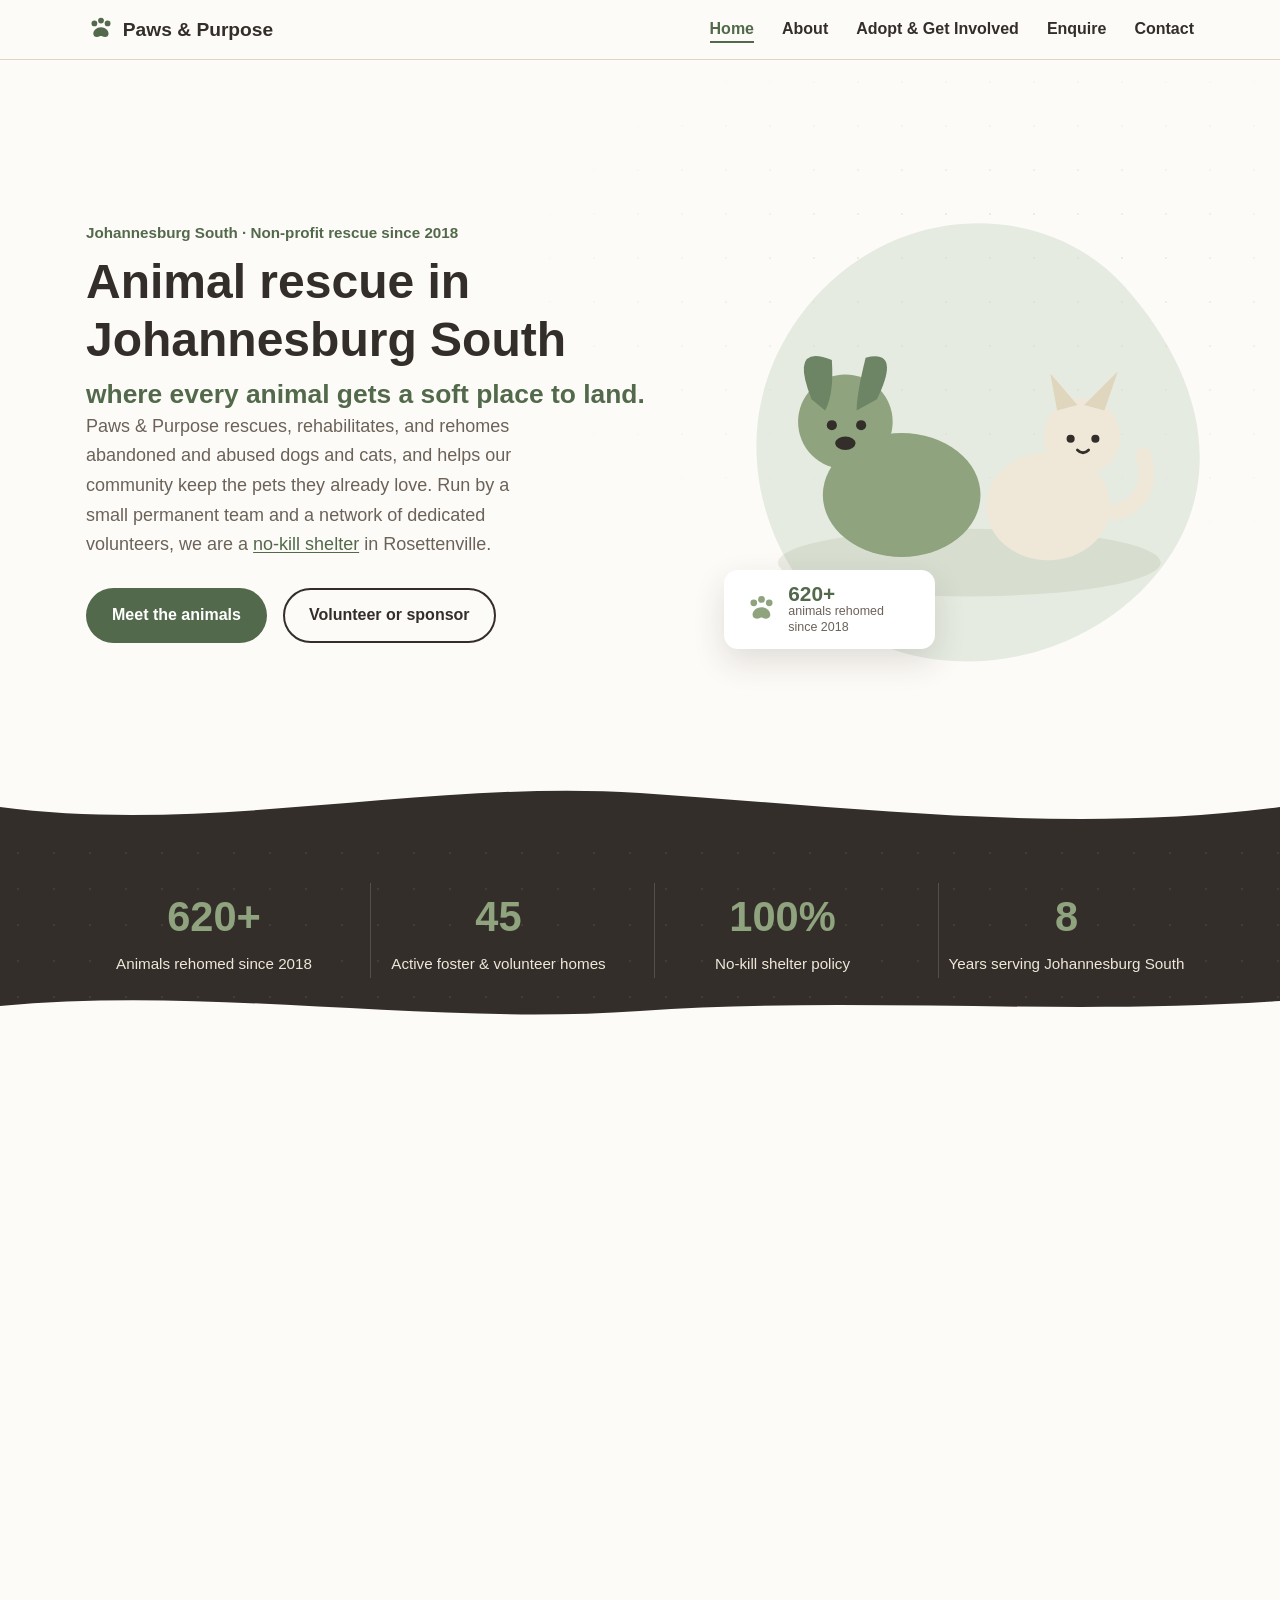
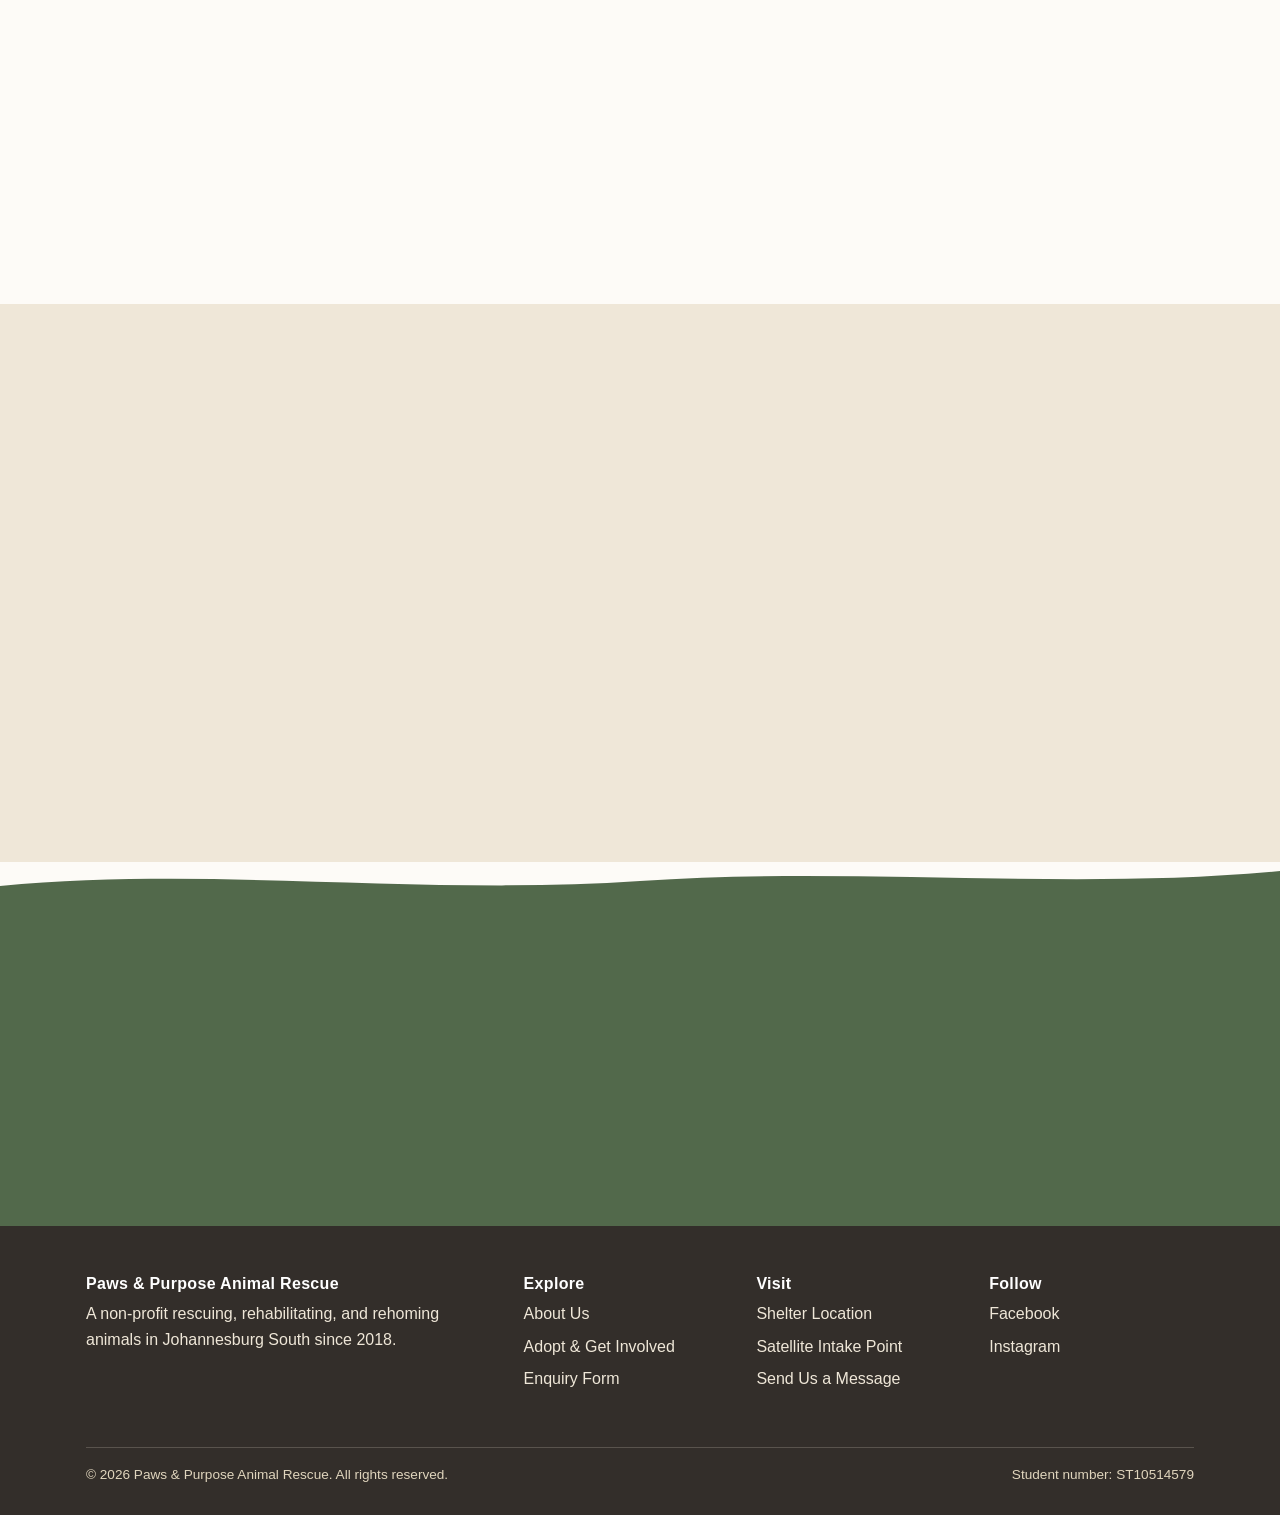
<file: index.html>
<!DOCTYPE html>
<html lang="en">
<head>
  <meta charset="UTF-8" />
  <meta name="viewport" content="width=device-width, initial-scale=1.0" />
  <title>Paws &amp; Purpose | Animal Rescue in Johannesburg South</title>
  <meta name="description" content="Paws &amp; Purpose is a no-kill animal rescue in Johannesburg South. Adopt a rescue dog or cat, volunteer at our shelter, or sponsor an animal today." />
  <meta name="robots" content="index, follow, max-image-preview:large" />
  <meta name="theme-color" content="#8fa37e" />
  <link rel="canonical" href="https://poepart3.netlify.app/" />

  <!-- Open Graph / Twitter: how the page looks when shared on Facebook, WhatsApp, X, LinkedIn -->
  <meta property="og:type" content="website" />
  <meta property="og:site_name" content="Paws &amp; Purpose Animal Rescue" />
  <meta property="og:title" content="Paws &amp; Purpose | Animal Rescue in Johannesburg South" />
  <meta property="og:description" content="Paws &amp; Purpose is a no-kill animal rescue in Johannesburg South. Adopt a rescue dog or cat, volunteer at our shelter, or sponsor an animal today." />
  <meta property="og:url" content="https://poepart3.netlify.app/" />
  <meta property="og:image" content="https://poepart3.netlify.app/images/og-image.png" />
  <meta property="og:image:alt" content="Illustration of a dog and a cat sitting together beside the Paws &amp; Purpose name" />
  <meta property="og:locale" content="en_ZA" />
  <meta name="twitter:card" content="summary_large_image" />
  <meta name="twitter:title" content="Paws &amp; Purpose | Animal Rescue in Johannesburg South" />
  <meta name="twitter:description" content="Paws &amp; Purpose is a no-kill animal rescue in Johannesburg South. Adopt a rescue dog or cat, volunteer at our shelter, or sponsor an animal today." />
  <meta name="twitter:image" content="https://poepart3.netlify.app/images/og-image.png" />

  <link rel="icon" href="images/favicon.svg" type="image/svg+xml" />
  <link rel="apple-touch-icon" href="images/apple-touch-icon.png" />

  <!-- Security: Content Security Policy (also sent as an HTTP header via _headers on Netlify) -->
  <meta http-equiv="Content-Security-Policy" content="default-src 'self'; script-src 'self'; style-src 'self' https://fonts.googleapis.com; font-src https://fonts.gstatic.com; img-src 'self' data: https://tile.openstreetmap.org; connect-src 'self'; object-src 'none'; base-uri 'self'; form-action 'self'" />
  <meta name="referrer" content="strict-origin-when-cross-origin" />

  <!-- Speed: connect to the font host early; display=swap shows text immediately -->
  <link rel="preconnect" href="https://fonts.googleapis.com" />
  <link rel="preconnect" href="https://fonts.gstatic.com" crossorigin />
  <link href="https://fonts.googleapis.com/css2?family=Quicksand:wght@500;600;700&amp;family=Inter:wght@400;500;600;700&amp;display=swap" rel="stylesheet" />

  <link rel="stylesheet" href="css/style.css" />
  <noscript><style>.tablist, .accordion-icon, .js-only { display: none !important; }</style></noscript>
  <script type="application/ld+json">{"@context": "https://schema.org", "@graph": [{"@type": "AnimalShelter", "@id": "https://poepart3.netlify.app/#organization", "name": "Paws & Purpose Animal Rescue", "url": "https://poepart3.netlify.app/", "logo": "https://poepart3.netlify.app/images/apple-touch-icon.png", "image": "https://poepart3.netlify.app/images/og-image.png", "description": "Non-profit animal rescue in Johannesburg South that rescues, rehabilitates and rehomes abandoned and abused dogs and cats.", "foundingDate": "2018", "areaServed": "Johannesburg South, Gauteng, South Africa", "address": {"@type": "PostalAddress", "streetAddress": "12 Rooiberg Road", "addressLocality": "Rosettenville", "addressRegion": "Gauteng", "postalCode": "2190", "addressCountry": "ZA"}, "geo": {"@type": "GeoCoordinates", "latitude": -26.25, "longitude": 28.0583}, "hasMap": "https://www.openstreetmap.org/?mlat=-26.25&mlon=28.0583#map=14/-26.25/28.0583", "openingHoursSpecification": [{"@type": "OpeningHoursSpecification", "dayOfWeek": ["Monday", "Tuesday", "Wednesday", "Thursday", "Friday"], "opens": "09:00", "closes": "17:00"}, {"@type": "OpeningHoursSpecification", "dayOfWeek": "Saturday", "opens": "09:00", "closes": "13:00"}]}, {"@type": "WebSite", "@id": "https://poepart3.netlify.app/#website", "url": "https://poepart3.netlify.app/", "name": "Paws & Purpose Animal Rescue", "inLanguage": "en-ZA", "publisher": {"@id": "https://poepart3.netlify.app/#organization"}}]}</script>
</head>
<body>

  <a class="skip-link" href="#main">Skip to main content</a>

  <!-- ============ HEADER / NAVIGATION ============ -->
  <header class="site-header">
    <div class="container">
      <a href="index.html" class="brand">
        <svg class="brand-mark" viewBox="0 0 24 24" fill="currentColor" aria-hidden="true"><circle cx="7" cy="7" r="2.4"/><circle cx="12.5" cy="4.6" r="2.4"/><circle cx="18" cy="7" r="2.4"/><path d="M12.5 10.2c-3.6 0-6.4 2.6-6.4 5.4 0 1.6 1.2 2.8 2.9 2.8.9 0 1.6-.3 2.4-.6.7-.3 1.4-.3 2.1 0 .8.3 1.5.6 2.4.6 1.7 0 2.9-1.2 2.9-2.8 0-2.8-2.7-5.4-6.3-5.4z"/></svg>
        Paws &amp; Purpose
      </a>

      <button class="nav-toggle" aria-label="Toggle navigation menu" aria-expanded="false" aria-controls="primary-nav">&#9776;</button>

      <nav class="main-nav" id="primary-nav" aria-label="Primary">
        <ul>
          <li><a href="index.html" aria-current="page">Home</a></li>
          <li><a href="about.html">About</a></li>
          <li><a href="services.html">Adopt &amp; Get Involved</a></li>
          <li><a href="enquiry.html">Enquire</a></li>
          <li><a href="contact.html">Contact</a></li>
        </ul>
      </nav>
    </div>
  </header>

  <main id="main" tabindex="-1">

    <!-- ============ HERO ============ -->
    <section class="hero">
      <div class="container">
        <div class="hero-copy">
          <p class="eyebrow">Johannesburg South &middot; Non-profit rescue since 2018</p>
          <h1>Animal rescue in Johannesburg South <span class="h1-sub">where every animal gets a soft place to land.</span></h1>
          <p class="lede">
            Paws &amp; Purpose rescues, rehabilitates, and rehomes abandoned and abused
            dogs and cats, and helps our community keep the pets they already love.
            Run by a small permanent team and a network of dedicated volunteers,
            we are a <a href="about.html">no-kill shelter</a> in Rosettenville.
          </p>
          <div class="hero-actions">
            <a href="services.html#animals" class="btn btn-primary">Meet the animals</a>
            <a href="services.html#involved" class="btn btn-secondary">Volunteer or sponsor</a>
          </div>
        </div>

        <div class="hero-art">
          <svg class="blob" viewBox="0 0 400 400" aria-hidden="true">
            <path fill="#e6ebe1" d="M320 75C360 120 385 175 375 230C365 285 320 330 265 350C210 370 145 365 100 330C55 295 30 230 40 170C50 110 95 55 155 35C215 15 280 30 320 75Z"/>
          </svg>
          <!-- Original SVG illustration — signature element for the brand -->
          <svg class="illustration" viewBox="0 0 400 340" xmlns="http://www.w3.org/2000/svg" role="img" aria-label="Illustration of a dog and cat sitting together">
            <ellipse cx="200" cy="290" rx="170" ry="30" fill="#8fa37e" opacity="0.18"/>
            <!-- dog -->
            <ellipse cx="140" cy="230" rx="70" ry="55" fill="#8fa37e"/>
            <circle cx="90" cy="165" r="42" fill="#8fa37e"/>
            <path d="M60 145 Q40 95 78 110 Q80 140 72 155 Z" fill="#6d8564"/>
            <path d="M118 145 Q140 100 108 108 Q100 140 100 155 Z" fill="#6d8564"/>
            <circle cx="78" cy="168" r="4.5" fill="#332e2a"/>
            <circle cx="104" cy="168" r="4.5" fill="#332e2a"/>
            <ellipse cx="90" cy="184" rx="9" ry="6" fill="#332e2a"/>
            <!-- cat -->
            <ellipse cx="270" cy="240" rx="55" ry="48" fill="#efe7d8"/>
            <circle cx="300" cy="178" r="34" fill="#efe7d8"/>
            <path d="M278 155 L272 122 L296 150 Z" fill="#e0d5bd"/>
            <path d="M320 155 L332 120 L302 150 Z" fill="#e0d5bd"/>
            <circle cx="290" cy="180" r="3.6" fill="#332e2a"/>
            <circle cx="312" cy="180" r="3.6" fill="#332e2a"/>
            <path d="M296 190 Q301 195 306 190" stroke="#332e2a" stroke-width="2.4" fill="none" stroke-linecap="round"/>
            <path d="M330 245 Q365 235 355 195" stroke="#efe7d8" stroke-width="14" fill="none" stroke-linecap="round"/>
          </svg>

          <div class="hero-badge">
            <svg class="paw" viewBox="0 0 24 24" fill="currentColor" aria-hidden="true">
              <circle cx="7" cy="7" r="2.4"/><circle cx="12.5" cy="4.6" r="2.4"/><circle cx="18" cy="7" r="2.4"/>
              <path d="M12.5 10.2c-3.6 0-6.4 2.6-6.4 5.4 0 1.6 1.2 2.8 2.9 2.8.9 0 1.6-.3 2.4-.6.7-.3 1.4-.3 2.1 0 .8.3 1.5.6 2.4.6 1.7 0 2.9-1.2 2.9-2.8 0-2.8-2.7-5.4-6.3-5.4z"/>
            </svg>
            <span><strong>620+</strong>animals rehomed since 2018</span>
          </div>
        </div>
      </div>

      <svg class="wave-divider" viewBox="0 0 1440 60" preserveAspectRatio="none" aria-hidden="true">
        <path fill="#332e2a" d="M0 30C240 60 480 0 720 15C960 30 1200 60 1440 30V60H0V30Z"/>
      </svg>
    </section>

    <!-- ============ IMPACT STATS ============ -->
    <section class="stat-strip">
      <div class="container">
        <div class="grid grid--4">
          <div>
            <span class="stat-number" data-count="620" data-suffix="+">620+</span>
            <span class="stat-label">Animals rehomed since 2018</span>
          </div>
          <div>
            <span class="stat-number" data-count="45">45</span>
            <span class="stat-label">Active foster &amp; volunteer homes</span>
          </div>
          <div>
            <span class="stat-number" data-count="100" data-suffix="%">100%</span>
            <span class="stat-label">No-kill shelter policy</span>
          </div>
          <div>
            <span class="stat-number" data-count="8">8</span>
            <span class="stat-label">Years serving Johannesburg South</span>
          </div>
        </div>
      </div>
      <svg class="wave-divider" viewBox="0 0 1440 40" preserveAspectRatio="none" aria-hidden="true">
        <path fill="#fdfbf7" d="M0 20C240 0 480 40 720 25C960 10 1200 30 1440 15V40H0V20Z"/>
      </svg>
    </section>

    <!-- ============ FEATURED ANIMALS ============ -->
    <section>
      <div class="container">
        <div class="section-head">
          <p class="eyebrow">Ready &amp; Waiting</p>
          <h2>A few faces looking for a home</h2>
          <p>These three are ready to meet their people this week. See every adoptable dog and cat, search by breed or age, and read about our adoption process on the <a href="services.html">Adopt &amp; Get Involved page</a>.</p>
        </div>

        <div class="grid">
          <article class="animal-card">
            <div class="animal-photo bg-sage">
              <svg viewBox="0 0 100 100" aria-hidden="true">
                <circle cx="50" cy="55" r="30" fill="#8fa37e"/>
                <path d="M26 40 Q18 15 38 25 Q40 42 34 48 Z" fill="#6d8564"/>
                <path d="M74 40 Q82 15 62 25 Q60 42 66 48 Z" fill="#6d8564"/>
                <circle cx="40" cy="52" r="3.2" fill="#332e2a"/>
                <circle cx="60" cy="52" r="3.2" fill="#332e2a"/>
                <ellipse cx="50" cy="64" rx="6" ry="4" fill="#332e2a"/>
              </svg>
            </div>
            <div class="animal-card-body">
              <h3>Buddy <span class="tag">Dog</span></h3>
              <p class="animal-meta">Cross-breed &middot; 2 years &middot; Great with kids</p>
              <p>Buddy is a gentle, food-motivated boy who loves long walks and short naps in the sun.</p>
              <a class="btn btn-secondary btn-small" href="services.html?animal=buddy">Meet Buddy<span class="visually-hidden"> &ndash; view profile</span></a>
            </div>
          </article>

          <article class="animal-card">
            <div class="animal-photo bg-sand">
              <svg viewBox="0 0 100 100" aria-hidden="true">
                <circle cx="50" cy="56" r="26" fill="#efe7d8" stroke="#e0d5bd" stroke-width="2"/>
                <path d="M32 38 L26 18 L42 34 Z" fill="#e0d5bd"/>
                <path d="M68 38 L74 18 L58 34 Z" fill="#e0d5bd"/>
                <circle cx="42" cy="54" r="3" fill="#332e2a"/>
                <circle cx="58" cy="54" r="3" fill="#332e2a"/>
                <path d="M45 62 Q50 66 55 62" stroke="#332e2a" stroke-width="2" fill="none" stroke-linecap="round"/>
              </svg>
            </div>
            <div class="animal-card-body">
              <h3>Miso <span class="tag">Cat</span></h3>
              <p class="animal-meta">Domestic shorthair &middot; 1 year &middot; Independent</p>
              <p>Miso is a curious, quiet companion best suited to a calm home with a sunny windowsill.</p>
              <a class="btn btn-secondary btn-small" href="services.html?animal=miso">Meet Miso<span class="visually-hidden"> &ndash; view profile</span></a>
            </div>
          </article>

          <article class="animal-card">
            <div class="animal-photo bg-sage">
              <svg viewBox="0 0 100 100" aria-hidden="true">
                <circle cx="50" cy="55" r="28" fill="#6d8564"/>
                <path d="M28 42 Q22 20 40 28 Q40 44 36 50 Z" fill="#332e2a" opacity="0.3"/>
                <path d="M72 42 Q78 20 60 28 Q60 44 64 50 Z" fill="#332e2a" opacity="0.3"/>
                <circle cx="41" cy="52" r="3" fill="#332e2a"/>
                <circle cx="59" cy="52" r="3" fill="#332e2a"/>
                <ellipse cx="50" cy="63" rx="5.5" ry="3.6" fill="#332e2a"/>
              </svg>
            </div>
            <div class="animal-card-body">
              <h3>Nala <span class="tag">Dog</span></h3>
              <p class="animal-meta">Boerboel cross &middot; 4 years &middot; Loyal &amp; calm</p>
              <p>Nala is a steady, affectionate senior girl looking for a quiet home to settle into.</p>
              <a class="btn btn-secondary btn-small" href="services.html?animal=nala">Meet Nala<span class="visually-hidden"> &ndash; view profile</span></a>
            </div>
          </article>
        </div>
      </div>
    </section>


    <!-- ============ WAYS TO HELP (internal links) ============ -->
    <section class="section-alt">
      <div class="container">
        <div class="section-head">
          <p class="eyebrow">Get Involved</p>
          <h2>Three ways to help rescue animals in Johannesburg</h2>
          <p>You don&rsquo;t have to adopt to make a difference. Every volunteer hour and every monthly rand goes straight to the animals in our care.</p>
        </div>
        <div class="grid">
          <div class="panel">
            <h3>Adopt a dog or cat</h3>
            <p>Browse our <a href="services.html#animals">rescue dogs and cats</a>, then start an <a href="enquiry.html?type=adopt">adoption enquiry</a>.</p>
          </div>
          <div class="panel panel--sand">
            <h3>Volunteer at the shelter</h3>
            <p>Walk dogs, foster, or help at events. <a href="services.html#volunteer">See volunteer roles</a> and <a href="enquiry.html?type=volunteer">sign up</a>.</p>
          </div>
          <div class="panel">
            <h3>Sponsor an animal</h3>
            <p>From R100 a month you can cover food and vet care. <a href="services.html#sponsor">Compare sponsorship levels</a>.</p>
          </div>
        </div>
      </div>
    </section>

    <!-- ============ CTA STRIP ============ -->
    <section class="cta-strip">
      <svg class="wave-divider" viewBox="0 0 1440 40" preserveAspectRatio="none" aria-hidden="true">
        <path fill="#fdfbf7" d="M0 25C240 5 480 35 720 20C960 5 1200 30 1440 10V0H0V25Z"/>
      </svg>
      <div class="container">
        <h2>You can reach our enquiry form in two clicks, from anywhere on the site.</h2>
        <p>Whether you want to adopt, foster, volunteer, or become a monthly sponsor, one form covers it all. Prefer to talk? <a class="cta-link" href="contact.html">Find us on the map</a>.</p>
        <a href="enquiry.html" class="btn btn-outline">Start an enquiry</a>
      </div>
    </section>

  </main>

  <!-- ============ FOOTER ============ -->
  <footer class="site-footer">
    <div class="container">
      <div class="footer-grid">
        <div>
          <h2 class="footer-heading">Paws &amp; Purpose Animal Rescue</h2>
          <p class="footer-blurb">A non-profit rescuing, rehabilitating, and rehoming animals in Johannesburg South since 2018.</p>
        </div>
        <div>
          <h2 class="footer-heading">Explore</h2>
          <ul>
            <li><a href="about.html">About Us</a></li>
            <li><a href="services.html">Adopt &amp; Get Involved</a></li>
            <li><a href="enquiry.html">Enquiry Form</a></li>
          </ul>
        </div>
        <div>
          <h2 class="footer-heading">Visit</h2>
          <ul>
            <li><a href="contact.html#find-us">Shelter Location</a></li>
            <li><a href="contact.html#find-us">Satellite Intake Point</a></li>
            <li><a href="contact.html#message">Send Us a Message</a></li>
          </ul>
        </div>
        <div>
          <h2 class="footer-heading">Follow</h2>
          <ul>
            <li><a href="https://facebook.com" target="_blank" rel="noopener noreferrer">Facebook<span class="visually-hidden"> (opens in a new tab)</span></a></li>
            <li><a href="https://instagram.com" target="_blank" rel="noopener noreferrer">Instagram<span class="visually-hidden"> (opens in a new tab)</span></a></li>
          </ul>
        </div>
      </div>
      <div class="footer-bottom">
        <span>&copy; <span data-year>2026</span> Paws &amp; Purpose Animal Rescue. All rights reserved.</span>
        <span>Student number: ST10514579</span>
      </div>
    </div>
  </footer>

  <script src="js/script.js" defer></script>
</body>
</html>
</file>
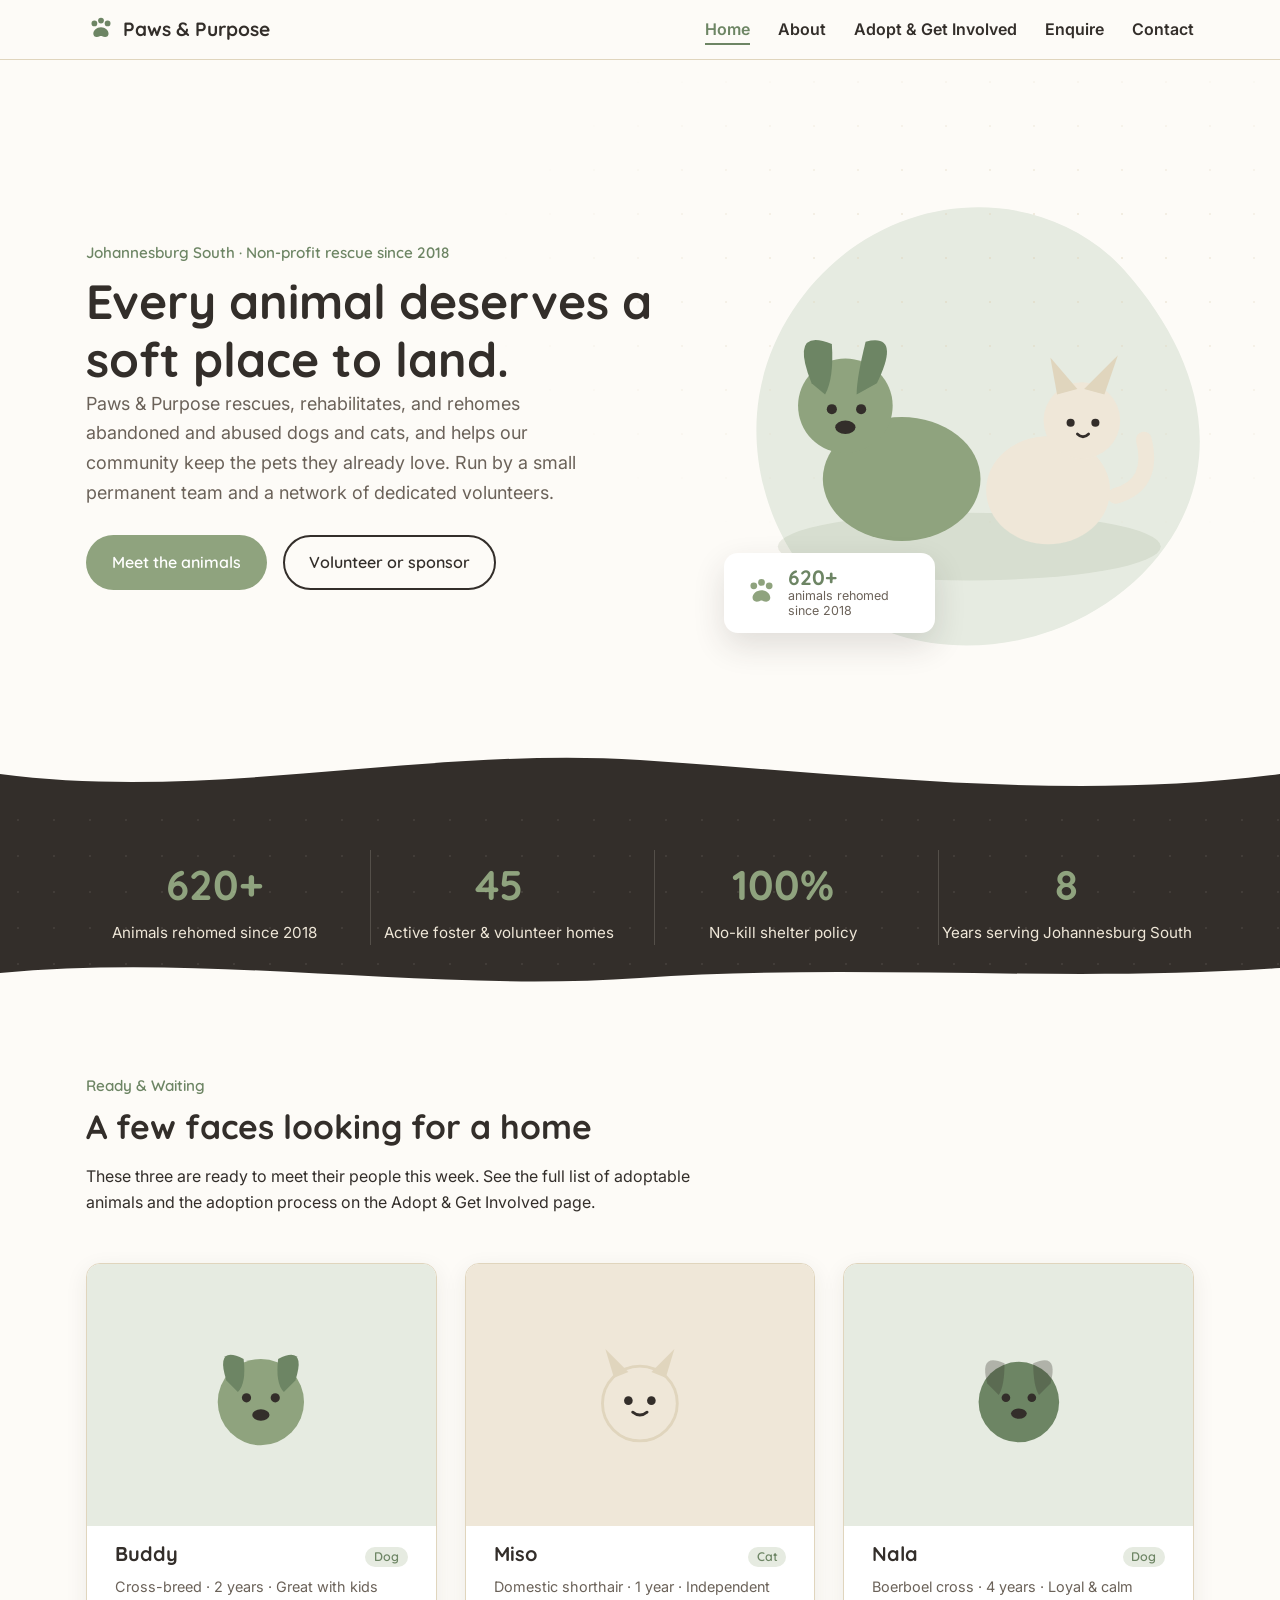
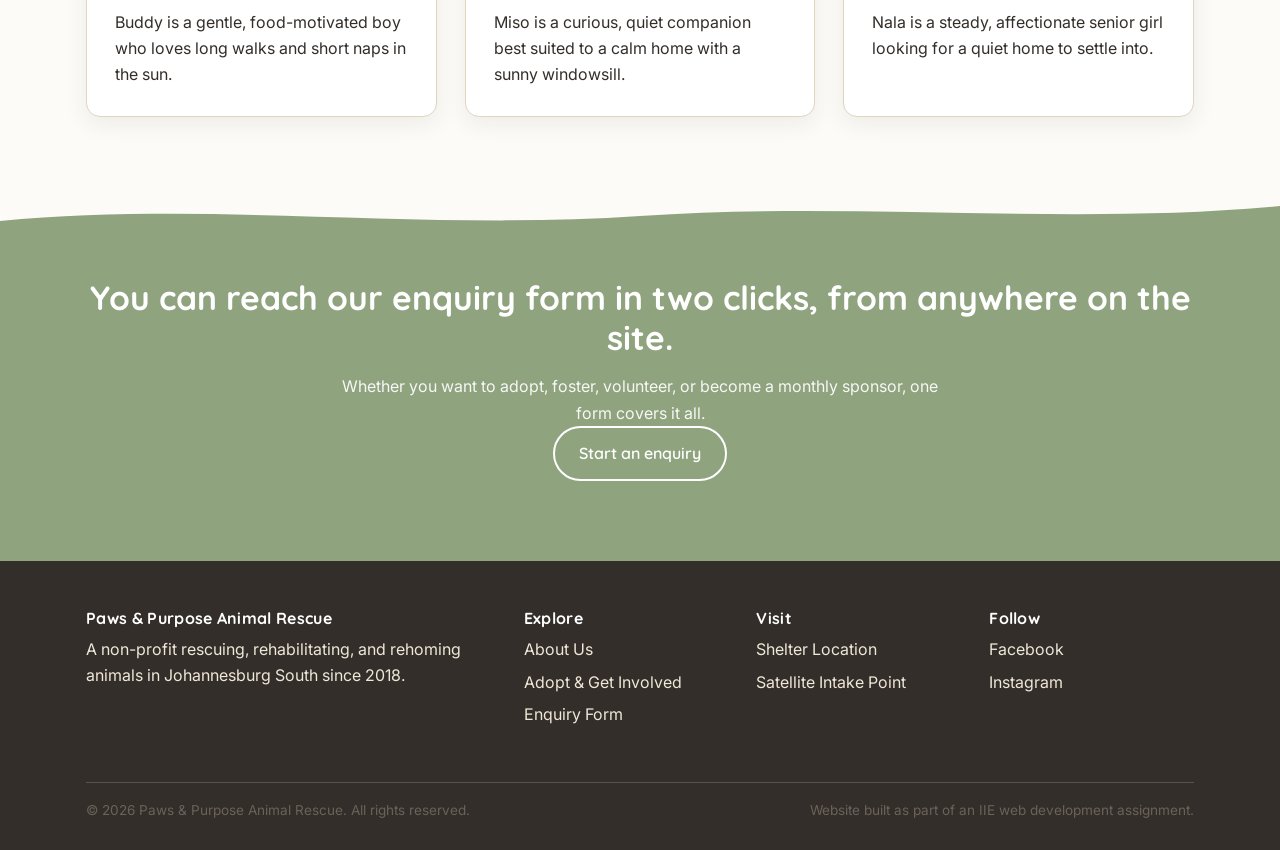
<file: paws-purpose-rescue/paws-purpose-rescue/index.html>
<!DOCTYPE html>
<html lang="en">
<head>
  <meta charset="UTF-8" />
  <meta name="viewport" content="width=device-width, initial-scale=1.0" />
  <title>Paws &amp; Purpose Animal Rescue | Johannesburg South</title>
  <meta name="description" content="Paws & Purpose rescues, rehabilitates, and rehomes abandoned and abused dogs and cats in Johannesburg South. Adopt, volunteer, or sponsor today." />

  <!-- Google Fonts: Quicksand (display) + Inter (body) -->
  <link rel="preconnect" href="https://fonts.googleapis.com">
  <link href="https://fonts.googleapis.com/css2?family=Quicksand:wght@500;600;700&family=Inter:wght@400;500;600;700&display=swap" rel="stylesheet">

  <link rel="stylesheet" href="css/style.css" />
</head>
<body>

  <!-- ============ HEADER / NAVIGATION ============ -->
  <header class="site-header">
    <div class="container">
      <a href="index.html" class="brand">
        <svg class="brand-mark" viewBox="0 0 24 24" fill="currentColor" aria-hidden="true">
          <circle cx="7" cy="7" r="2.4"/><circle cx="12.5" cy="4.6" r="2.4"/><circle cx="18" cy="7" r="2.4"/>
          <path d="M12.5 10.2c-3.6 0-6.4 2.6-6.4 5.4 0 1.6 1.2 2.8 2.9 2.8.9 0 1.6-.3 2.4-.6.7-.3 1.4-.3 2.1 0 .8.3 1.5.6 2.4.6 1.7 0 2.9-1.2 2.9-2.8 0-2.8-2.7-5.4-6.3-5.4z"/>
        </svg>
        Paws &amp; Purpose
      </a>

      <button class="nav-toggle" aria-label="Toggle navigation menu" aria-expanded="false">&#9776;</button>

      <nav class="main-nav" aria-label="Primary">
        <ul>
          <li><a href="index.html" aria-current="page">Home</a></li>
          <li><a href="about.html">About</a></li>
          <li><a href="services.html">Adopt &amp; Get Involved</a></li>
          <li><a href="enquiry.html">Enquire</a></li>
          <li><a href="contact.html">Contact</a></li>
        </ul>
      </nav>
    </div>
  </header>

  <main>

    <!-- ============ HERO ============ -->
    <section class="hero">
      <div class="container">
        <div class="hero-copy">
          <p class="eyebrow">Johannesburg South &middot; Non-profit rescue since 2018</p>
          <h1>Every animal deserves a soft place to land.</h1>
          <p class="lede">
            Paws &amp; Purpose rescues, rehabilitates, and rehomes abandoned and abused
            dogs and cats, and helps our community keep the pets they already love.
            Run by a small permanent team and a network of dedicated volunteers.
          </p>
          <div class="hero-actions">
            <a href="services.html#animals" class="btn btn-primary">Meet the animals</a>
            <a href="enquiry.html" class="btn btn-secondary">Volunteer or sponsor</a>
          </div>
        </div>

        <div class="hero-art">
          <svg class="blob" viewBox="0 0 400 400" aria-hidden="true">
            <path fill="#e6ebe1" d="M320 75C360 120 385 175 375 230C365 285 320 330 265 350C210 370 145 365 100 330C55 295 30 230 40 170C50 110 95 55 155 35C215 15 280 30 320 75Z"/>
          </svg>
          <!-- Original SVG illustration — signature element for the brand -->
          <svg class="illustration" viewBox="0 0 400 340" xmlns="http://www.w3.org/2000/svg" role="img" aria-label="Illustration of a dog and cat sitting together">
            <ellipse cx="200" cy="290" rx="170" ry="30" fill="#8fa37e" opacity="0.18"/>
            <!-- dog -->
            <ellipse cx="140" cy="230" rx="70" ry="55" fill="#8fa37e"/>
            <circle cx="90" cy="165" r="42" fill="#8fa37e"/>
            <path d="M60 145 Q40 95 78 110 Q80 140 72 155 Z" fill="#6d8564"/>
            <path d="M118 145 Q140 100 108 108 Q100 140 100 155 Z" fill="#6d8564"/>
            <circle cx="78" cy="168" r="4.5" fill="#332e2a"/>
            <circle cx="104" cy="168" r="4.5" fill="#332e2a"/>
            <ellipse cx="90" cy="184" rx="9" ry="6" fill="#332e2a"/>
            <!-- cat -->
            <ellipse cx="270" cy="240" rx="55" ry="48" fill="#efe7d8"/>
            <circle cx="300" cy="178" r="34" fill="#efe7d8"/>
            <path d="M278 155 L272 122 L296 150 Z" fill="#e0d5bd"/>
            <path d="M320 155 L332 120 L302 150 Z" fill="#e0d5bd"/>
            <circle cx="290" cy="180" r="3.6" fill="#332e2a"/>
            <circle cx="312" cy="180" r="3.6" fill="#332e2a"/>
            <path d="M296 190 Q301 195 306 190" stroke="#332e2a" stroke-width="2.4" fill="none" stroke-linecap="round"/>
            <path d="M330 245 Q365 235 355 195" stroke="#efe7d8" stroke-width="14" fill="none" stroke-linecap="round"/>
          </svg>

          <div class="hero-badge">
            <svg class="paw" viewBox="0 0 24 24" fill="currentColor" aria-hidden="true">
              <circle cx="7" cy="7" r="2.4"/><circle cx="12.5" cy="4.6" r="2.4"/><circle cx="18" cy="7" r="2.4"/>
              <path d="M12.5 10.2c-3.6 0-6.4 2.6-6.4 5.4 0 1.6 1.2 2.8 2.9 2.8.9 0 1.6-.3 2.4-.6.7-.3 1.4-.3 2.1 0 .8.3 1.5.6 2.4.6 1.7 0 2.9-1.2 2.9-2.8 0-2.8-2.7-5.4-6.3-5.4z"/>
            </svg>
            <span><strong>620+</strong>animals rehomed since 2018</span>
          </div>
        </div>
      </div>

      <svg class="wave-divider" viewBox="0 0 1440 60" preserveAspectRatio="none" aria-hidden="true">
        <path fill="#332e2a" d="M0 30C240 60 480 0 720 15C960 30 1200 60 1440 30V60H0V30Z"/>
      </svg>
    </section>

    <!-- ============ IMPACT STATS ============ -->
    <section class="stat-strip">
      <div class="container">
        <div class="grid grid--4">
          <div>
            <span class="stat-number">620+</span>
            <span class="stat-label">Animals rehomed since 2018</span>
          </div>
          <div>
            <span class="stat-number">45</span>
            <span class="stat-label">Active foster &amp; volunteer homes</span>
          </div>
          <div>
            <span class="stat-number">100%</span>
            <span class="stat-label">No-kill shelter policy</span>
          </div>
          <div>
            <span class="stat-number">8</span>
            <span class="stat-label">Years serving Johannesburg South</span>
          </div>
        </div>
      </div>
      <svg class="wave-divider" viewBox="0 0 1440 40" preserveAspectRatio="none" aria-hidden="true">
        <path fill="#fdfbf7" d="M0 20C240 0 480 40 720 25C960 10 1200 30 1440 15V40H0V20Z"/>
      </svg>
    </section>

    <!-- ============ FEATURED ANIMALS ============ -->
    <section>
      <div class="container">
        <div class="section-head">
          <p class="eyebrow">Ready &amp; Waiting</p>
          <h2>A few faces looking for a home</h2>
          <p>These three are ready to meet their people this week. See the full list of adoptable animals and the adoption process on the Adopt &amp; Get Involved page.</p>
        </div>

        <div class="grid">
          <article class="animal-card">
            <div class="animal-photo" style="background:#e6ebe1;">
              <svg viewBox="0 0 100 100" aria-hidden="true">
                <circle cx="50" cy="55" r="30" fill="#8fa37e"/>
                <path d="M26 40 Q18 15 38 25 Q40 42 34 48 Z" fill="#6d8564"/>
                <path d="M74 40 Q82 15 62 25 Q60 42 66 48 Z" fill="#6d8564"/>
                <circle cx="40" cy="52" r="3.2" fill="#332e2a"/>
                <circle cx="60" cy="52" r="3.2" fill="#332e2a"/>
                <ellipse cx="50" cy="64" rx="6" ry="4" fill="#332e2a"/>
              </svg>
            </div>
            <div class="animal-card-body">
              <h3>Buddy <span class="tag">Dog</span></h3>
              <p class="animal-meta">Cross-breed &middot; 2 years &middot; Great with kids</p>
              <p>Buddy is a gentle, food-motivated boy who loves long walks and short naps in the sun.</p>
            </div>
          </article>

          <article class="animal-card">
            <div class="animal-photo" style="background:#efe7d8;">
              <svg viewBox="0 0 100 100" aria-hidden="true">
                <circle cx="50" cy="56" r="26" fill="#efe7d8" stroke="#e0d5bd" stroke-width="2"/>
                <path d="M32 38 L26 18 L42 34 Z" fill="#e0d5bd"/>
                <path d="M68 38 L74 18 L58 34 Z" fill="#e0d5bd"/>
                <circle cx="42" cy="54" r="3" fill="#332e2a"/>
                <circle cx="58" cy="54" r="3" fill="#332e2a"/>
                <path d="M45 62 Q50 66 55 62" stroke="#332e2a" stroke-width="2" fill="none" stroke-linecap="round"/>
              </svg>
            </div>
            <div class="animal-card-body">
              <h3>Miso <span class="tag">Cat</span></h3>
              <p class="animal-meta">Domestic shorthair &middot; 1 year &middot; Independent</p>
              <p>Miso is a curious, quiet companion best suited to a calm home with a sunny windowsill.</p>
            </div>
          </article>

          <article class="animal-card">
            <div class="animal-photo" style="background:#e6ebe1;">
              <svg viewBox="0 0 100 100" aria-hidden="true">
                <circle cx="50" cy="55" r="28" fill="#6d8564"/>
                <path d="M28 42 Q22 20 40 28 Q40 44 36 50 Z" fill="#332e2a" opacity="0.3"/>
                <path d="M72 42 Q78 20 60 28 Q60 44 64 50 Z" fill="#332e2a" opacity="0.3"/>
                <circle cx="41" cy="52" r="3" fill="#332e2a"/>
                <circle cx="59" cy="52" r="3" fill="#332e2a"/>
                <ellipse cx="50" cy="63" rx="5.5" ry="3.6" fill="#332e2a"/>
              </svg>
            </div>
            <div class="animal-card-body">
              <h3>Nala <span class="tag">Dog</span></h3>
              <p class="animal-meta">Boerboel cross &middot; 4 years &middot; Loyal &amp; calm</p>
              <p>Nala is a steady, affectionate senior girl looking for a quiet home to settle into.</p>
            </div>
          </article>
        </div>
      </div>
    </section>

    <!-- ============ CTA STRIP ============ -->
    <section class="cta-strip">
      <svg class="wave-divider" viewBox="0 0 1440 40" preserveAspectRatio="none" aria-hidden="true">
        <path fill="#fdfbf7" d="M0 25C240 5 480 35 720 20C960 5 1200 30 1440 10V0H0V25Z"/>
      </svg>
      <div class="container">
        <h2>You can reach our enquiry form in two clicks, from anywhere on the site.</h2>
        <p>Whether you want to adopt, foster, volunteer, or become a monthly sponsor, one form covers it all.</p>
        <a href="enquiry.html" class="btn btn-outline">Start an enquiry</a>
      </div>
    </section>

  </main>

  <!-- ============ FOOTER ============ -->
  <footer class="site-footer">
    <div class="container">
      <div class="footer-grid">
        <div>
          <h4>Paws &amp; Purpose Animal Rescue</h4>
          <p style="color:#efe7d8;">A non-profit rescuing, rehabilitating, and rehoming animals in Johannesburg South since 2018.</p>
        </div>
        <div>
          <h4>Explore</h4>
          <ul>
            <li><a href="about.html">About Us</a></li>
            <li><a href="services.html">Adopt &amp; Get Involved</a></li>
            <li><a href="enquiry.html">Enquiry Form</a></li>
          </ul>
        </div>
        <div>
          <h4>Visit</h4>
          <ul>
            <li><a href="contact.html">Shelter Location</a></li>
            <li><a href="contact.html">Satellite Intake Point</a></li>
          </ul>
        </div>
        <div>
          <h4>Follow</h4>
          <ul>
            <li><a href="https://facebook.com" target="_blank" rel="noopener">Facebook</a></li>
            <li><a href="https://instagram.com" target="_blank" rel="noopener">Instagram</a></li>
          </ul>
        </div>
      </div>
      <div class="footer-bottom">
        <span>&copy; 2026 Paws &amp; Purpose Animal Rescue. All rights reserved.</span>
        <span>Website built as part of an IIE web development assignment.</span>
      </div>
    </div>
  </footer>

  <script src="js/script.js"></script>
</body>
</html>
</file>
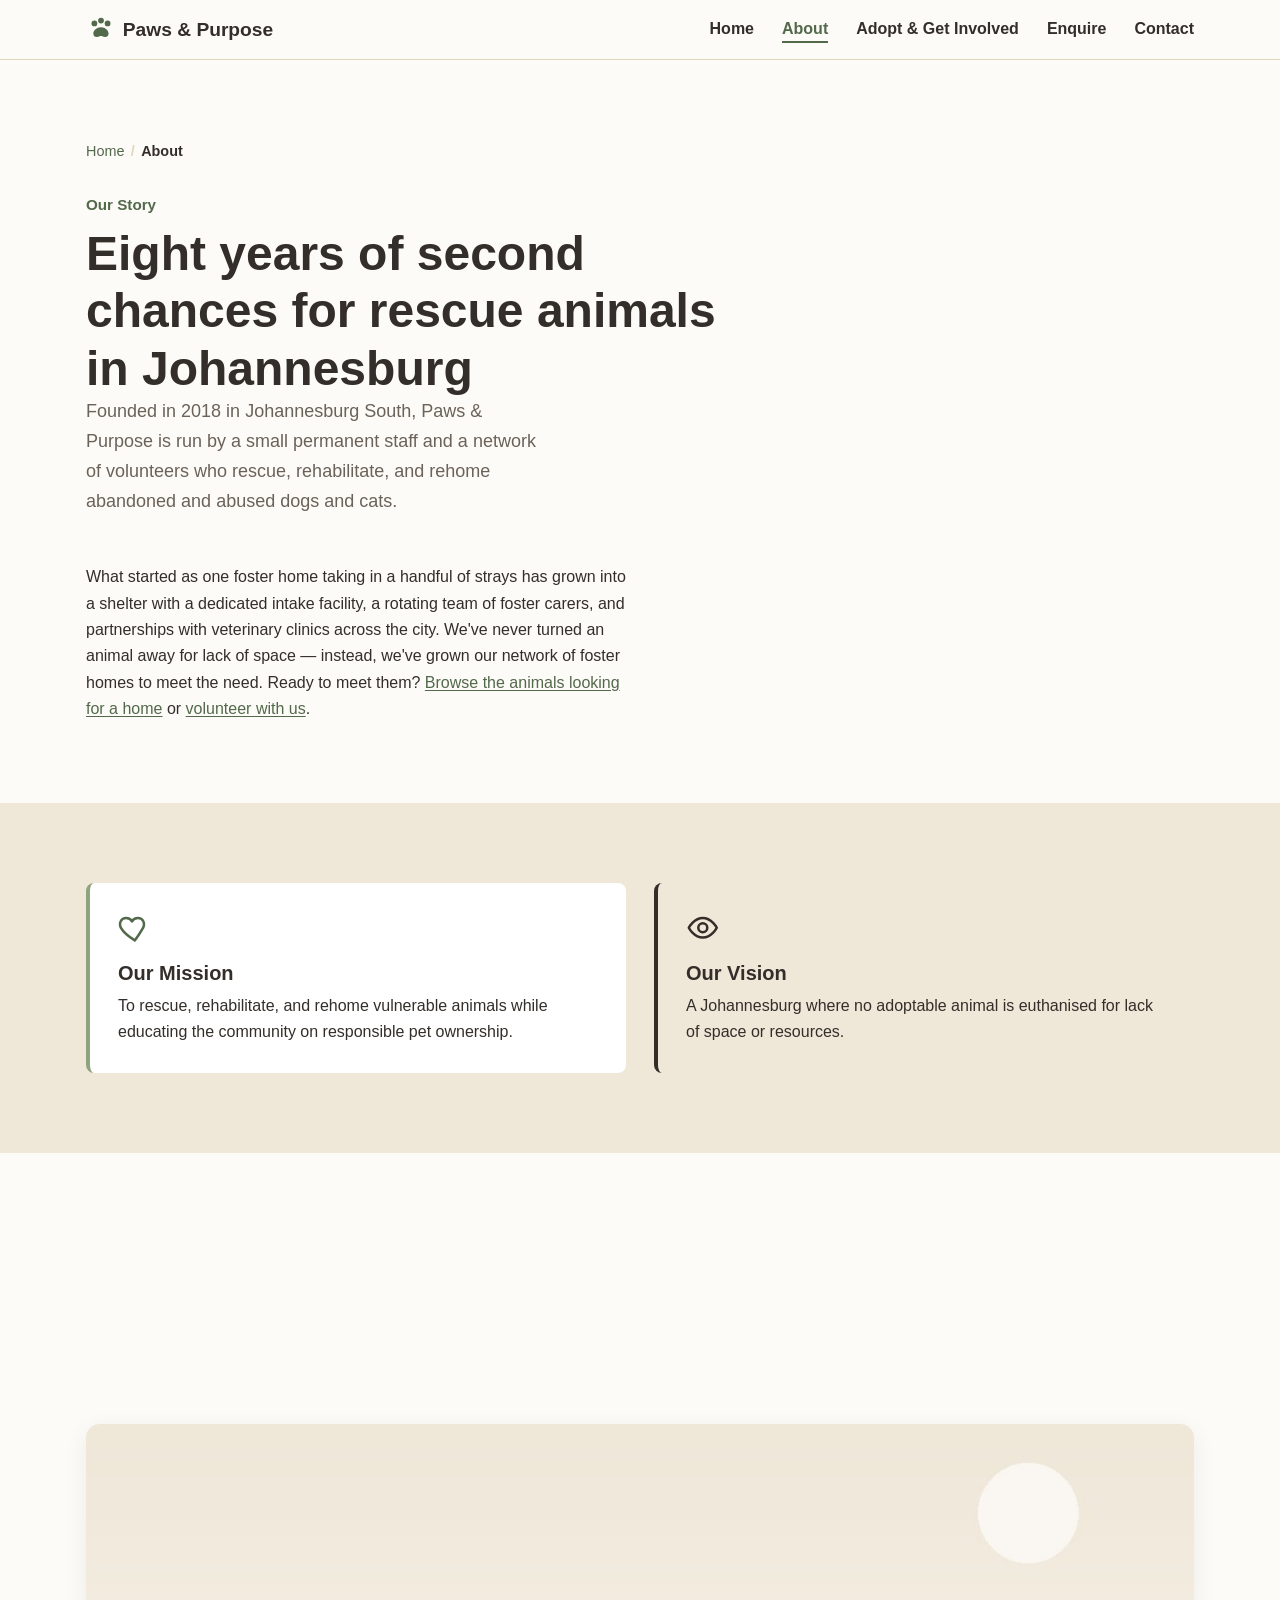
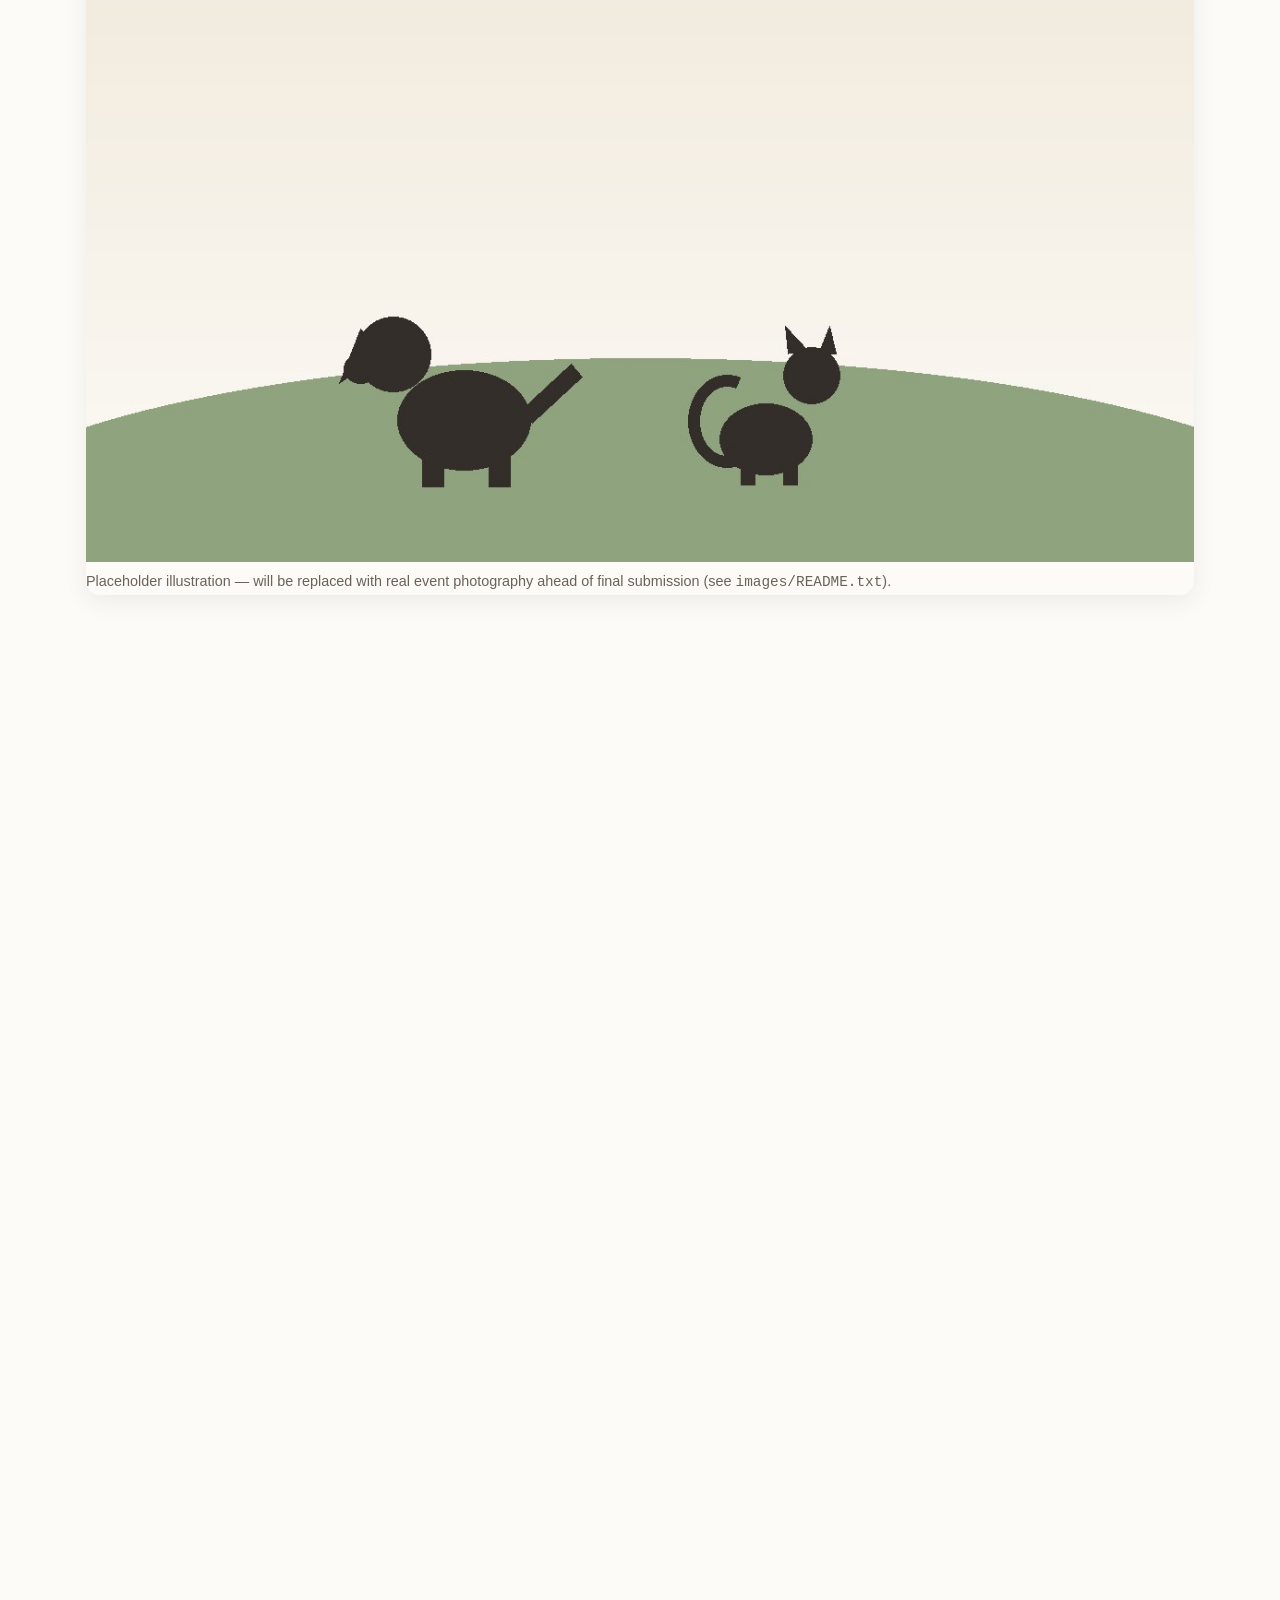
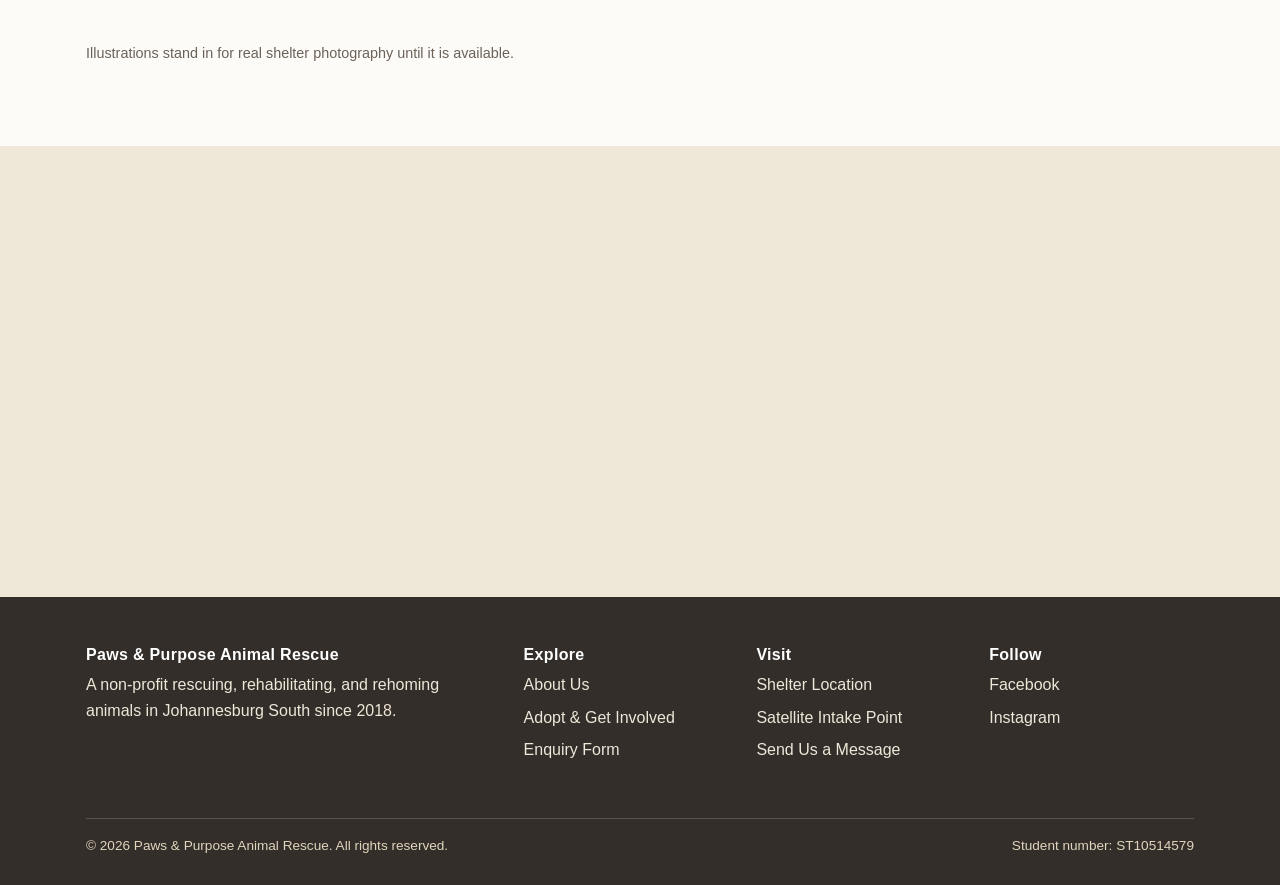
<file: about.html>
<!DOCTYPE html>
<html lang="en">
<head>
  <meta charset="UTF-8" />
  <meta name="viewport" content="width=device-width, initial-scale=1.0" />
  <title>About Us | Paws &amp; Purpose Animal Rescue Johannesburg</title>
  <meta name="description" content="Meet the team behind Paws &amp; Purpose, a Johannesburg South animal rescue that has rehomed 620+ dogs and cats since 2018. Our story, mission and gallery." />
  <meta name="robots" content="index, follow, max-image-preview:large" />
  <meta name="theme-color" content="#8fa37e" />
  <link rel="canonical" href="https://poepart3.netlify.app/about.html" />

  <!-- Open Graph / Twitter: how the page looks when shared on Facebook, WhatsApp, X, LinkedIn -->
  <meta property="og:type" content="website" />
  <meta property="og:site_name" content="Paws &amp; Purpose Animal Rescue" />
  <meta property="og:title" content="About Us | Paws &amp; Purpose Animal Rescue Johannesburg" />
  <meta property="og:description" content="Meet the team behind Paws &amp; Purpose, a Johannesburg South animal rescue that has rehomed 620+ dogs and cats since 2018. Our story, mission and gallery." />
  <meta property="og:url" content="https://poepart3.netlify.app/about.html" />
  <meta property="og:image" content="https://poepart3.netlify.app/images/og-image.png" />
  <meta property="og:image:alt" content="Illustration of a dog and a cat sitting together beside the Paws &amp; Purpose name" />
  <meta property="og:locale" content="en_ZA" />
  <meta name="twitter:card" content="summary_large_image" />
  <meta name="twitter:title" content="About Us | Paws &amp; Purpose Animal Rescue Johannesburg" />
  <meta name="twitter:description" content="Meet the team behind Paws &amp; Purpose, a Johannesburg South animal rescue that has rehomed 620+ dogs and cats since 2018. Our story, mission and gallery." />
  <meta name="twitter:image" content="https://poepart3.netlify.app/images/og-image.png" />

  <link rel="icon" href="images/favicon.svg" type="image/svg+xml" />
  <link rel="apple-touch-icon" href="images/apple-touch-icon.png" />

  <!-- Security: Content Security Policy (also sent as an HTTP header via _headers on Netlify) -->
  <meta http-equiv="Content-Security-Policy" content="default-src 'self'; script-src 'self'; style-src 'self' https://fonts.googleapis.com; font-src https://fonts.gstatic.com; img-src 'self' data: https://tile.openstreetmap.org; connect-src 'self'; object-src 'none'; base-uri 'self'; form-action 'self'" />
  <meta name="referrer" content="strict-origin-when-cross-origin" />

  <!-- Speed: connect to the font host early; display=swap shows text immediately -->
  <link rel="preconnect" href="https://fonts.googleapis.com" />
  <link rel="preconnect" href="https://fonts.gstatic.com" crossorigin />
  <link href="https://fonts.googleapis.com/css2?family=Quicksand:wght@500;600;700&amp;family=Inter:wght@400;500;600;700&amp;display=swap" rel="stylesheet" />

  <link rel="stylesheet" href="css/style.css" />
  <noscript><style>.tablist, .accordion-icon, .js-only { display: none !important; }</style></noscript>
  <script type="application/ld+json">{"@context": "https://schema.org", "@type": "BreadcrumbList", "itemListElement": [{"@type": "ListItem", "position": 1, "name": "Home", "item": "https://poepart3.netlify.app/"}, {"@type": "ListItem", "position": 2, "name": "About", "item": "https://poepart3.netlify.app/about.html"}]}</script>
</head>
<body>

  <a class="skip-link" href="#main">Skip to main content</a>

  <!-- ============ HEADER / NAVIGATION ============ -->
  <header class="site-header">
    <div class="container">
      <a href="index.html" class="brand">
        <svg class="brand-mark" viewBox="0 0 24 24" fill="currentColor" aria-hidden="true"><circle cx="7" cy="7" r="2.4"/><circle cx="12.5" cy="4.6" r="2.4"/><circle cx="18" cy="7" r="2.4"/><path d="M12.5 10.2c-3.6 0-6.4 2.6-6.4 5.4 0 1.6 1.2 2.8 2.9 2.8.9 0 1.6-.3 2.4-.6.7-.3 1.4-.3 2.1 0 .8.3 1.5.6 2.4.6 1.7 0 2.9-1.2 2.9-2.8 0-2.8-2.7-5.4-6.3-5.4z"/></svg>
        Paws &amp; Purpose
      </a>

      <button class="nav-toggle" aria-label="Toggle navigation menu" aria-expanded="false" aria-controls="primary-nav">&#9776;</button>

      <nav class="main-nav" id="primary-nav" aria-label="Primary">
        <ul>
          <li><a href="index.html">Home</a></li>
          <li><a href="about.html" aria-current="page">About</a></li>
          <li><a href="services.html">Adopt &amp; Get Involved</a></li>
          <li><a href="enquiry.html">Enquire</a></li>
          <li><a href="contact.html">Contact</a></li>
        </ul>
      </nav>
    </div>
  </header>

  <main id="main" tabindex="-1">

    <section>
      <div class="container">
                <nav class="breadcrumb" aria-label="Breadcrumb">
          <ol>
            <li><a href="index.html">Home</a></li>
            <li aria-current="page">About</li>
          </ol>
        </nav>
        <div class="section-head">
          <p class="eyebrow">Our Story</p>
          <h1>Eight years of second chances for rescue animals in Johannesburg</h1>
          <p class="lede">Founded in 2018 in Johannesburg South, Paws &amp; Purpose is run by a small permanent staff and a network of volunteers who rescue, rehabilitate, and rehome abandoned and abused dogs and cats.</p>
        </div>
        <p>What started as one foster home taking in a handful of strays has grown into a shelter with a dedicated intake facility, a rotating team of foster carers, and partnerships with veterinary clinics across the city. We've never turned an animal away for lack of space — instead, we've grown our network of foster homes to meet the need. Ready to meet them? <a href="services.html#animals">Browse the animals looking for a home</a> or <a href="enquiry.html?type=volunteer">volunteer with us</a>.</p>
      </div>
    </section>

    <section class="section-alt">
      <div class="container grid grid--2">
        <div class="panel">
          <svg class="panel-icon" viewBox="0 0 24 24" fill="none" stroke="currentColor" stroke-width="1.8" aria-hidden="true">
            <path d="M12 21s-7.5-4.6-10-9.1C.5 8.4 2.3 5 5.8 5c2 0 3.5 1.1 4.2 2.4C10.7 6.1 12.2 5 14.2 5c3.5 0 5.3 3.4 3.8 6.9C15.5 16.4 12 21 12 21z" stroke-linejoin="round"/>
          </svg>
          <h2 class="h3-size">Our Mission</h2>
          <p>To rescue, rehabilitate, and rehome vulnerable animals while educating the community on responsible pet ownership.</p>
        </div>
        <div class="panel panel--sand">
          <svg class="panel-icon" viewBox="0 0 24 24" fill="none" stroke="currentColor" stroke-width="1.8" aria-hidden="true">
            <path d="M2 12s3.6-7 10-7 10 7 10 7-3.6 7-10 7-10-7-10-7z" stroke-linejoin="round"/>
            <circle cx="12" cy="12" r="3.2"/>
          </svg>
          <h2 class="h3-size">Our Vision</h2>
          <p>A Johannesburg where no adoptable animal is euthanised for lack of space or resources.</p>
        </div>
      </div>
    </section>

    <!-- ============ RESPONSIVE IMAGE DEMO: picture + srcset ============ -->
    <section>
      <div class="container">
        <div class="section-head">
          <p class="eyebrow">Community</p>
          <h2>Our monthly open shelter day</h2>
          <p>Volunteers, adopters, and neighbours meet at the shelter on the first Saturday of every month.</p>
        </div>

        <figure class="feature-photo">
          <picture>
            <!-- Serves a smaller file to narrow viewports and a larger one to wide viewports -->
            <source
              srcset="images/community-open-shelter-day-480.jpg 480w,
                      images/community-open-shelter-day-800.jpg 800w,
                      images/community-open-shelter-day-1200.jpg 1200w"
              sizes="(max-width: 640px) 100vw, (max-width: 1024px) 90vw, 1140px"
              type="image/jpeg">
            <img
              src="images/community-open-shelter-day-800.jpg"
              srcset="images/community-open-shelter-day-480.jpg 480w,
                      images/community-open-shelter-day-800.jpg 800w,
                      images/community-open-shelter-day-1200.jpg 1200w"
              sizes="(max-width: 640px) 100vw, (max-width: 1024px) 90vw, 1140px"
              alt="Illustration of a dog and a cat on a grassy hill at the Paws &amp; Purpose open shelter day"
              width="1200" height="800" loading="lazy">
          </picture>
          <figcaption>Placeholder illustration — will be replaced with real event photography ahead of final submission (see <code>images/README.txt</code>).</figcaption>
        </figure>
      </div>
    </section>


    <!-- ============ GALLERY WITH LIGHTBOX ============ -->
    <section id="gallery">
      <div class="container">
        <div class="section-head">
          <p class="eyebrow">Life at the Shelter</p>
          <h2>Gallery: a day with our rescue dogs and cats</h2>
          <p>Select any picture to view it larger. Use the arrow keys or swipe to move between images.</p>
        </div>
        <ul class="gallery">
          <li>
            <button type="button" class="gallery-item" data-full="images/gallery/volunteer-walking-rescue-dog.svg" data-caption="Volunteer dog walks run every morning before the shelter opens." aria-haspopup="dialog">
              <img src="images/gallery/volunteer-walking-rescue-dog.svg" alt="A volunteer walking a rescue dog on a lead" width="600" height="400" loading="lazy" decoding="async" />
              <span class="gallery-caption">Volunteer dog walks run every morning before the shelter opens.</span>
            </button>
          </li>
          <li>
            <button type="button" class="gallery-item" data-full="images/gallery/cat-relaxing-on-sunny-windowsill.svg" data-caption="Sunny windowsills are the most-requested feature in our cat rooms." aria-haspopup="dialog">
              <img src="images/gallery/cat-relaxing-on-sunny-windowsill.svg" alt="A cream cat relaxing on a sunny windowsill" width="600" height="400" loading="lazy" decoding="async" />
              <span class="gallery-caption">Sunny windowsills are the most-requested feature in our cat rooms.</span>
            </button>
          </li>
          <li>
            <button type="button" class="gallery-item" data-full="images/gallery/adoption-day-family-welcomes-new-dog.svg" data-caption="Adoption day: a family takes their new best friend home." aria-haspopup="dialog">
              <img src="images/gallery/adoption-day-family-welcomes-new-dog.svg" alt="A family welcoming their newly adopted dog" width="600" height="400" loading="lazy" decoding="async" />
              <span class="gallery-caption">Adoption day: a family takes their new best friend home.</span>
            </button>
          </li>
          <li>
            <button type="button" class="gallery-item" data-full="images/gallery/feeding-time-at-the-animal-shelter.svg" data-caption="Feeding time: every animal gets a measured, vet-approved diet." aria-haspopup="dialog">
              <img src="images/gallery/feeding-time-at-the-animal-shelter.svg" alt="A dog and a cat eating from bowls at the shelter" width="600" height="400" loading="lazy" decoding="async" />
              <span class="gallery-caption">Feeding time: every animal gets a measured, vet-approved diet.</span>
            </button>
          </li>
          <li>
            <button type="button" class="gallery-item" data-full="images/gallery/vet-health-check-for-a-rescue-cat.svg" data-caption="Every animal is health-checked, vaccinated and sterilised before adoption." aria-haspopup="dialog">
              <img src="images/gallery/vet-health-check-for-a-rescue-cat.svg" alt="A vet giving a rescue cat a health check" width="600" height="400" loading="lazy" decoding="async" />
              <span class="gallery-caption">Every animal is health-checked, vaccinated and sterilised before adoption.</span>
            </button>
          </li>
          <li>
            <button type="button" class="gallery-item" data-full="images/gallery/foster-home-dog-and-cat-on-the-sofa.svg" data-caption="Foster homes give animals a break from shelter life." aria-haspopup="dialog">
              <img src="images/gallery/foster-home-dog-and-cat-on-the-sofa.svg" alt="A foster dog and cat snuggled on a sofa" width="600" height="400" loading="lazy" decoding="async" />
              <span class="gallery-caption">Foster homes give animals a break from shelter life.</span>
            </button>
          </li>
        </ul>
        <p class="note">Illustrations stand in for real shelter photography until it is available.</p>
      </div>
    </section>

    <section class="section-alt">
      <div class="container">
        <div class="section-head center">
          <p class="eyebrow">Our People</p>
          <h2>The team behind the rescue</h2>
        </div>
        <div class="grid">
          <div class="team-member">
            <div class="avatar-ring avatar-ring--sage">TR</div>
            <h3>Thandi Radebe</h3>
            <p class="animal-meta">Founder &amp; Shelter Manager</p>
          </div>
          <div class="team-member">
            <div class="avatar-ring avatar-ring--moss">SM</div>
            <h3>Sipho Molefe</h3>
            <p class="animal-meta">Volunteer Coordinator</p>
          </div>
          <div class="team-member">
            <div class="avatar-ring avatar-ring--charcoal">LN</div>
            <h3>Dr. Lerato Ngwenya</h3>
            <p class="animal-meta">Partner Veterinarian</p>
          </div>
        </div>
      </div>
    </section>

  </main>

  <!-- ============ FOOTER ============ -->
  <footer class="site-footer">
    <div class="container">
      <div class="footer-grid">
        <div>
          <h2 class="footer-heading">Paws &amp; Purpose Animal Rescue</h2>
          <p class="footer-blurb">A non-profit rescuing, rehabilitating, and rehoming animals in Johannesburg South since 2018.</p>
        </div>
        <div>
          <h2 class="footer-heading">Explore</h2>
          <ul>
            <li><a href="about.html">About Us</a></li>
            <li><a href="services.html">Adopt &amp; Get Involved</a></li>
            <li><a href="enquiry.html">Enquiry Form</a></li>
          </ul>
        </div>
        <div>
          <h2 class="footer-heading">Visit</h2>
          <ul>
            <li><a href="contact.html#find-us">Shelter Location</a></li>
            <li><a href="contact.html#find-us">Satellite Intake Point</a></li>
            <li><a href="contact.html#message">Send Us a Message</a></li>
          </ul>
        </div>
        <div>
          <h2 class="footer-heading">Follow</h2>
          <ul>
            <li><a href="https://facebook.com" target="_blank" rel="noopener noreferrer">Facebook<span class="visually-hidden"> (opens in a new tab)</span></a></li>
            <li><a href="https://instagram.com" target="_blank" rel="noopener noreferrer">Instagram<span class="visually-hidden"> (opens in a new tab)</span></a></li>
          </ul>
        </div>
      </div>
      <div class="footer-bottom">
        <span>&copy; <span data-year>2026</span> Paws &amp; Purpose Animal Rescue. All rights reserved.</span>
        <span>Student number: ST10514579</span>
      </div>
    </div>
  </footer>

  <script src="js/script.js" defer></script>
  <script src="js/gallery.js" defer></script>
</body>
</html>
</file>
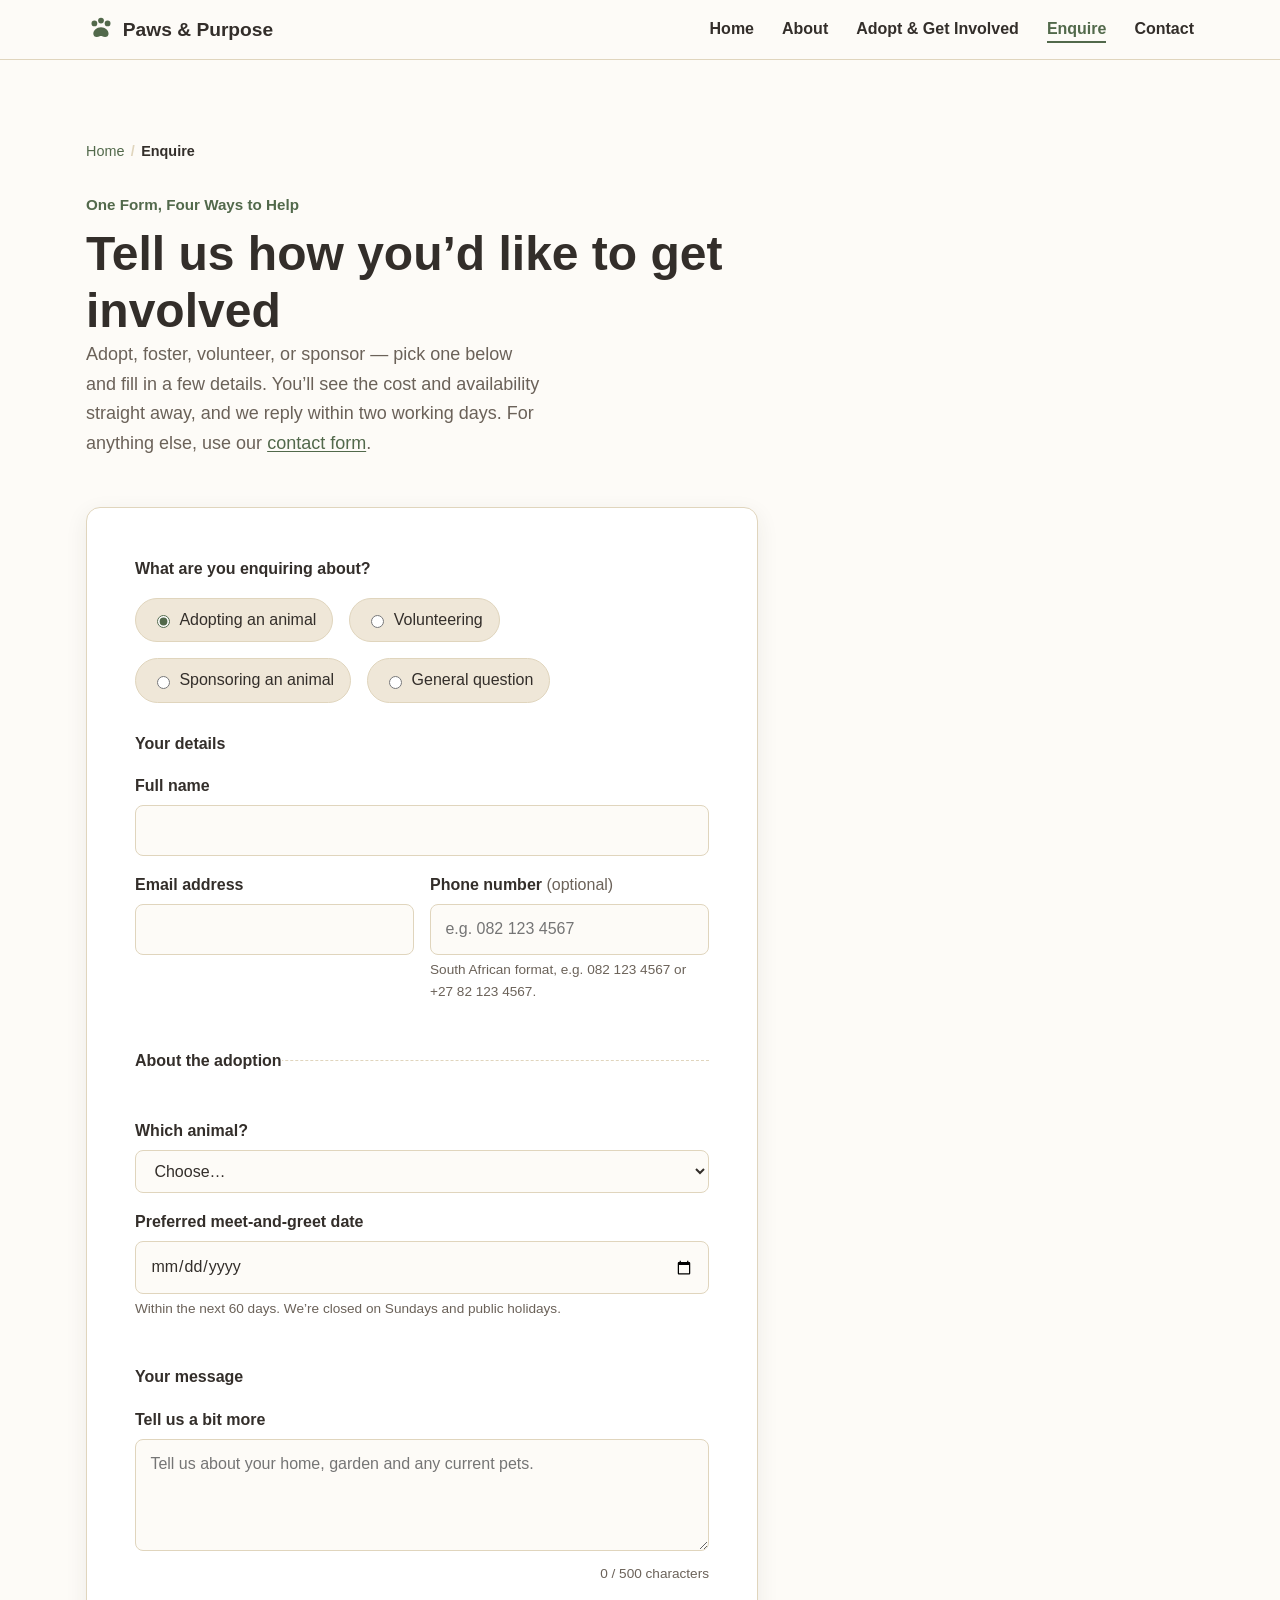
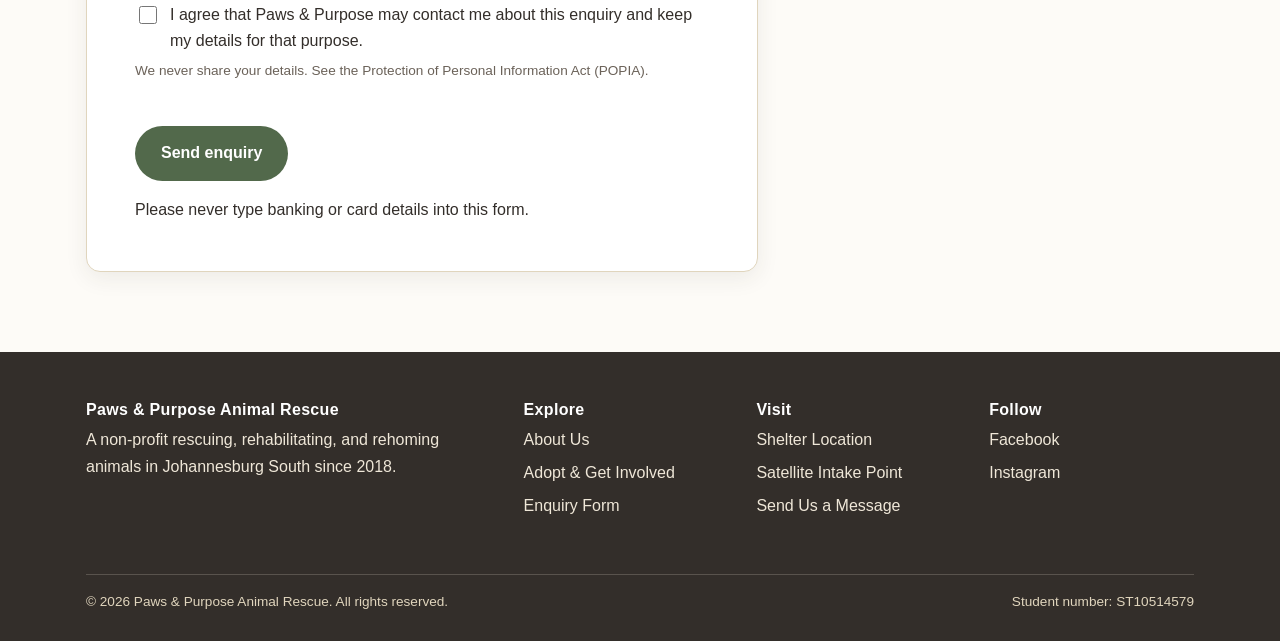
<file: enquiry.html>
<!DOCTYPE html>
<html lang="en">
<head>
  <meta charset="UTF-8" />
  <meta name="viewport" content="width=device-width, initial-scale=1.0" />
  <title>Adopt, Volunteer or Sponsor Enquiry | Paws &amp; Purpose</title>
  <meta name="description" content="Ask about adopting a rescue dog or cat, volunteering, or sponsoring an animal in Johannesburg South and get an instant answer on cost and availability." />
  <meta name="robots" content="index, follow, max-image-preview:large" />
  <meta name="theme-color" content="#8fa37e" />
  <link rel="canonical" href="https://poepart3.netlify.app/enquiry.html" />

  <!-- Open Graph / Twitter: how the page looks when shared on Facebook, WhatsApp, X, LinkedIn -->
  <meta property="og:type" content="website" />
  <meta property="og:site_name" content="Paws &amp; Purpose Animal Rescue" />
  <meta property="og:title" content="Adopt, Volunteer or Sponsor Enquiry | Paws &amp; Purpose" />
  <meta property="og:description" content="Ask about adopting a rescue dog or cat, volunteering, or sponsoring an animal in Johannesburg South and get an instant answer on cost and availability." />
  <meta property="og:url" content="https://poepart3.netlify.app/enquiry.html" />
  <meta property="og:image" content="https://poepart3.netlify.app/images/og-image.png" />
  <meta property="og:image:alt" content="Illustration of a dog and a cat sitting together beside the Paws &amp; Purpose name" />
  <meta property="og:locale" content="en_ZA" />
  <meta name="twitter:card" content="summary_large_image" />
  <meta name="twitter:title" content="Adopt, Volunteer or Sponsor Enquiry | Paws &amp; Purpose" />
  <meta name="twitter:description" content="Ask about adopting a rescue dog or cat, volunteering, or sponsoring an animal in Johannesburg South and get an instant answer on cost and availability." />
  <meta name="twitter:image" content="https://poepart3.netlify.app/images/og-image.png" />

  <link rel="icon" href="images/favicon.svg" type="image/svg+xml" />
  <link rel="apple-touch-icon" href="images/apple-touch-icon.png" />

  <!-- Security: Content Security Policy (also sent as an HTTP header via _headers on Netlify) -->
  <meta http-equiv="Content-Security-Policy" content="default-src 'self'; script-src 'self'; style-src 'self' https://fonts.googleapis.com; font-src https://fonts.gstatic.com; img-src 'self' data: https://tile.openstreetmap.org; connect-src 'self'; object-src 'none'; base-uri 'self'; form-action 'self'" />
  <meta name="referrer" content="strict-origin-when-cross-origin" />

  <!-- Speed: connect to the font host early; display=swap shows text immediately -->
  <link rel="preconnect" href="https://fonts.googleapis.com" />
  <link rel="preconnect" href="https://fonts.gstatic.com" crossorigin />
  <link href="https://fonts.googleapis.com/css2?family=Quicksand:wght@500;600;700&amp;family=Inter:wght@400;500;600;700&amp;display=swap" rel="stylesheet" />

  <link rel="stylesheet" href="css/style.css" />
  <noscript><style>.tablist, .accordion-icon, .js-only { display: none !important; }</style></noscript>
  <script type="application/ld+json">{"@context": "https://schema.org", "@type": "BreadcrumbList", "itemListElement": [{"@type": "ListItem", "position": 1, "name": "Home", "item": "https://poepart3.netlify.app/"}, {"@type": "ListItem", "position": 2, "name": "Enquire", "item": "https://poepart3.netlify.app/enquiry.html"}]}</script>
</head>
<body>

  <a class="skip-link" href="#main">Skip to main content</a>

  <!-- ============ HEADER / NAVIGATION ============ -->
  <header class="site-header">
    <div class="container">
      <a href="index.html" class="brand">
        <svg class="brand-mark" viewBox="0 0 24 24" fill="currentColor" aria-hidden="true"><circle cx="7" cy="7" r="2.4"/><circle cx="12.5" cy="4.6" r="2.4"/><circle cx="18" cy="7" r="2.4"/><path d="M12.5 10.2c-3.6 0-6.4 2.6-6.4 5.4 0 1.6 1.2 2.8 2.9 2.8.9 0 1.6-.3 2.4-.6.7-.3 1.4-.3 2.1 0 .8.3 1.5.6 2.4.6 1.7 0 2.9-1.2 2.9-2.8 0-2.8-2.7-5.4-6.3-5.4z"/></svg>
        Paws &amp; Purpose
      </a>

      <button class="nav-toggle" aria-label="Toggle navigation menu" aria-expanded="false" aria-controls="primary-nav">&#9776;</button>

      <nav class="main-nav" id="primary-nav" aria-label="Primary">
        <ul>
          <li><a href="index.html">Home</a></li>
          <li><a href="about.html">About</a></li>
          <li><a href="services.html">Adopt &amp; Get Involved</a></li>
          <li><a href="enquiry.html" aria-current="page">Enquire</a></li>
          <li><a href="contact.html">Contact</a></li>
        </ul>
      </nav>
    </div>
  </header>

  <main id="main" tabindex="-1">
    <section>
      <div class="container">
        <nav class="breadcrumb" aria-label="Breadcrumb">
          <ol>
            <li><a href="index.html">Home</a></li>
            <li aria-current="page">Enquire</li>
          </ol>
        </nav>
        <div class="section-head">
          <p class="eyebrow">One Form, Four Ways to Help</p>
          <h1>Tell us how you&rsquo;d like to get involved</h1>
          <p class="lede">Adopt, foster, volunteer, or sponsor &mdash; pick one below and fill in a few details. You&rsquo;ll see the cost and availability straight away, and we reply within two working days. For anything else, use our <a href="contact.html#message">contact form</a>.</p>
        </div>

        <form class="form-card" id="enquiry-form" name="enquiry" method="post" action="thanks.html" data-netlify="true" data-netlify-honeypot="bot-field" novalidate>
          <input type="hidden" name="form-name" value="enquiry" />
          <input type="hidden" name="reference" value="" />
          <p class="visually-hidden" aria-hidden="true"><label>Leave this field empty <input type="text" name="bot-field" tabindex="-1" autocomplete="off" /></label></p>

          <fieldset>
            <legend>What are you enquiring about?</legend>
            <div class="enquiry-type-group">
              <label><input type="radio" name="enquiry-type" value="adopt" checked /> Adopting an animal</label>
              <label><input type="radio" name="enquiry-type" value="volunteer" /> Volunteering</label>
              <label><input type="radio" name="enquiry-type" value="sponsor" /> Sponsoring an animal</label>
              <label><input type="radio" name="enquiry-type" value="general" /> General question</label>
            </div>
          </fieldset>

          <fieldset>
            <legend>Your details</legend>

            <div class="form-row">
              <label for="full-name">Full name</label>
              <input type="text" id="full-name" name="full-name" required minlength="2" maxlength="60" autocomplete="name" />
            </div>

            <div class="grid grid--2 form-pair">
              <div class="form-row">
                <label for="email">Email address</label>
                <input type="email" id="email" name="email" required maxlength="254" autocomplete="email" />
              </div>
              <div class="form-row">
                <label for="phone">Phone number <span class="optional">(optional)</span></label>
                <input type="tel" id="phone" name="phone" inputmode="tel" autocomplete="tel" placeholder="e.g. 082 123 4567" aria-describedby="phone-hint" />
                <span class="hint" id="phone-hint">South African format, e.g. 082 123 4567 or +27 82 123 4567.</span>
              </div>
            </div>
          </fieldset>

          <fieldset data-for="adopt">
            <legend>About the adoption</legend>
            <div class="form-row">
              <label for="animal">Which animal?</label>
              <select id="animal" name="animal" required>
                  <option value="">Choose&hellip;</option>
                  <option value="unsure">Not sure yet &mdash; help me choose</option>
                  <option value="buddy">Buddy &mdash; Cross-breed, 2 years</option>
                  <option value="miso">Miso &mdash; Domestic shorthair, 1 year</option>
                  <option value="nala">Nala &mdash; Boerboel cross, 4 years (meet-and-greet pending)</option>
                  <option value="shadow">Shadow &mdash; Domestic shorthair, 3 years</option>
                  <option value="coco">Coco &mdash; Jack Russell cross, 8 months</option>
                  <option value="pixel">Pixel &mdash; Tabby, 5 years</option>
                  <option value="biscuit">Biscuit &mdash; Labrador cross, 6 years</option>
                  <option value="luna">Luna &mdash; Siamese cross, 2 years</option>
              </select>
            </div>
            <div class="form-row">
              <label for="meet-date">Preferred meet-and-greet date</label>
              <input type="date" id="meet-date" name="meet-date" required aria-describedby="meet-date-hint" />
              <span class="hint" id="meet-date-hint">Within the next 60 days. We&rsquo;re closed on Sundays and public holidays.</span>
            </div>
          </fieldset>

          <fieldset data-for="volunteer">
            <legend>About volunteering</legend>
            <div class="form-row">
              <label for="volunteer-role">Which role interests you?</label>
              <select id="volunteer-role" name="volunteer-role" required>
                  <option value="">Choose&hellip;</option>
                  <option value="dog-walking">Dog walking &amp; enrichment</option>
                  <option value="admin-events">Admin &amp; events</option>
                  <option value="transport">Transport &amp; vet runs</option>
                  <option value="foster">Foster care</option>
              </select>
            </div>
            <div class="form-row">
              <label for="availability">When are you usually free?</label>
              <select id="availability" name="availability" required>
                  <option value="">Choose&hellip;</option>
                  <option value="weekdays">Weekdays</option>
                  <option value="weekends">Weekends</option>
                  <option value="both">Both weekdays and weekends</option>
              </select>
            </div>
          </fieldset>

          <fieldset data-for="sponsor">
            <legend>About sponsoring</legend>
            <div class="form-row">
              <label for="tier">Sponsorship level</label>
              <select id="tier" name="tier" required>
                  <option value="">Choose&hellip;</option>
                  <option value="bronze">Bronze &mdash; R100 / month</option>
                  <option value="silver">Silver &mdash; R250 / month</option>
                  <option value="gold">Gold &mdash; R500 / month</option>
              </select>
            </div>
            <div class="form-row">
              <label for="sponsor-animal">Which animal would you like to sponsor?</label>
              <select id="sponsor-animal" name="sponsor-animal" required>
                  <option value="">Choose&hellip;</option>
                  <option value="any">Wherever it&rsquo;s needed most</option>
                  <option value="buddy">Buddy &mdash; Cross-breed, 2 years</option>
                  <option value="miso">Miso &mdash; Domestic shorthair, 1 year</option>
                  <option value="nala">Nala &mdash; Boerboel cross, 4 years (meet-and-greet pending)</option>
                  <option value="shadow">Shadow &mdash; Domestic shorthair, 3 years</option>
                  <option value="coco">Coco &mdash; Jack Russell cross, 8 months</option>
                  <option value="pixel">Pixel &mdash; Tabby, 5 years</option>
                  <option value="biscuit">Biscuit &mdash; Labrador cross, 6 years</option>
                  <option value="luna">Luna &mdash; Siamese cross, 2 years</option>
              </select>
            </div>
          </fieldset>

          <fieldset>
            <legend>Your message</legend>
            <div class="form-row">
              <label for="message" id="message-label">Tell us a bit more</label>
              <textarea id="message" name="message" required minlength="20" placeholder="Tell us about your home, garden and any current pets." data-counter="message-counter" data-max="500" aria-describedby="message-counter"></textarea>
              <span class="hint counter" id="message-counter">0 / 500 characters</span>
            </div>

            <div class="form-row form-row--check">
              <label class="check">
                <input type="checkbox" id="consent" name="consent" value="yes" required />
                <span>I agree that Paws &amp; Purpose may contact me about this enquiry and keep my details for that purpose.</span>
              </label>
              <span class="hint">We never share your details. See the Protection of Personal Information Act (POPIA).</span>
            </div>
          </fieldset>

          <button type="submit" class="btn btn-primary">Send enquiry</button>
          <p class="hint form-footnote">Please never type banking or card details into this form.</p>
        </form>

        <!-- Filled in by js/enquiry.js after a valid submission -->
        <section id="enquiry-result" class="result-panel" tabindex="-1" hidden></section>

        <noscript><p class="note">This form needs JavaScript for instant answers, but it will still reach us if you submit it.</p></noscript>
      </div>
    </section>
  </main>

  <!-- ============ FOOTER ============ -->
  <footer class="site-footer">
    <div class="container">
      <div class="footer-grid">
        <div>
          <h2 class="footer-heading">Paws &amp; Purpose Animal Rescue</h2>
          <p class="footer-blurb">A non-profit rescuing, rehabilitating, and rehoming animals in Johannesburg South since 2018.</p>
        </div>
        <div>
          <h2 class="footer-heading">Explore</h2>
          <ul>
            <li><a href="about.html">About Us</a></li>
            <li><a href="services.html">Adopt &amp; Get Involved</a></li>
            <li><a href="enquiry.html">Enquiry Form</a></li>
          </ul>
        </div>
        <div>
          <h2 class="footer-heading">Visit</h2>
          <ul>
            <li><a href="contact.html#find-us">Shelter Location</a></li>
            <li><a href="contact.html#find-us">Satellite Intake Point</a></li>
            <li><a href="contact.html#message">Send Us a Message</a></li>
          </ul>
        </div>
        <div>
          <h2 class="footer-heading">Follow</h2>
          <ul>
            <li><a href="https://facebook.com" target="_blank" rel="noopener noreferrer">Facebook<span class="visually-hidden"> (opens in a new tab)</span></a></li>
            <li><a href="https://instagram.com" target="_blank" rel="noopener noreferrer">Instagram<span class="visually-hidden"> (opens in a new tab)</span></a></li>
          </ul>
        </div>
      </div>
      <div class="footer-bottom">
        <span>&copy; <span data-year>2026</span> Paws &amp; Purpose Animal Rescue. All rights reserved.</span>
        <span>Student number: ST10514579</span>
      </div>
    </div>
  </footer>

  <script src="js/animals-data.js" defer></script>
  <script src="js/animals-ui.js" defer></script>
  <script src="js/script.js" defer></script>
  <script src="js/forms-core.js" defer></script>
  <script src="js/enquiry.js" defer></script>
</body>
</html>
</file>
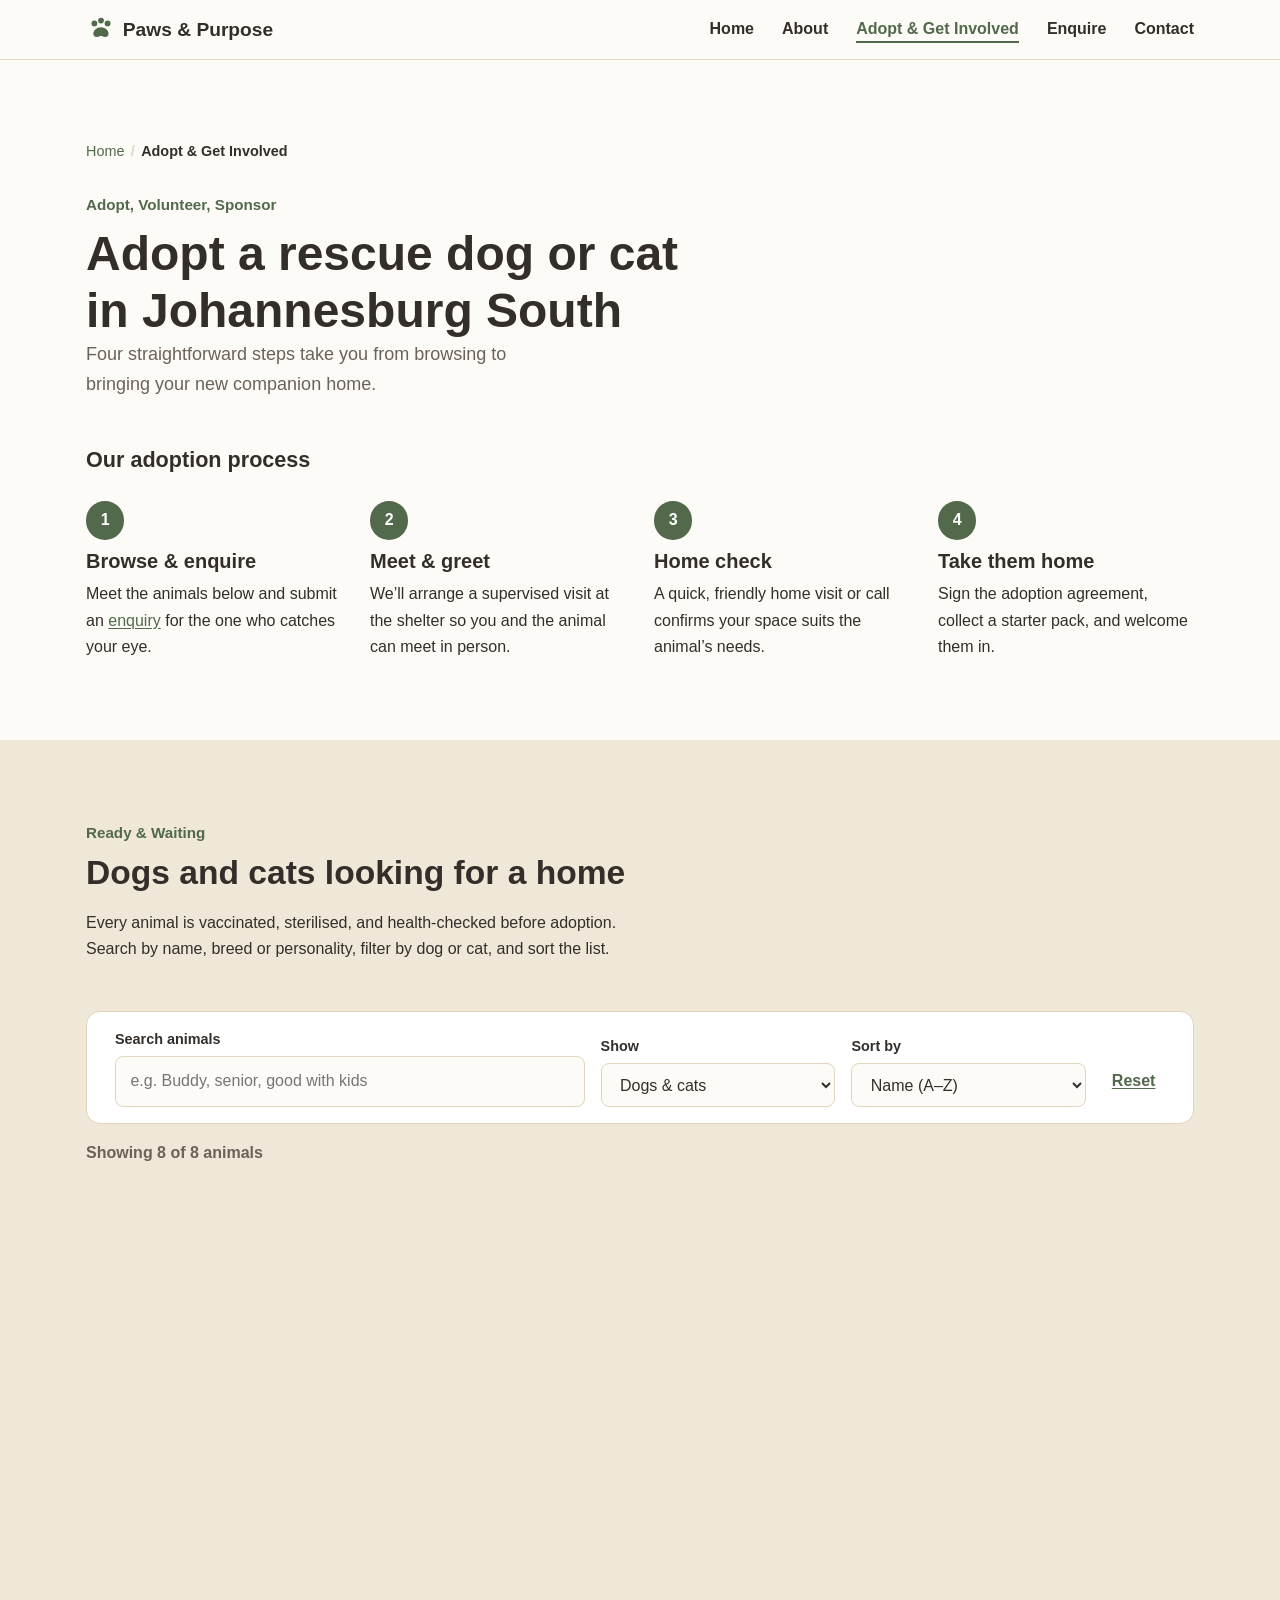
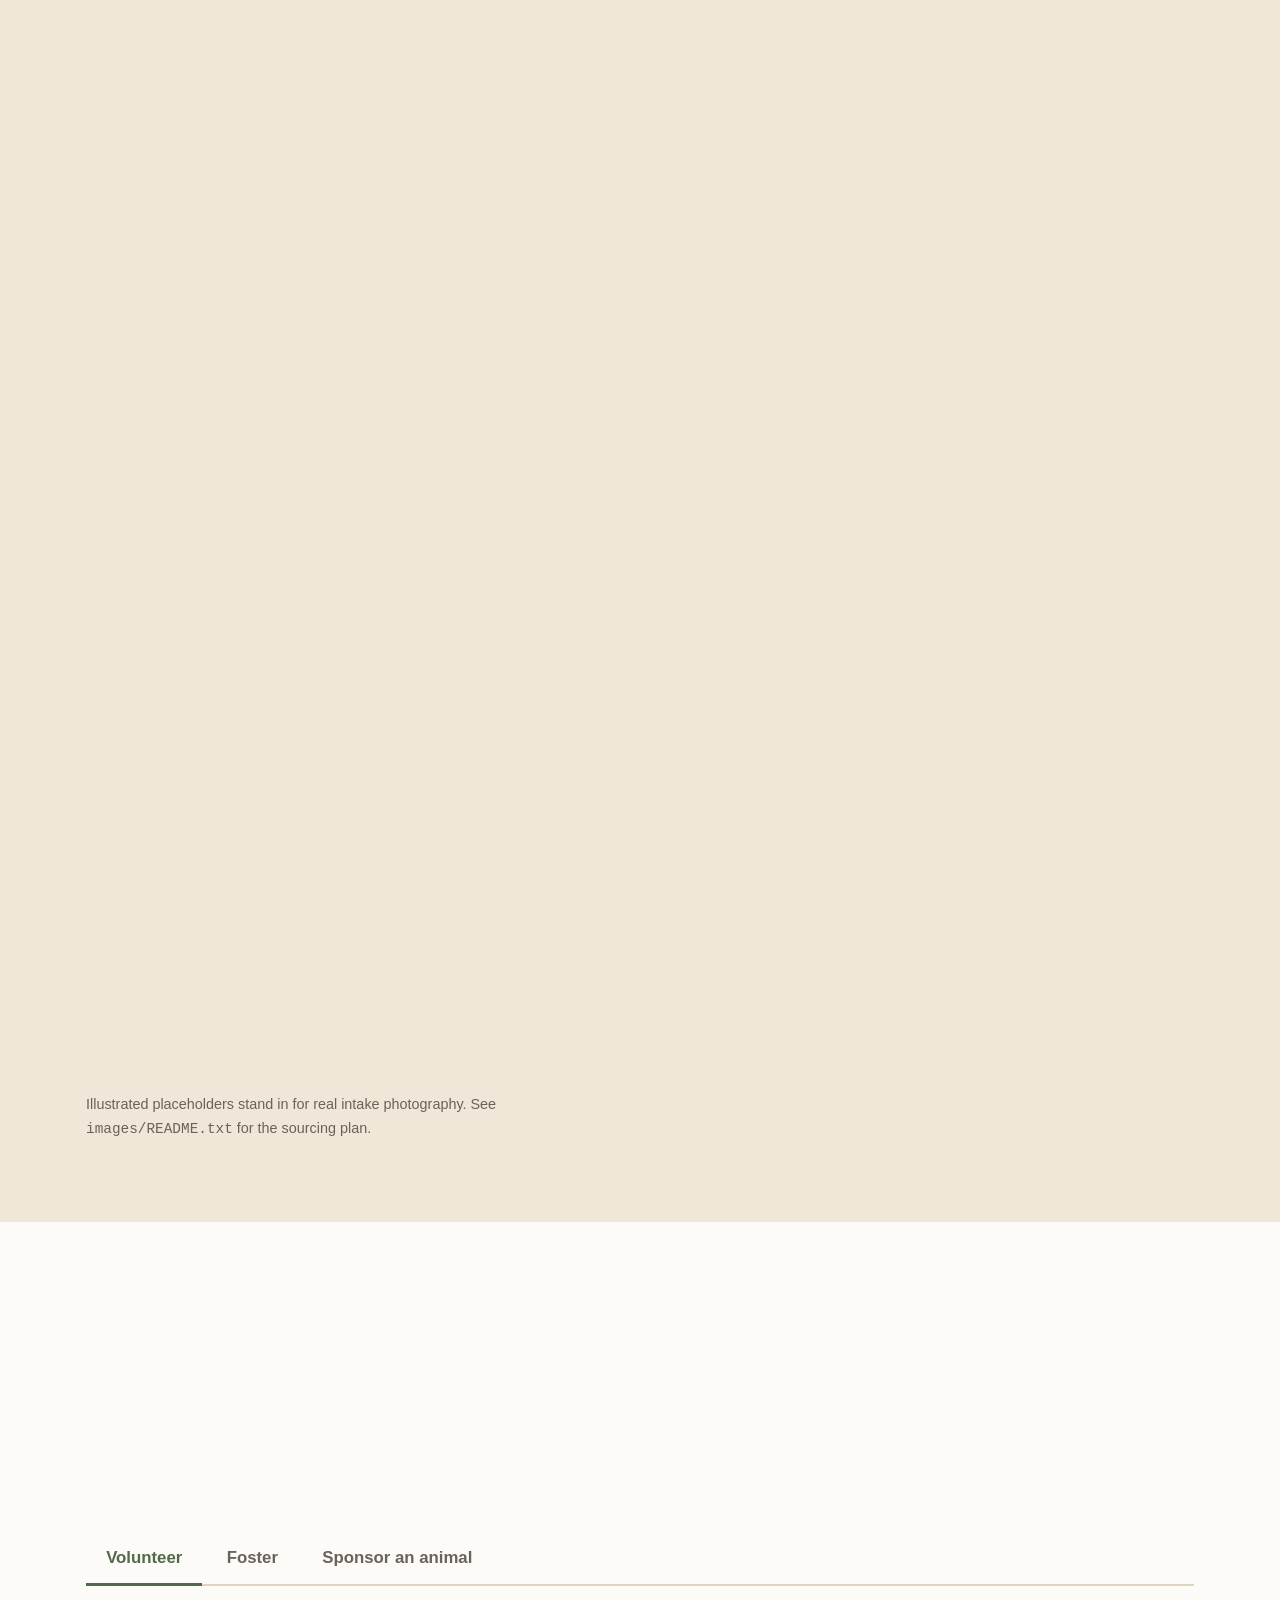
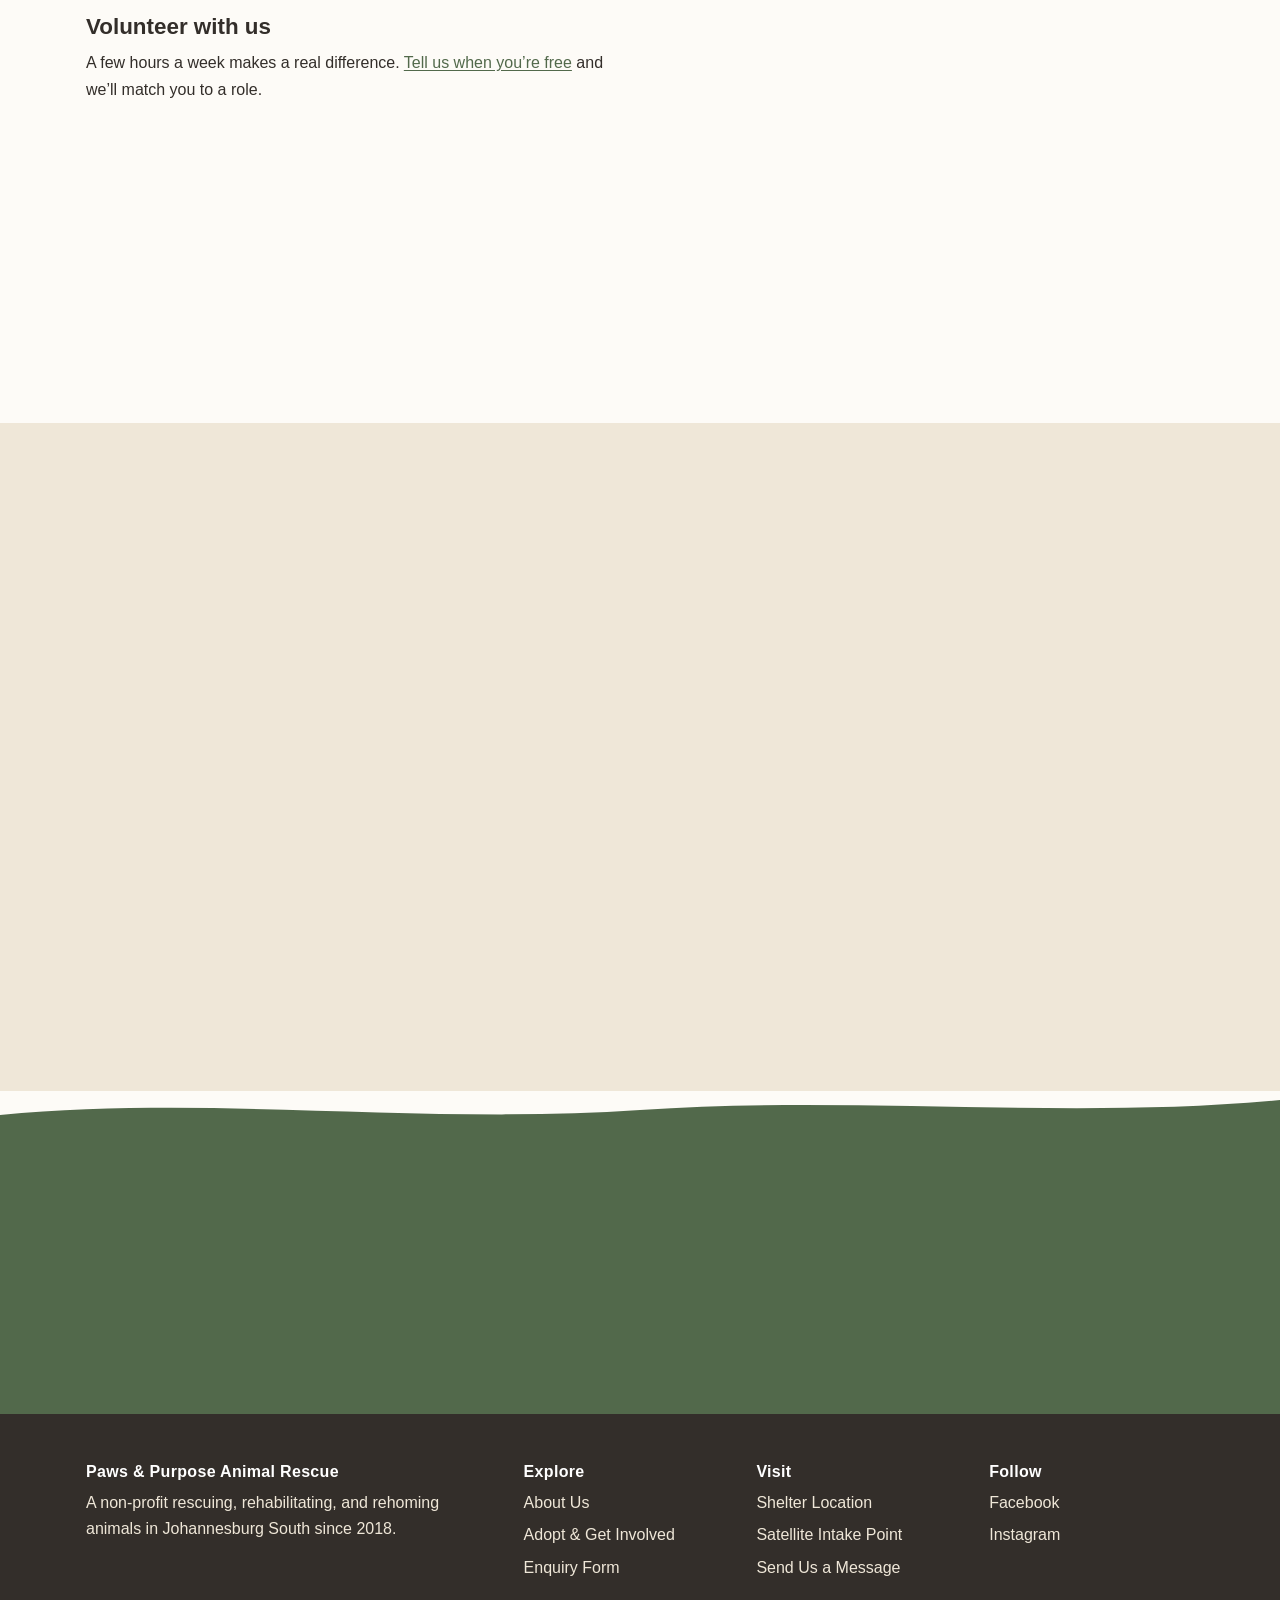
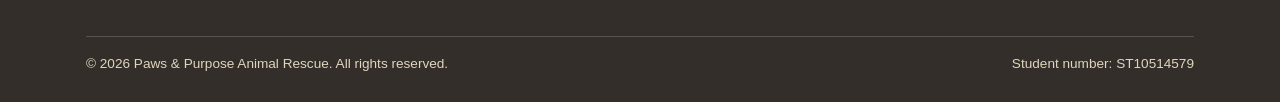
<file: services.html>
<!DOCTYPE html>
<html lang="en">
<head>
  <meta charset="UTF-8" />
  <meta name="viewport" content="width=device-width, initial-scale=1.0" />
  <title>Adopt a Dog or Cat in Johannesburg | Paws &amp; Purpose</title>
  <meta name="description" content="Browse adoptable rescue dogs and cats in Johannesburg South, learn our four-step adoption process, and find ways to volunteer, foster or sponsor an animal." />
  <meta name="robots" content="index, follow, max-image-preview:large" />
  <meta name="theme-color" content="#8fa37e" />
  <link rel="canonical" href="https://poepart3.netlify.app/services.html" />

  <!-- Open Graph / Twitter: how the page looks when shared on Facebook, WhatsApp, X, LinkedIn -->
  <meta property="og:type" content="website" />
  <meta property="og:site_name" content="Paws &amp; Purpose Animal Rescue" />
  <meta property="og:title" content="Adopt a Dog or Cat in Johannesburg | Paws &amp; Purpose" />
  <meta property="og:description" content="Browse adoptable rescue dogs and cats in Johannesburg South, learn our four-step adoption process, and find ways to volunteer, foster or sponsor an animal." />
  <meta property="og:url" content="https://poepart3.netlify.app/services.html" />
  <meta property="og:image" content="https://poepart3.netlify.app/images/og-image.png" />
  <meta property="og:image:alt" content="Illustration of a dog and a cat sitting together beside the Paws &amp; Purpose name" />
  <meta property="og:locale" content="en_ZA" />
  <meta name="twitter:card" content="summary_large_image" />
  <meta name="twitter:title" content="Adopt a Dog or Cat in Johannesburg | Paws &amp; Purpose" />
  <meta name="twitter:description" content="Browse adoptable rescue dogs and cats in Johannesburg South, learn our four-step adoption process, and find ways to volunteer, foster or sponsor an animal." />
  <meta name="twitter:image" content="https://poepart3.netlify.app/images/og-image.png" />

  <link rel="icon" href="images/favicon.svg" type="image/svg+xml" />
  <link rel="apple-touch-icon" href="images/apple-touch-icon.png" />

  <!-- Security: Content Security Policy (also sent as an HTTP header via _headers on Netlify) -->
  <meta http-equiv="Content-Security-Policy" content="default-src 'self'; script-src 'self'; style-src 'self' https://fonts.googleapis.com; font-src https://fonts.gstatic.com; img-src 'self' data: https://tile.openstreetmap.org; connect-src 'self'; object-src 'none'; base-uri 'self'; form-action 'self'" />
  <meta name="referrer" content="strict-origin-when-cross-origin" />

  <!-- Speed: connect to the font host early; display=swap shows text immediately -->
  <link rel="preconnect" href="https://fonts.googleapis.com" />
  <link rel="preconnect" href="https://fonts.gstatic.com" crossorigin />
  <link href="https://fonts.googleapis.com/css2?family=Quicksand:wght@500;600;700&amp;family=Inter:wght@400;500;600;700&amp;display=swap" rel="stylesheet" />

  <link rel="stylesheet" href="css/style.css" />
  <noscript><style>.tablist, .accordion-icon, .js-only { display: none !important; }</style></noscript>
  <script type="application/ld+json">{"@context": "https://schema.org", "@type": "BreadcrumbList", "itemListElement": [{"@type": "ListItem", "position": 1, "name": "Home", "item": "https://poepart3.netlify.app/"}, {"@type": "ListItem", "position": 2, "name": "Adopt & Get Involved", "item": "https://poepart3.netlify.app/services.html"}]}</script>
</head>
<body>

  <a class="skip-link" href="#main">Skip to main content</a>

  <!-- ============ HEADER / NAVIGATION ============ -->
  <header class="site-header">
    <div class="container">
      <a href="index.html" class="brand">
        <svg class="brand-mark" viewBox="0 0 24 24" fill="currentColor" aria-hidden="true"><circle cx="7" cy="7" r="2.4"/><circle cx="12.5" cy="4.6" r="2.4"/><circle cx="18" cy="7" r="2.4"/><path d="M12.5 10.2c-3.6 0-6.4 2.6-6.4 5.4 0 1.6 1.2 2.8 2.9 2.8.9 0 1.6-.3 2.4-.6.7-.3 1.4-.3 2.1 0 .8.3 1.5.6 2.4.6 1.7 0 2.9-1.2 2.9-2.8 0-2.8-2.7-5.4-6.3-5.4z"/></svg>
        Paws &amp; Purpose
      </a>

      <button class="nav-toggle" aria-label="Toggle navigation menu" aria-expanded="false" aria-controls="primary-nav">&#9776;</button>

      <nav class="main-nav" id="primary-nav" aria-label="Primary">
        <ul>
          <li><a href="index.html">Home</a></li>
          <li><a href="about.html">About</a></li>
          <li><a href="services.html" aria-current="page">Adopt &amp; Get Involved</a></li>
          <li><a href="enquiry.html">Enquire</a></li>
          <li><a href="contact.html">Contact</a></li>
        </ul>
      </nav>
    </div>
  </header>

  <main id="main" tabindex="-1">

    <section>
      <div class="container">
        <nav class="breadcrumb" aria-label="Breadcrumb">
          <ol>
            <li><a href="index.html">Home</a></li>
            <li aria-current="page">Adopt &amp; Get Involved</li>
          </ol>
        </nav>
        <div class="section-head">
          <p class="eyebrow">Adopt, Volunteer, Sponsor</p>
          <h1>Adopt a rescue dog or cat in Johannesburg South</h1>
          <p class="lede">Four straightforward steps take you from browsing to bringing your new companion home.</p>
        </div>

        <h2 class="sub-heading">Our adoption process</h2>
        <div class="steps">
          <div class="step">
            <h3>Browse &amp; enquire</h3>
            <p>Meet the animals below and submit an <a href="enquiry.html?type=adopt">enquiry</a> for the one who catches your eye.</p>
          </div>
          <div class="step">
            <h3>Meet &amp; greet</h3>
            <p>We&rsquo;ll arrange a supervised visit at the shelter so you and the animal can meet in person.</p>
          </div>
          <div class="step">
            <h3>Home check</h3>
            <p>A quick, friendly home visit or call confirms your space suits the animal&rsquo;s needs.</p>
          </div>
          <div class="step">
            <h3>Take them home</h3>
            <p>Sign the adoption agreement, collect a starter pack, and welcome them in.</p>
          </div>
        </div>
      </div>
    </section>

    <!-- ============ ANIMAL LISTING (rendered by JavaScript from js/animals-data.js) ============ -->
    <section id="animals" class="section-alt">
      <div class="container">
        <div class="section-head">
          <p class="eyebrow">Ready &amp; Waiting</p>
          <h2>Dogs and cats looking for a home</h2>
          <p>Every animal is vaccinated, sterilised, and health-checked before adoption. Search by name, breed or personality, filter by dog or cat, and sort the list.</p>
        </div>

        <form id="animal-controls" class="controls" role="search" aria-label="Search and filter animals" action="services.html" method="get">
          <div class="controls-field controls-field--search">
            <label for="animal-search">Search animals</label>
            <input type="search" id="animal-search" name="q" placeholder="e.g. Buddy, senior, good with kids" maxlength="60" autocomplete="off" />
          </div>
          <div class="controls-field">
            <label for="animal-type">Show</label>
            <select id="animal-type" name="type">
              <option value="all">Dogs &amp; cats</option>
              <option value="dog">Dogs only</option>
              <option value="cat">Cats only</option>
            </select>
          </div>
          <div class="controls-field">
            <label for="animal-sort">Sort by</label>
            <select id="animal-sort" name="sort">
              <option value="name-asc">Name (A&ndash;Z)</option>
              <option value="age-asc">Age (youngest first)</option>
              <option value="age-desc">Age (oldest first)</option>
              <option value="fee-asc">Adoption fee (lowest first)</option>
            </select>
          </div>
          <button type="button" id="reset-filters" class="btn btn-link js-only">Reset</button>
        </form>

        <p id="result-count" class="result-count" role="status" aria-live="polite"></p>

        <div class="grid" id="animal-grid"></div>

        <div id="no-results" class="empty-state" hidden>
          <h3>No animals match your search</h3>
          <p>Try a different word, or clear the filters to see everyone.</p>
          <button type="button" id="reset-filters-empty" class="btn btn-primary">Show all animals</button>
        </div>

        <noscript>
          <p>Our interactive animal search needs JavaScript. Here is everyone currently at the shelter:</p>
          <ul class="plain-list"><li>Buddy &mdash; Cross-breed, 2 years (available)</li><li>Miso &mdash; Domestic shorthair, 1 year (available)</li><li>Nala &mdash; Boerboel cross, 4 years (meet-and-greet pending)</li><li>Shadow &mdash; Domestic shorthair, 3 years (available)</li><li>Coco &mdash; Jack Russell cross, 8 months (available)</li><li>Pixel &mdash; Tabby, 5 years (available)</li><li>Biscuit &mdash; Labrador cross, 6 years (available)</li><li>Luna &mdash; Siamese cross, 2 years (available)</li></ul>
          <p><a href="enquiry.html?type=adopt">Send an adoption enquiry</a> to meet any of them.</p>
        </noscript>

        <p class="note">Illustrated placeholders stand in for real intake photography. See <code>images/README.txt</code> for the sourcing plan.</p>
      </div>
    </section>

    <!-- ============ GET INVOLVED (tabs) ============ -->
    <section id="involved">
      <div class="container">
        <div class="section-head">
          <p class="eyebrow">Get Involved</p>
          <h2>Can&rsquo;t adopt right now? Volunteer, foster or sponsor</h2>
          <p>We rely on volunteers and monthly sponsors to keep the shelter running. Pick a way to help below.</p>
        </div>

        <div class="tabs">
          <div class="tablist" role="tablist" aria-label="Ways to get involved">
            <button type="button" role="tab" id="tab-volunteer" data-tab="volunteer" aria-controls="volunteer" aria-selected="true">Volunteer</button>
            <button type="button" role="tab" id="tab-foster" data-tab="foster" aria-controls="foster" aria-selected="false" tabindex="-1">Foster</button>
            <button type="button" role="tab" id="tab-sponsor" data-tab="sponsor" aria-controls="sponsor" aria-selected="false" tabindex="-1">Sponsor an animal</button>
          </div>

          <div role="tabpanel" id="volunteer" aria-labelledby="tab-volunteer" tabindex="0" class="tab-panel">
            <h3 class="tab-heading">Volunteer with us</h3>
            <p>A few hours a week makes a real difference. <a href="enquiry.html?type=volunteer">Tell us when you&rsquo;re free</a> and we&rsquo;ll match you to a role.</p>
            <div class="grid">
              <div class="panel">
                <svg class="panel-icon" viewBox="0 0 24 24" fill="none" stroke="currentColor" stroke-width="1.8" aria-hidden="true"><path d="M4 20l4-9 4 9M6.5 15h3M14 20V9m0 0a3 3 0 106 0 3 3 0 00-6 0z" stroke-linecap="round" stroke-linejoin="round"/></svg>
                <h4>Dog walking &amp; enrichment</h4>
                <p>Walk, play with, and socialise dogs waiting for adoption. No experience necessary &mdash; training provided.</p>
              </div>
              <div class="panel">
                <svg class="panel-icon" viewBox="0 0 24 24" fill="none" stroke="currentColor" stroke-width="1.8" aria-hidden="true"><path d="M4 4h16v16H4V4zM4 9h16M9 4v5" stroke-linecap="round" stroke-linejoin="round"/></svg>
                <h4>Admin &amp; events</h4>
                <p>Help with adoption paperwork, social media, or our monthly open shelter day.</p>
              </div>
              <div class="panel">
                <svg class="panel-icon" viewBox="0 0 24 24" fill="none" stroke="currentColor" stroke-width="1.8" aria-hidden="true"><path d="M3 7h11v9H3zM14 10h4l3 3v3h-7M7 19a1.6 1.6 0 100-3.2A1.6 1.6 0 007 19zM17 19a1.6 1.6 0 100-3.2 1.6 1.6 0 000 3.2z" stroke-linecap="round" stroke-linejoin="round"/></svg>
                <h4>Transport &amp; vet runs</h4>
                <p>Drive animals to vet appointments and adoption events. A reliable car and a free morning are all you need.</p>
              </div>
            </div>
          </div>

          <div role="tabpanel" id="foster" aria-labelledby="tab-foster" tabindex="0" class="tab-panel">
            <h3 class="tab-heading">Open your home as a foster carer</h3>
            <p>Foster care gives an animal a break from the shelter and frees up a kennel for the next rescue. Stays usually last two to eight weeks.</p>
            <div class="grid">
              <div class="panel">
                <h4>What we provide</h4>
                <p>Food, bedding, toys, and all vet care. You provide the love and a safe space.</p>
              </div>
              <div class="panel panel--sand">
                <h4>What we ask</h4>
                <p>A quiet corner, daily company, and a weekly check-in with our volunteer coordinator.</p>
              </div>
              <div class="panel">
                <h4>Ready to start?</h4>
                <p><a href="enquiry.html?type=volunteer&amp;role=foster">Ask about fostering</a> and we&rsquo;ll call you within two working days.</p>
              </div>
            </div>
          </div>

          <div role="tabpanel" id="sponsor" aria-labelledby="tab-sponsor" tabindex="0" class="tab-panel">
            <h3 class="tab-heading">Give monthly, change a life</h3>
            <p>A monthly sponsorship covers food, vet care, and shelter costs for a specific animal. Choose a level and we&rsquo;ll send secure payment details by email.</p>
            <div class="grid">
            <div class="panel panel--sand">
              <span class="tag tag--charcoal">Bronze</span>
              <p class="panel-tier">R100<span class="per-month"> / month</span></p>
              <p>Covers a week of food for one animal, plus a photo update every quarter.</p>
              <a class="panel-link" href="enquiry.html?type=sponsor&amp;tier=bronze">Sponsor at this level<span class="visually-hidden"> (Bronze)</span></a>
            </div>
            <div class="panel">
              <span class="tag">Silver</span>
              <p class="panel-tier">R250<span class="per-month"> / month</span></p>
              <p>Covers food and basic vet care, plus a monthly photo and progress update.</p>
              <a class="panel-link" href="enquiry.html?type=sponsor&amp;tier=silver">Sponsor at this level<span class="visually-hidden"> (Silver)</span></a>
            </div>
            <div class="panel panel--moss">
              <span class="tag">Gold</span>
              <p class="panel-tier">R500<span class="per-month"> / month</span></p>
              <p>Covers full care for one animal, plus a personal visit invitation each quarter.</p>
              <a class="panel-link" href="enquiry.html?type=sponsor&amp;tier=gold">Sponsor at this level<span class="visually-hidden"> (Gold)</span></a>
            </div>
            </div>
          </div>
        </div>
      </div>
    </section>

    <!-- ============ FAQ (accordion) ============ -->
    <section class="section-alt" id="faq">
      <div class="container">
        <div class="section-head">
          <p class="eyebrow">Good to Know</p>
          <h2>Adoption questions, answered</h2>
          <p>Can&rsquo;t find what you need? <a href="contact.html">Contact the shelter</a> and we&rsquo;ll help.</p>
        </div>
        <div class="accordion">
          <div class="faq-item">
            <h3><button type="button" class="accordion-trigger" id="faq-btn-1" aria-expanded="false" aria-controls="faq-panel-1">How much does it cost to adopt?<span class="accordion-icon" aria-hidden="true"></span></button></h3>
            <div class="accordion-panel" id="faq-panel-1" role="region" aria-labelledby="faq-btn-1">
              <p>Adoption fees range from R600 for seniors to R1&nbsp;500 for puppies. Every animal is sterilised, vaccinated, dewormed and microchipped before they go home, so the fee is a fraction of what those treatments would cost you.</p>
            </div>
          </div>
          <div class="faq-item">
            <h3><button type="button" class="accordion-trigger" id="faq-btn-2" aria-expanded="false" aria-controls="faq-panel-2">Can I adopt if I rent my home?<span class="accordion-icon" aria-hidden="true"></span></button></h3>
            <div class="accordion-panel" id="faq-panel-2" role="region" aria-labelledby="faq-btn-2">
              <p>Yes. We just need written permission from your landlord or body corporate confirming that pets are allowed. We&rsquo;ll ask for it during the home check.</p>
            </div>
          </div>
          <div class="faq-item">
            <h3><button type="button" class="accordion-trigger" id="faq-btn-3" aria-expanded="false" aria-controls="faq-panel-3">Do you do home checks?<span class="accordion-icon" aria-hidden="true"></span></button></h3>
            <div class="accordion-panel" id="faq-panel-3" role="region" aria-labelledby="faq-btn-3">
              <p>We do a quick, friendly home visit or video call. It isn&rsquo;t a test &mdash; we simply want to make sure the space, garden and household suit the animal&rsquo;s needs.</p>
            </div>
          </div>
          <div class="faq-item">
            <h3><button type="button" class="accordion-trigger" id="faq-btn-4" aria-expanded="false" aria-controls="faq-panel-4">What if it doesn&rsquo;t work out?<span class="accordion-icon" aria-hidden="true"></span></button></h3>
            <div class="accordion-panel" id="faq-panel-4" role="region" aria-labelledby="faq-btn-4">
              <p>Every adopter signs an agreement that you will return the animal to us, never rehome them privately or surrender them elsewhere. We will always take them back, no questions asked.</p>
            </div>
          </div>
          <div class="faq-item">
            <h3><button type="button" class="accordion-trigger" id="faq-btn-5" aria-expanded="false" aria-controls="faq-panel-5">Can I foster before I adopt?<span class="accordion-icon" aria-hidden="true"></span></button></h3>
            <div class="accordion-panel" id="faq-panel-5" role="region" aria-labelledby="faq-btn-5">
              <p>Absolutely. Many of our best matches begin as a foster. Fostering lets you and the animal get to know each other, and we cover food, supplies and vet care. <a href="enquiry.html?type=volunteer&amp;role=foster">Ask about fostering</a>.</p>
            </div>
          </div>
          <div class="faq-item">
            <h3><button type="button" class="accordion-trigger" id="faq-btn-6" aria-expanded="false" aria-controls="faq-panel-6">How do I know which animal is right for me?<span class="accordion-icon" aria-hidden="true"></span></button></h3>
            <div class="accordion-panel" id="faq-panel-6" role="region" aria-labelledby="faq-btn-6">
              <p>Use the search and filters above, then tell us about your home on the <a href="enquiry.html?type=adopt">enquiry form</a>. Our team will suggest a match &mdash; even if it isn&rsquo;t the animal you first had in mind.</p>
            </div>
          </div>
        </div>
      </div>
    </section>

    <section class="cta-strip">
      <svg class="wave-divider" viewBox="0 0 1440 40" preserveAspectRatio="none" aria-hidden="true">
        <path fill="#fdfbf7" d="M0 25C240 5 480 35 720 20C960 5 1200 30 1440 10V0H0V25Z"/>
      </svg>
      <div class="container">
        <h2>Found someone special?</h2>
        <p>Tell us which animal caught your eye and we&rsquo;ll be in touch within two working days.</p>
        <a href="enquiry.html" class="btn btn-outline">Start an enquiry</a>
      </div>
    </section>

  </main>

  <!-- Animal profile modal (content is filled in by js/adopt-page.js) -->
  <dialog id="animal-dialog" class="dialog" aria-labelledby="dialog-title">
    <button type="button" class="dialog-close" aria-label="Close animal profile">
      <svg viewBox="0 0 24 24" width="22" height="22" fill="none" stroke="currentColor" stroke-width="2.5" stroke-linecap="round" aria-hidden="true"><path d="M6 6l12 12M18 6L6 18"/></svg>
    </button>
    <div class="dialog-body"></div>
  </dialog>

  <!-- ============ FOOTER ============ -->
  <footer class="site-footer">
    <div class="container">
      <div class="footer-grid">
        <div>
          <h2 class="footer-heading">Paws &amp; Purpose Animal Rescue</h2>
          <p class="footer-blurb">A non-profit rescuing, rehabilitating, and rehoming animals in Johannesburg South since 2018.</p>
        </div>
        <div>
          <h2 class="footer-heading">Explore</h2>
          <ul>
            <li><a href="about.html">About Us</a></li>
            <li><a href="services.html">Adopt &amp; Get Involved</a></li>
            <li><a href="enquiry.html">Enquiry Form</a></li>
          </ul>
        </div>
        <div>
          <h2 class="footer-heading">Visit</h2>
          <ul>
            <li><a href="contact.html#find-us">Shelter Location</a></li>
            <li><a href="contact.html#find-us">Satellite Intake Point</a></li>
            <li><a href="contact.html#message">Send Us a Message</a></li>
          </ul>
        </div>
        <div>
          <h2 class="footer-heading">Follow</h2>
          <ul>
            <li><a href="https://facebook.com" target="_blank" rel="noopener noreferrer">Facebook<span class="visually-hidden"> (opens in a new tab)</span></a></li>
            <li><a href="https://instagram.com" target="_blank" rel="noopener noreferrer">Instagram<span class="visually-hidden"> (opens in a new tab)</span></a></li>
          </ul>
        </div>
      </div>
      <div class="footer-bottom">
        <span>&copy; <span data-year>2026</span> Paws &amp; Purpose Animal Rescue. All rights reserved.</span>
        <span>Student number: ST10514579</span>
      </div>
    </div>
  </footer>

  <script src="vendor/jquery/jquery-3.7.1.min.js" defer></script>
  <script src="js/animals-data.js" defer></script>
  <script src="js/animals-ui.js" defer></script>
  <script src="js/script.js" defer></script>
  <script src="js/adopt-page.js" defer></script>
</body>
</html>
</file>
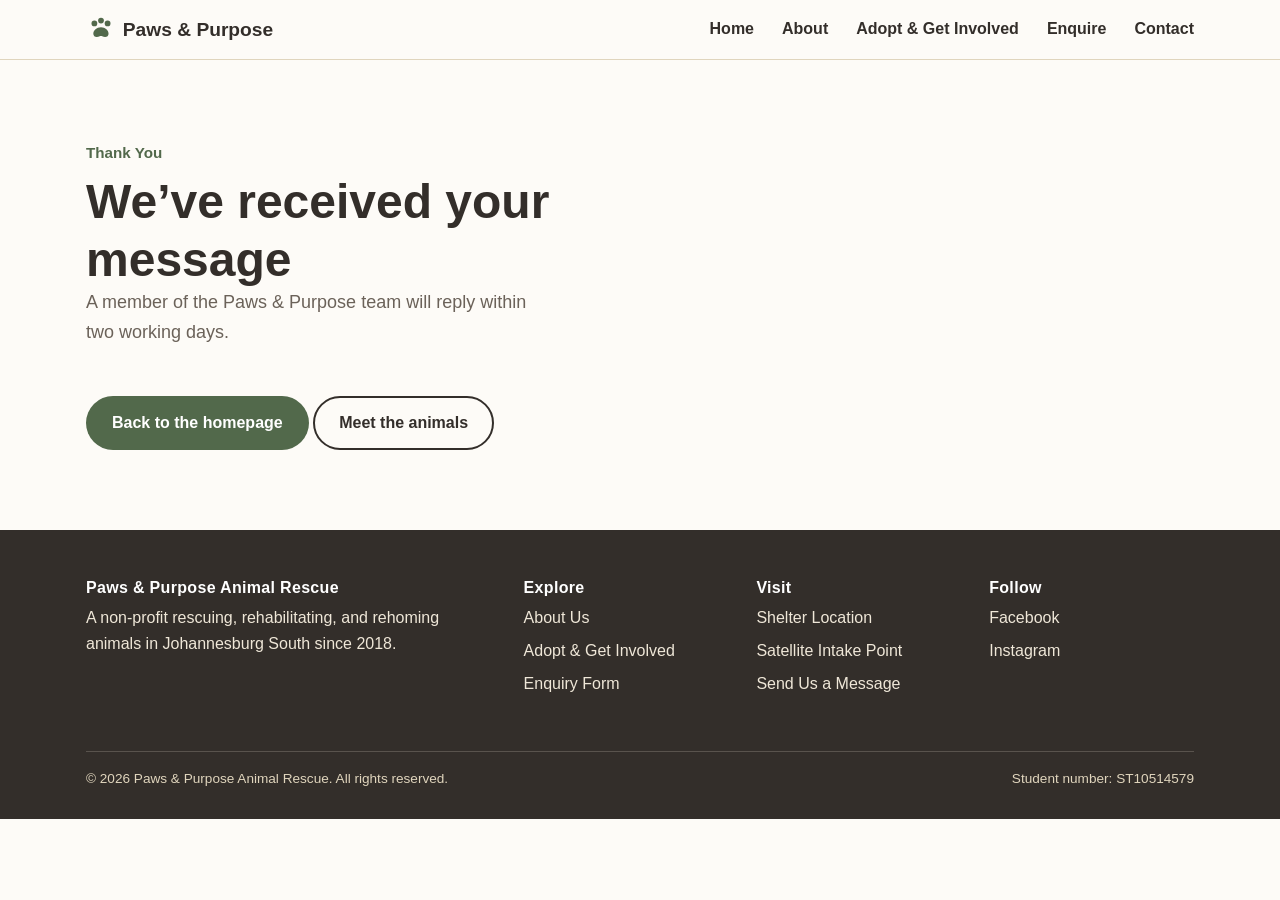
<file: thanks.html>
<!DOCTYPE html>
<html lang="en">
<head>
  <meta charset="UTF-8" />
  <meta name="viewport" content="width=device-width, initial-scale=1.0" />
  <title>Thank You | Paws &amp; Purpose Animal Rescue</title>
  <meta name="description" content="Thank you for contacting Paws &amp; Purpose Animal Rescue. We will reply within two working days." />
  <meta name="robots" content="noindex, follow" />
  <meta name="theme-color" content="#8fa37e" />
  <link rel="canonical" href="https://poepart3.netlify.app/thanks.html" />

  <!-- Open Graph / Twitter: how the page looks when shared on Facebook, WhatsApp, X, LinkedIn -->
  <meta property="og:type" content="website" />
  <meta property="og:site_name" content="Paws &amp; Purpose Animal Rescue" />
  <meta property="og:title" content="Thank You | Paws &amp; Purpose Animal Rescue" />
  <meta property="og:description" content="Thank you for contacting Paws &amp; Purpose Animal Rescue. We will reply within two working days." />
  <meta property="og:url" content="https://poepart3.netlify.app/thanks.html" />
  <meta property="og:image" content="https://poepart3.netlify.app/images/og-image.png" />
  <meta property="og:image:alt" content="Illustration of a dog and a cat sitting together beside the Paws &amp; Purpose name" />
  <meta property="og:locale" content="en_ZA" />
  <meta name="twitter:card" content="summary_large_image" />
  <meta name="twitter:title" content="Thank You | Paws &amp; Purpose Animal Rescue" />
  <meta name="twitter:description" content="Thank you for contacting Paws &amp; Purpose Animal Rescue. We will reply within two working days." />
  <meta name="twitter:image" content="https://poepart3.netlify.app/images/og-image.png" />

  <link rel="icon" href="images/favicon.svg" type="image/svg+xml" />
  <link rel="apple-touch-icon" href="images/apple-touch-icon.png" />

  <!-- Security: Content Security Policy (also sent as an HTTP header via _headers on Netlify) -->
  <meta http-equiv="Content-Security-Policy" content="default-src 'self'; script-src 'self'; style-src 'self' https://fonts.googleapis.com; font-src https://fonts.gstatic.com; img-src 'self' data: https://tile.openstreetmap.org; connect-src 'self'; object-src 'none'; base-uri 'self'; form-action 'self'" />
  <meta name="referrer" content="strict-origin-when-cross-origin" />

  <!-- Speed: connect to the font host early; display=swap shows text immediately -->
  <link rel="preconnect" href="https://fonts.googleapis.com" />
  <link rel="preconnect" href="https://fonts.gstatic.com" crossorigin />
  <link href="https://fonts.googleapis.com/css2?family=Quicksand:wght@500;600;700&amp;family=Inter:wght@400;500;600;700&amp;display=swap" rel="stylesheet" />

  <link rel="stylesheet" href="css/style.css" />
  <noscript><style>.tablist, .accordion-icon, .js-only { display: none !important; }</style></noscript>
</head>
<body>

  <a class="skip-link" href="#main">Skip to main content</a>

  <!-- ============ HEADER / NAVIGATION ============ -->
  <header class="site-header">
    <div class="container">
      <a href="index.html" class="brand">
        <svg class="brand-mark" viewBox="0 0 24 24" fill="currentColor" aria-hidden="true"><circle cx="7" cy="7" r="2.4"/><circle cx="12.5" cy="4.6" r="2.4"/><circle cx="18" cy="7" r="2.4"/><path d="M12.5 10.2c-3.6 0-6.4 2.6-6.4 5.4 0 1.6 1.2 2.8 2.9 2.8.9 0 1.6-.3 2.4-.6.7-.3 1.4-.3 2.1 0 .8.3 1.5.6 2.4.6 1.7 0 2.9-1.2 2.9-2.8 0-2.8-2.7-5.4-6.3-5.4z"/></svg>
        Paws &amp; Purpose
      </a>

      <button class="nav-toggle" aria-label="Toggle navigation menu" aria-expanded="false" aria-controls="primary-nav">&#9776;</button>

      <nav class="main-nav" id="primary-nav" aria-label="Primary">
        <ul>
          <li><a href="index.html">Home</a></li>
          <li><a href="about.html">About</a></li>
          <li><a href="services.html">Adopt &amp; Get Involved</a></li>
          <li><a href="enquiry.html">Enquire</a></li>
          <li><a href="contact.html">Contact</a></li>
        </ul>
      </nav>
    </div>
  </header>

  <main id="main" tabindex="-1">
    <section>
      <div class="container">
        <div class="section-head">
          <p class="eyebrow">Thank You</p>
          <h1>We&rsquo;ve received your message</h1>
          <p class="lede">A member of the Paws &amp; Purpose team will reply within two working days.</p>
        </div>
        <p><a class="btn btn-primary" href="index.html">Back to the homepage</a> <a class="btn btn-secondary" href="services.html">Meet the animals</a></p>
      </div>
    </section>
  </main>

  <!-- ============ FOOTER ============ -->
  <footer class="site-footer">
    <div class="container">
      <div class="footer-grid">
        <div>
          <h2 class="footer-heading">Paws &amp; Purpose Animal Rescue</h2>
          <p class="footer-blurb">A non-profit rescuing, rehabilitating, and rehoming animals in Johannesburg South since 2018.</p>
        </div>
        <div>
          <h2 class="footer-heading">Explore</h2>
          <ul>
            <li><a href="about.html">About Us</a></li>
            <li><a href="services.html">Adopt &amp; Get Involved</a></li>
            <li><a href="enquiry.html">Enquiry Form</a></li>
          </ul>
        </div>
        <div>
          <h2 class="footer-heading">Visit</h2>
          <ul>
            <li><a href="contact.html#find-us">Shelter Location</a></li>
            <li><a href="contact.html#find-us">Satellite Intake Point</a></li>
            <li><a href="contact.html#message">Send Us a Message</a></li>
          </ul>
        </div>
        <div>
          <h2 class="footer-heading">Follow</h2>
          <ul>
            <li><a href="https://facebook.com" target="_blank" rel="noopener noreferrer">Facebook<span class="visually-hidden"> (opens in a new tab)</span></a></li>
            <li><a href="https://instagram.com" target="_blank" rel="noopener noreferrer">Instagram<span class="visually-hidden"> (opens in a new tab)</span></a></li>
          </ul>
        </div>
      </div>
      <div class="footer-bottom">
        <span>&copy; <span data-year>2026</span> Paws &amp; Purpose Animal Rescue. All rights reserved.</span>
        <span>Student number: ST10514579</span>
      </div>
    </div>
  </footer>

  <script src="js/script.js" defer></script>
</body>
</html>
</file>
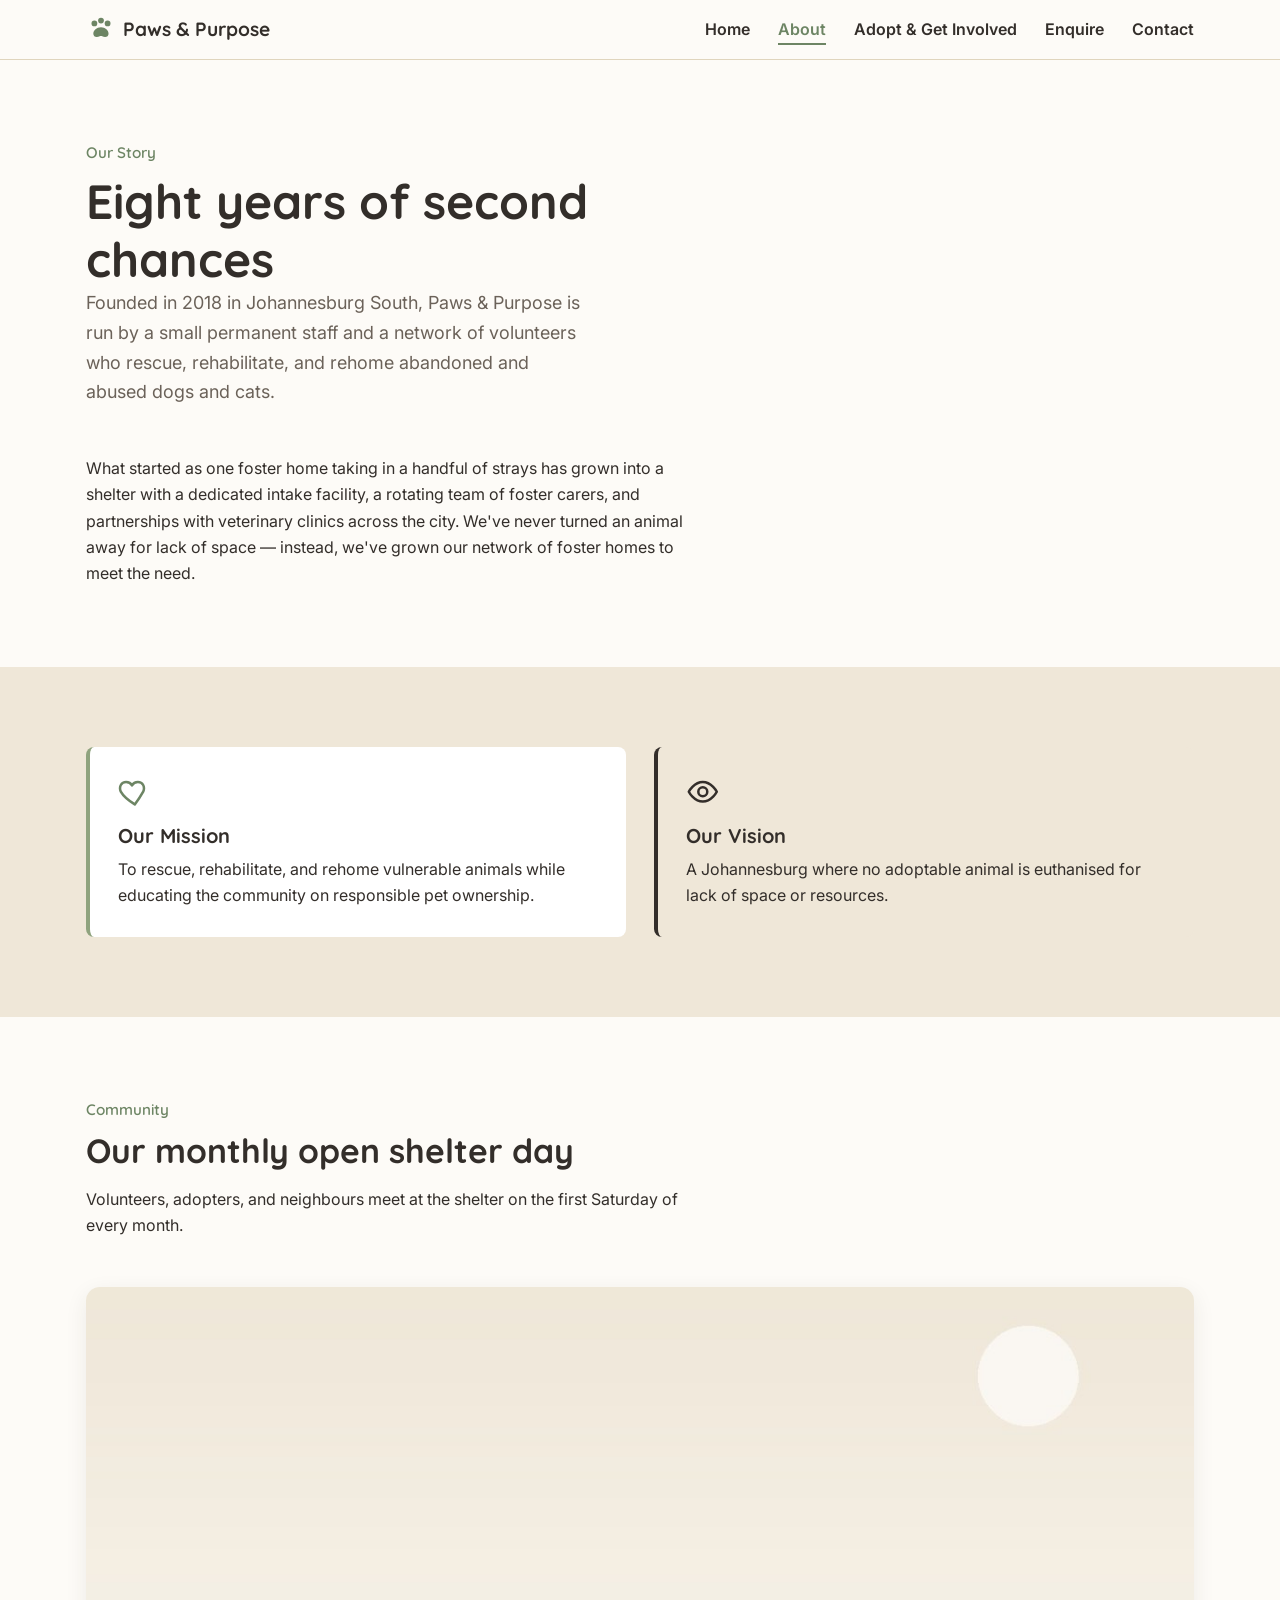
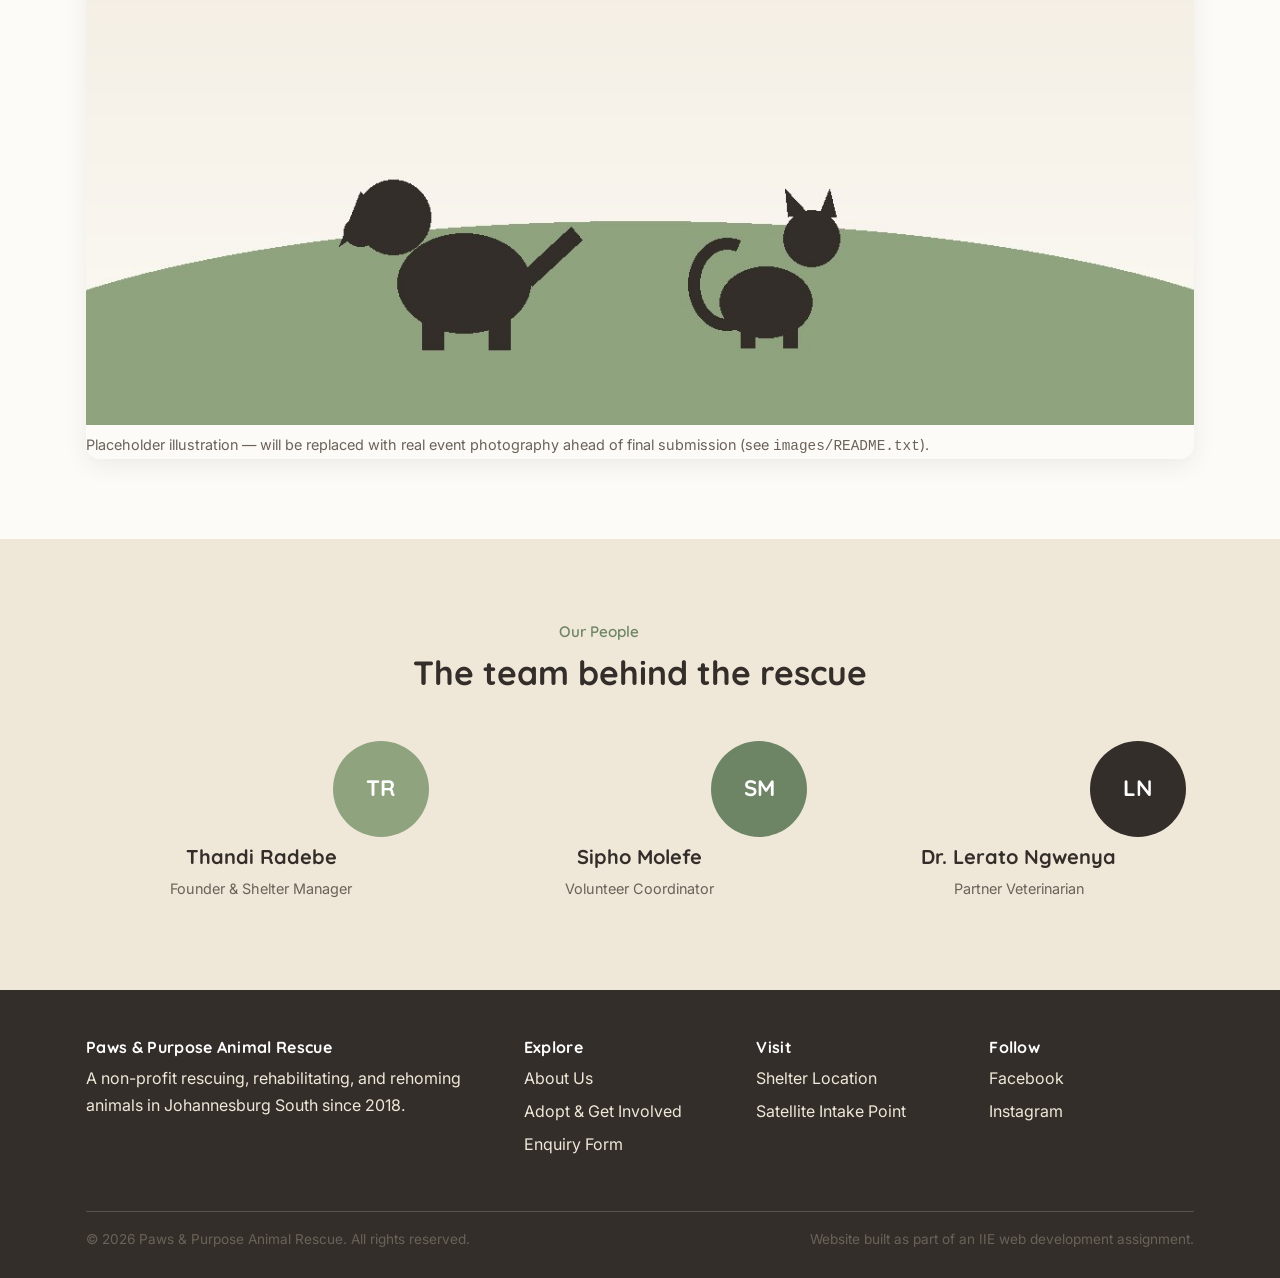
<file: paws-purpose-rescue/paws-purpose-rescue/about.html>
<!DOCTYPE html>
<html lang="en">
<head>
  <meta charset="UTF-8" />
  <meta name="viewport" content="width=device-width, initial-scale=1.0" />
  <title>About Us | Paws &amp; Purpose Animal Rescue</title>
  <meta name="description" content="Learn about Paws & Purpose Animal Rescue's history, mission, vision, and the team behind our Johannesburg South shelter." />

  <link rel="preconnect" href="https://fonts.googleapis.com">
  <link href="https://fonts.googleapis.com/css2?family=Quicksand:wght@500;600;700&family=Inter:wght@400;500;600;700&display=swap" rel="stylesheet">

  <link rel="stylesheet" href="css/style.css" />
</head>
<body>

  <header class="site-header">
    <div class="container">
      <a href="index.html" class="brand">
        <svg class="brand-mark" viewBox="0 0 24 24" fill="currentColor" aria-hidden="true">
          <circle cx="7" cy="7" r="2.4"/><circle cx="12.5" cy="4.6" r="2.4"/><circle cx="18" cy="7" r="2.4"/>
          <path d="M12.5 10.2c-3.6 0-6.4 2.6-6.4 5.4 0 1.6 1.2 2.8 2.9 2.8.9 0 1.6-.3 2.4-.6.7-.3 1.4-.3 2.1 0 .8.3 1.5.6 2.4.6 1.7 0 2.9-1.2 2.9-2.8 0-2.8-2.7-5.4-6.3-5.4z"/>
        </svg>
        Paws &amp; Purpose
      </a>
      <button class="nav-toggle" aria-label="Toggle navigation menu" aria-expanded="false">&#9776;</button>
      <nav class="main-nav" aria-label="Primary">
        <ul>
          <li><a href="index.html">Home</a></li>
          <li><a href="about.html" aria-current="page">About</a></li>
          <li><a href="services.html">Adopt &amp; Get Involved</a></li>
          <li><a href="enquiry.html">Enquire</a></li>
          <li><a href="contact.html">Contact</a></li>
        </ul>
      </nav>
    </div>
  </header>

  <main>

    <section>
      <div class="container">
        <div class="section-head">
          <p class="eyebrow">Our Story</p>
          <h1>Eight years of second chances</h1>
          <p class="lede">Founded in 2018 in Johannesburg South, Paws &amp; Purpose is run by a small permanent staff and a network of volunteers who rescue, rehabilitate, and rehome abandoned and abused dogs and cats.</p>
        </div>
        <p>What started as one foster home taking in a handful of strays has grown into a shelter with a dedicated intake facility, a rotating team of foster carers, and partnerships with veterinary clinics across the city. We've never turned an animal away for lack of space — instead, we've grown our network of foster homes to meet the need.</p>
      </div>
    </section>

    <section class="section-alt">
      <div class="container grid grid--2">
        <div class="panel">
          <svg class="panel-icon" viewBox="0 0 24 24" fill="none" stroke="currentColor" stroke-width="1.8" aria-hidden="true">
            <path d="M12 21s-7.5-4.6-10-9.1C.5 8.4 2.3 5 5.8 5c2 0 3.5 1.1 4.2 2.4C10.7 6.1 12.2 5 14.2 5c3.5 0 5.3 3.4 3.8 6.9C15.5 16.4 12 21 12 21z" stroke-linejoin="round"/>
          </svg>
          <h3>Our Mission</h3>
          <p>To rescue, rehabilitate, and rehome vulnerable animals while educating the community on responsible pet ownership.</p>
        </div>
        <div class="panel panel--sand">
          <svg class="panel-icon" viewBox="0 0 24 24" fill="none" stroke="currentColor" stroke-width="1.8" aria-hidden="true">
            <path d="M2 12s3.6-7 10-7 10 7 10 7-3.6 7-10 7-10-7-10-7z" stroke-linejoin="round"/>
            <circle cx="12" cy="12" r="3.2"/>
          </svg>
          <h3>Our Vision</h3>
          <p>A Johannesburg where no adoptable animal is euthanised for lack of space or resources.</p>
        </div>
      </div>
    </section>

    <!-- ============ RESPONSIVE IMAGE DEMO: picture + srcset ============ -->
    <section>
      <div class="container">
        <div class="section-head">
          <p class="eyebrow">Community</p>
          <h2>Our monthly open shelter day</h2>
          <p>Volunteers, adopters, and neighbours meet at the shelter on the first Saturday of every month.</p>
        </div>

        <figure class="feature-photo">
          <picture>
            <!-- Serves a smaller file to narrow viewports and a larger one to wide viewports -->
            <source
              srcset="images/shelter-day-480.jpg 480w,
                      images/shelter-day-800.jpg 800w,
                      images/shelter-day-1200.jpg 1200w"
              sizes="(max-width: 640px) 100vw, (max-width: 1024px) 90vw, 1140px"
              type="image/jpeg">
            <img
              src="images/shelter-day-800.jpg"
              srcset="images/shelter-day-480.jpg 480w,
                      images/shelter-day-800.jpg 800w,
                      images/shelter-day-1200.jpg 1200w"
              sizes="(max-width: 640px) 100vw, (max-width: 1024px) 90vw, 1140px"
              alt="Illustrated placeholder of a dog and a cat on a grassy hill at the shelter, standing in for a future community-day photograph"
              width="1200" height="800" loading="lazy">
          </picture>
          <figcaption>Placeholder illustration — will be replaced with real event photography ahead of final submission (see <code>images/README.txt</code>).</figcaption>
        </figure>
      </div>
    </section>

    <section class="section-alt">
      <div class="container">
        <div class="section-head center">
          <p class="eyebrow">Our People</p>
          <h2>The team behind the rescue</h2>
        </div>
        <div class="grid">
          <div class="team-member">
            <div class="avatar-ring" style="background:#8fa37e;">TR</div>
            <h3>Thandi Radebe</h3>
            <p class="animal-meta">Founder &amp; Shelter Manager</p>
          </div>
          <div class="team-member">
            <div class="avatar-ring" style="background:#6d8564;">SM</div>
            <h3>Sipho Molefe</h3>
            <p class="animal-meta">Volunteer Coordinator</p>
          </div>
          <div class="team-member">
            <div class="avatar-ring" style="background:#332e2a;">LN</div>
            <h3>Dr. Lerato Ngwenya</h3>
            <p class="animal-meta">Partner Veterinarian</p>
          </div>
        </div>
      </div>
    </section>

  </main>

  <footer class="site-footer">
    <div class="container">
      <div class="footer-grid">
        <div>
          <h4>Paws &amp; Purpose Animal Rescue</h4>
          <p style="color:#efe7d8;">A non-profit rescuing, rehabilitating, and rehoming animals in Johannesburg South since 2018.</p>
        </div>
        <div>
          <h4>Explore</h4>
          <ul>
            <li><a href="about.html">About Us</a></li>
            <li><a href="services.html">Adopt &amp; Get Involved</a></li>
            <li><a href="enquiry.html">Enquiry Form</a></li>
          </ul>
        </div>
        <div>
          <h4>Visit</h4>
          <ul>
            <li><a href="contact.html">Shelter Location</a></li>
            <li><a href="contact.html">Satellite Intake Point</a></li>
          </ul>
        </div>
        <div>
          <h4>Follow</h4>
          <ul>
            <li><a href="https://facebook.com" target="_blank" rel="noopener">Facebook</a></li>
            <li><a href="https://instagram.com" target="_blank" rel="noopener">Instagram</a></li>
          </ul>
        </div>
      </div>
      <div class="footer-bottom">
        <span>&copy; 2026 Paws &amp; Purpose Animal Rescue. All rights reserved.</span>
        <span>Website built as part of an IIE web development assignment.</span>
      </div>
    </div>
  </footer>

  <script src="js/script.js"></script>
</body>
</html>
</file>
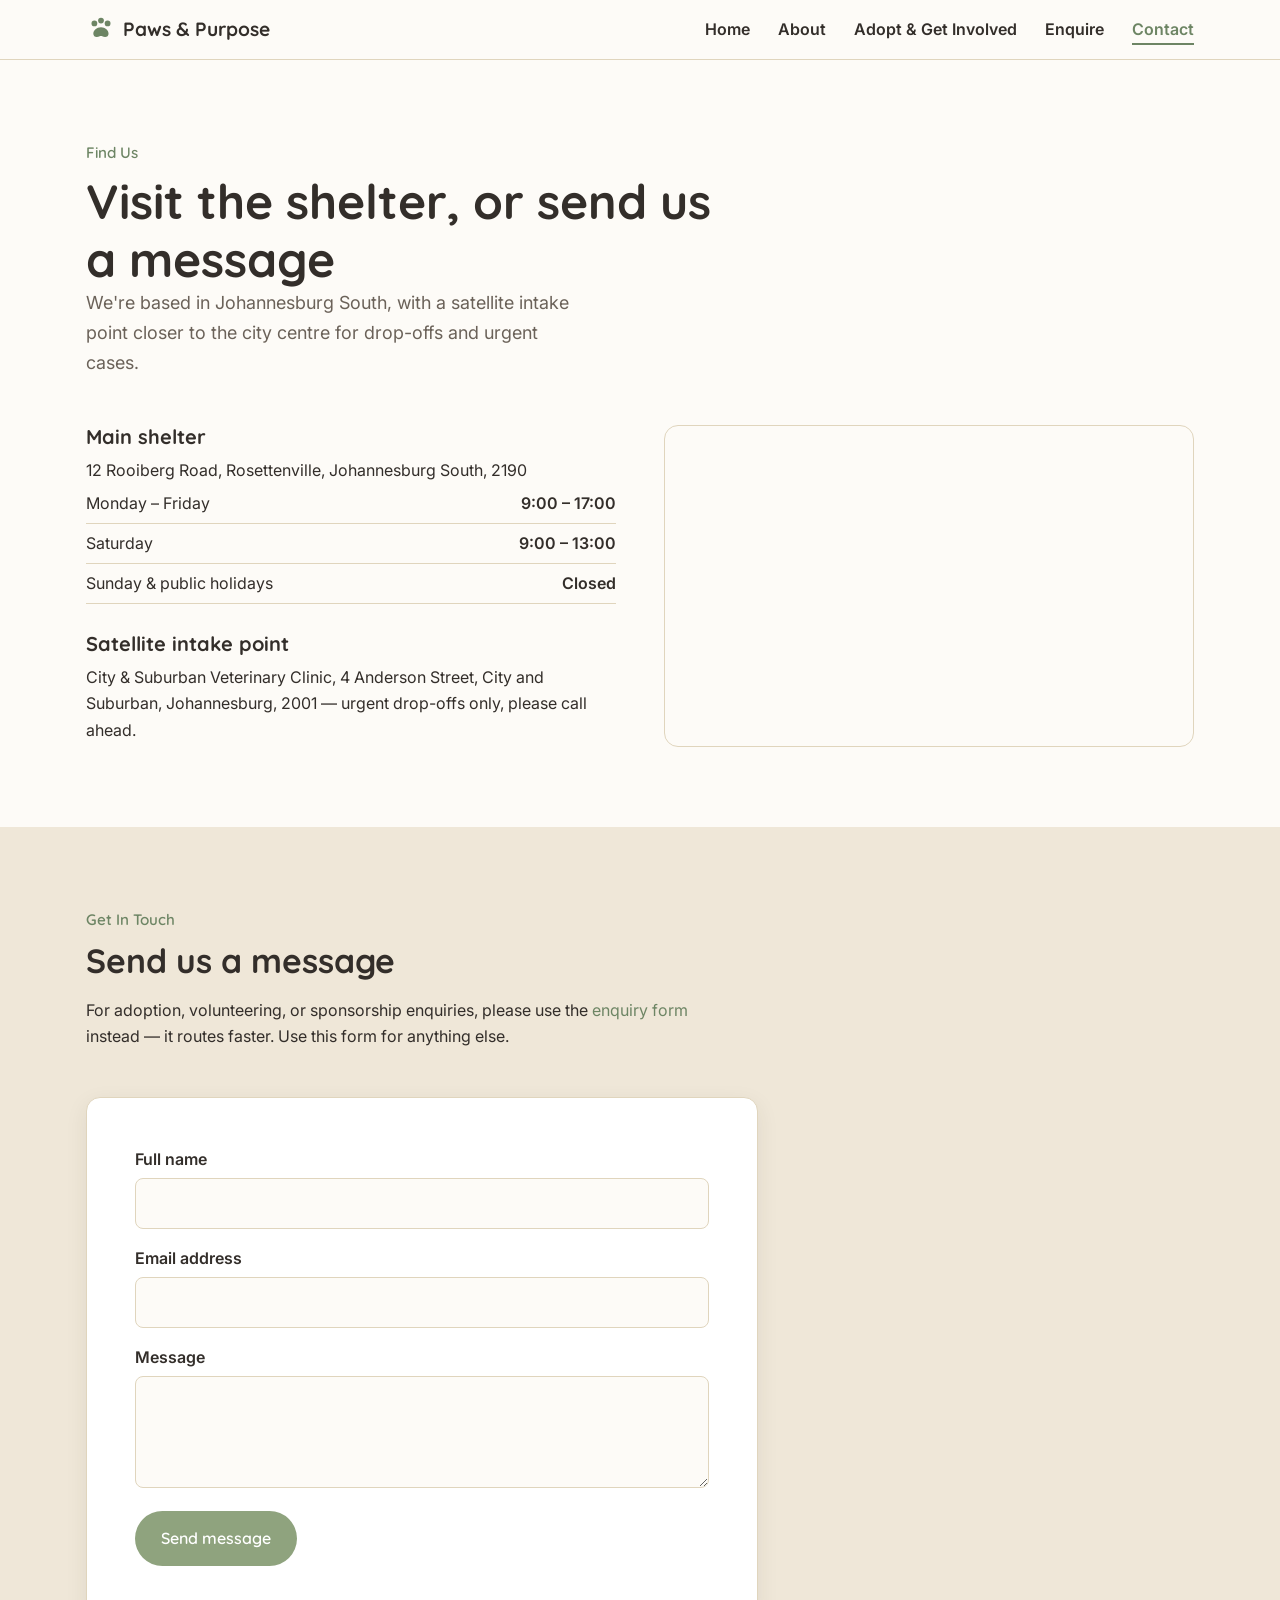
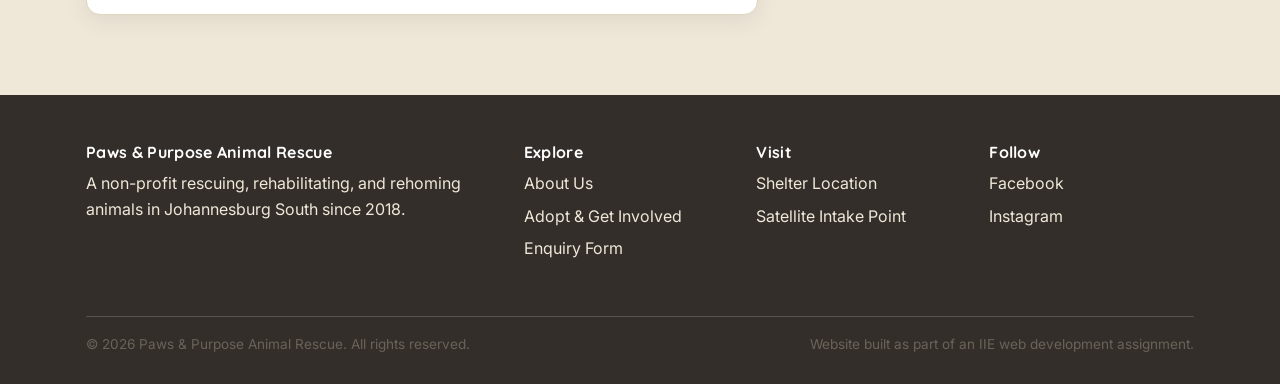
<file: paws-purpose-rescue/paws-purpose-rescue/contact.html>
<!DOCTYPE html>
<html lang="en">
<head>
  <meta charset="UTF-8" />
  <meta name="viewport" content="width=device-width, initial-scale=1.0" />
  <title>Contact | Paws &amp; Purpose Animal Rescue</title>
  <meta name="description" content="Find our shelter and satellite intake point in Johannesburg South, see our hours, or send us a message." />

  <link rel="preconnect" href="https://fonts.googleapis.com">
  <link href="https://fonts.googleapis.com/css2?family=Quicksand:wght@500;600;700&family=Inter:wght@400;500;600;700&display=swap" rel="stylesheet">

  <link rel="stylesheet" href="css/style.css" />
</head>
<body>

  <header class="site-header">
    <div class="container">
      <a href="index.html" class="brand">
        <svg class="brand-mark" viewBox="0 0 24 24" fill="currentColor" aria-hidden="true">
          <circle cx="7" cy="7" r="2.4"/><circle cx="12.5" cy="4.6" r="2.4"/><circle cx="18" cy="7" r="2.4"/>
          <path d="M12.5 10.2c-3.6 0-6.4 2.6-6.4 5.4 0 1.6 1.2 2.8 2.9 2.8.9 0 1.6-.3 2.4-.6.7-.3 1.4-.3 2.1 0 .8.3 1.5.6 2.4.6 1.7 0 2.9-1.2 2.9-2.8 0-2.8-2.7-5.4-6.3-5.4z"/>
        </svg>
        Paws &amp; Purpose
      </a>
      <button class="nav-toggle" aria-label="Toggle navigation menu" aria-expanded="false">&#9776;</button>
      <nav class="main-nav" aria-label="Primary">
        <ul>
          <li><a href="index.html">Home</a></li>
          <li><a href="about.html">About</a></li>
          <li><a href="services.html">Adopt &amp; Get Involved</a></li>
          <li><a href="enquiry.html">Enquire</a></li>
          <li><a href="contact.html" aria-current="page">Contact</a></li>
        </ul>
      </nav>
    </div>
  </header>

  <main>
    <section>
      <div class="container">
        <div class="section-head">
          <p class="eyebrow">Find Us</p>
          <h1>Visit the shelter, or send us a message</h1>
          <p class="lede">We're based in Johannesburg South, with a satellite intake point closer to the city centre for drop-offs and urgent cases.</p>
        </div>

        <div class="contact-grid">
          <div>
            <h3>Main shelter</h3>
            <p>12 Rooiberg Road, Rosettenville, Johannesburg South, 2190</p>

            <table class="hours-table">
              <tr><td>Monday &ndash; Friday</td><td>9:00 &ndash; 17:00</td></tr>
              <tr><td>Saturday</td><td>9:00 &ndash; 13:00</td></tr>
              <tr><td>Sunday &amp; public holidays</td><td>Closed</td></tr>
            </table>

            <h3 style="margin-top:var(--space-md);">Satellite intake point</h3>
            <p>City &amp; Suburban Veterinary Clinic, 4 Anderson Street, City and Suburban, Johannesburg, 2001 &mdash; urgent drop-offs only, please call ahead.</p>
          </div>

          <div class="map-frame">
            <iframe
              src="https://www.openstreetmap.org/export/embed.html?bbox=27.9300%2C-26.3000%2C27.9700%2C-26.2600&layer=mapnik&marker=-26.2800%2C27.9500"
              title="Map showing the approximate location of the Paws & Purpose shelter in Johannesburg South"
              loading="lazy">
            </iframe>
          </div>
        </div>
      </div>
    </section>

    <section class="section-alt">
      <div class="container">
        <div class="section-head">
          <p class="eyebrow">Get In Touch</p>
          <h2>Send us a message</h2>
          <p>For adoption, volunteering, or sponsorship enquiries, please use the <a href="enquiry.html">enquiry form</a> instead — it routes faster. Use this form for anything else.</p>
        </div>

        <form class="form-card" action="#" method="post">
          <div class="form-row">
            <label for="c-name">Full name</label>
            <input type="text" id="c-name" name="name" required>
          </div>
          <div class="form-row">
            <label for="c-email">Email address</label>
            <input type="email" id="c-email" name="email" required>
          </div>
          <div class="form-row">
            <label for="c-message">Message</label>
            <textarea id="c-message" name="message" required></textarea>
          </div>
          <button type="submit" class="btn btn-primary">Send message</button>
        </form>
      </div>
    </section>
  </main>

  <footer class="site-footer">
    <div class="container">
      <div class="footer-grid">
        <div>
          <h4>Paws &amp; Purpose Animal Rescue</h4>
          <p style="color:#efe7d8;">A non-profit rescuing, rehabilitating, and rehoming animals in Johannesburg South since 2018.</p>
        </div>
        <div>
          <h4>Explore</h4>
          <ul>
            <li><a href="about.html">About Us</a></li>
            <li><a href="services.html">Adopt &amp; Get Involved</a></li>
            <li><a href="enquiry.html">Enquiry Form</a></li>
          </ul>
        </div>
        <div>
          <h4>Visit</h4>
          <ul>
            <li><a href="contact.html">Shelter Location</a></li>
            <li><a href="contact.html">Satellite Intake Point</a></li>
          </ul>
        </div>
        <div>
          <h4>Follow</h4>
          <ul>
            <li><a href="https://facebook.com" target="_blank" rel="noopener">Facebook</a></li>
            <li><a href="https://instagram.com" target="_blank" rel="noopener">Instagram</a></li>
          </ul>
        </div>
      </div>
      <div class="footer-bottom">
        <span>&copy; 2026 Paws &amp; Purpose Animal Rescue. All rights reserved.</span>
        <span>Website built as part of an IIE web development assignment.</span>
      </div>
    </div>
  </footer>

  <script src="js/script.js"></script>
</body>
</html>
</file>
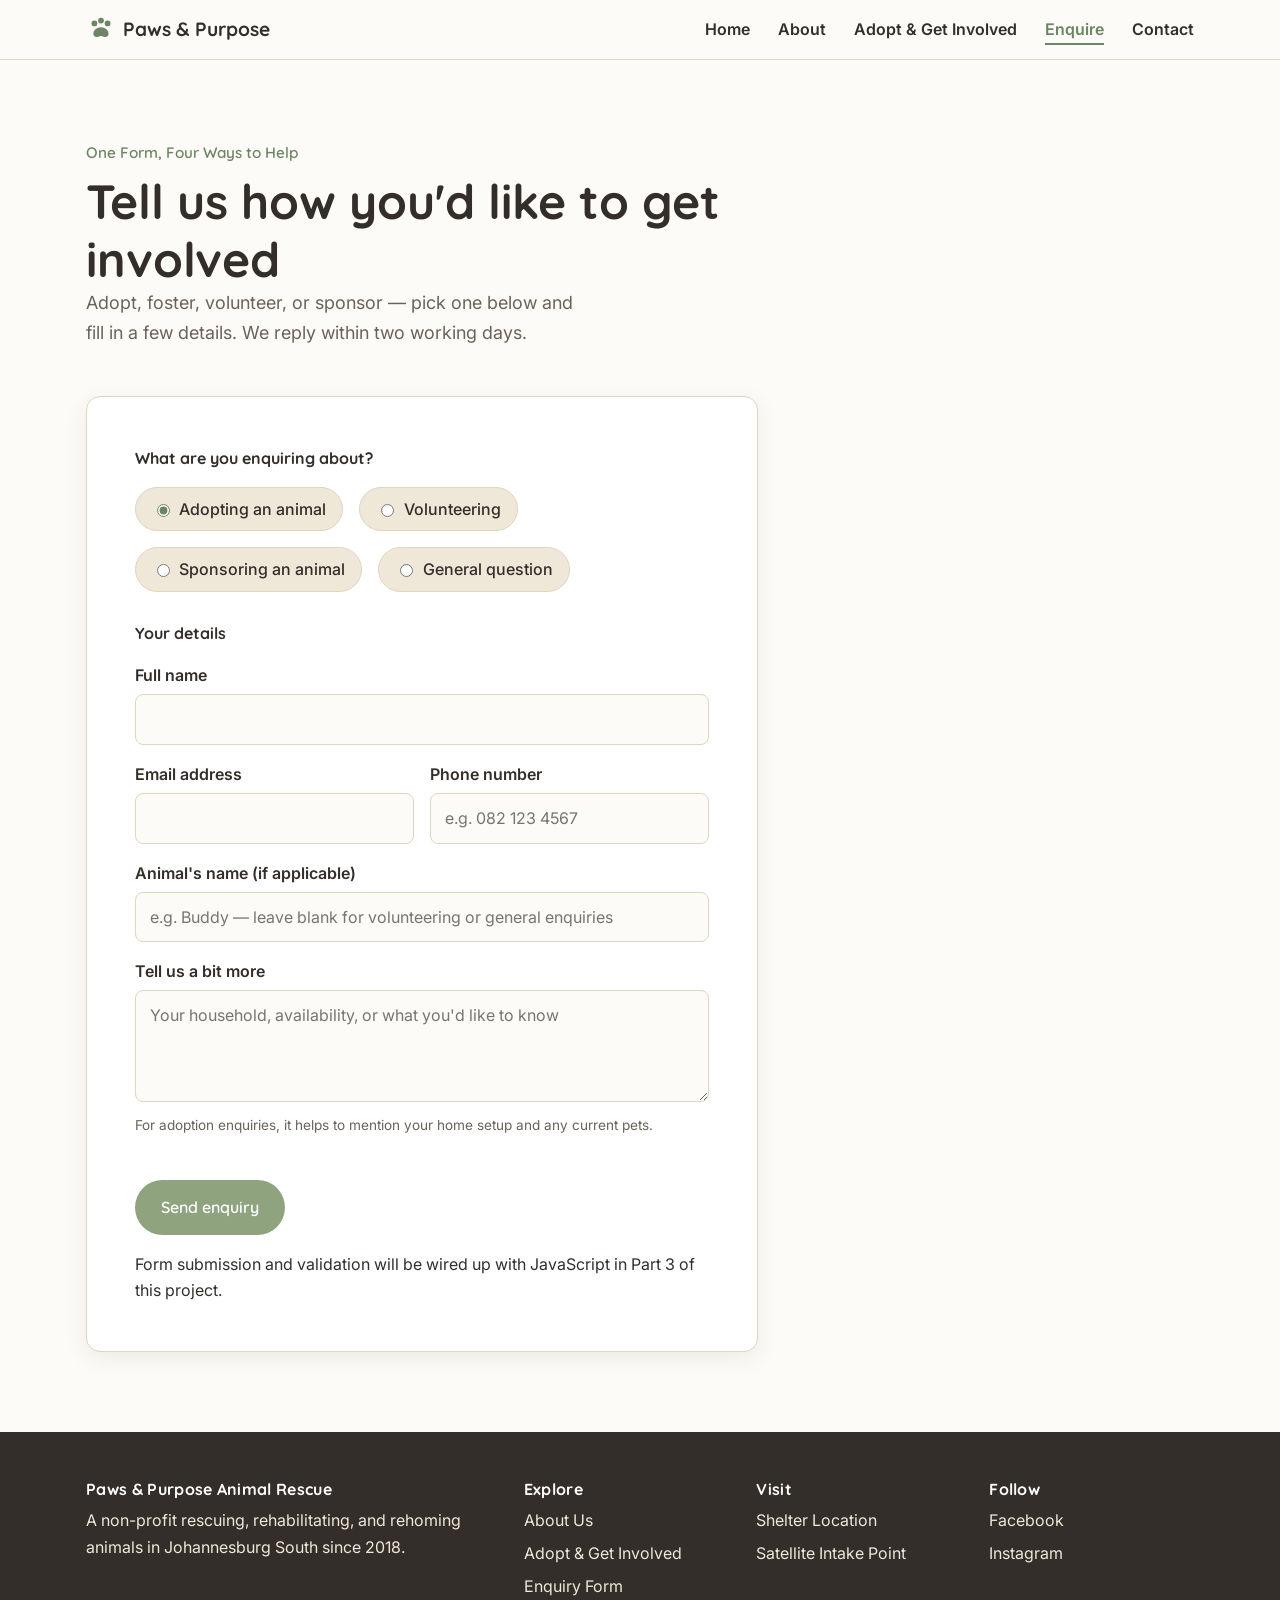
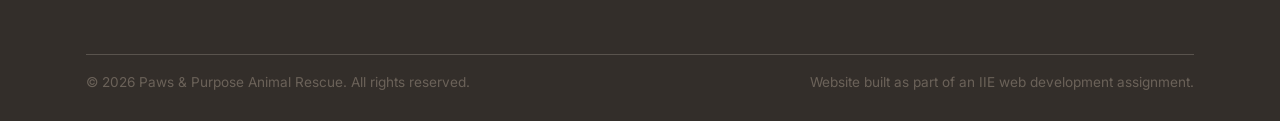
<file: paws-purpose-rescue/paws-purpose-rescue/enquiry.html>
<!DOCTYPE html>
<html lang="en">
<head>
  <meta charset="UTF-8" />
  <meta name="viewport" content="width=device-width, initial-scale=1.0" />
  <title>Enquire | Paws &amp; Purpose Animal Rescue</title>
  <meta name="description" content="Enquire about adopting an animal, volunteering, or becoming a monthly sponsor at Paws & Purpose Animal Rescue." />

  <link rel="preconnect" href="https://fonts.googleapis.com">
  <link href="https://fonts.googleapis.com/css2?family=Quicksand:wght@500;600;700&family=Inter:wght@400;500;600;700&display=swap" rel="stylesheet">

  <link rel="stylesheet" href="css/style.css" />
</head>
<body>

  <header class="site-header">
    <div class="container">
      <a href="index.html" class="brand">
        <svg class="brand-mark" viewBox="0 0 24 24" fill="currentColor" aria-hidden="true">
          <circle cx="7" cy="7" r="2.4"/><circle cx="12.5" cy="4.6" r="2.4"/><circle cx="18" cy="7" r="2.4"/>
          <path d="M12.5 10.2c-3.6 0-6.4 2.6-6.4 5.4 0 1.6 1.2 2.8 2.9 2.8.9 0 1.6-.3 2.4-.6.7-.3 1.4-.3 2.1 0 .8.3 1.5.6 2.4.6 1.7 0 2.9-1.2 2.9-2.8 0-2.8-2.7-5.4-6.3-5.4z"/>
        </svg>
        Paws &amp; Purpose
      </a>
      <button class="nav-toggle" aria-label="Toggle navigation menu" aria-expanded="false">&#9776;</button>
      <nav class="main-nav" aria-label="Primary">
        <ul>
          <li><a href="index.html">Home</a></li>
          <li><a href="about.html">About</a></li>
          <li><a href="services.html">Adopt &amp; Get Involved</a></li>
          <li><a href="enquiry.html" aria-current="page">Enquire</a></li>
          <li><a href="contact.html">Contact</a></li>
        </ul>
      </nav>
    </div>
  </header>

  <main>
    <section>
      <div class="container">
        <div class="section-head">
          <p class="eyebrow">One Form, Four Ways to Help</p>
          <h1>Tell us how you'd like to get involved</h1>
          <p class="lede">Adopt, foster, volunteer, or sponsor — pick one below and fill in a few details. We reply within two working days.</p>
        </div>

        <form class="form-card" action="#" method="post">

          <fieldset>
            <legend>What are you enquiring about?</legend>
            <div class="enquiry-type-group">
              <label><input type="radio" name="enquiry-type" value="adopt" checked> Adopting an animal</label>
              <label><input type="radio" name="enquiry-type" value="volunteer"> Volunteering</label>
              <label><input type="radio" name="enquiry-type" value="sponsor"> Sponsoring an animal</label>
              <label><input type="radio" name="enquiry-type" value="general"> General question</label>
            </div>
          </fieldset>

          <fieldset>
            <legend>Your details</legend>

            <div class="form-row">
              <label for="full-name">Full name</label>
              <input type="text" id="full-name" name="full-name" required>
            </div>

            <div class="grid grid--2" style="gap: var(--space-sm); margin-bottom: var(--space-sm);">
              <div class="form-row" style="margin-bottom:0;">
                <label for="email">Email address</label>
                <input type="email" id="email" name="email" required>
              </div>
              <div class="form-row" style="margin-bottom:0;">
                <label for="phone">Phone number</label>
                <input type="tel" id="phone" name="phone" placeholder="e.g. 082 123 4567">
              </div>
            </div>

            <div class="form-row">
              <label for="animal-name">Animal's name (if applicable)</label>
              <input type="text" id="animal-name" name="animal-name" placeholder="e.g. Buddy — leave blank for volunteering or general enquiries">
            </div>

            <div class="form-row">
              <label for="message">Tell us a bit more</label>
              <textarea id="message" name="message" placeholder="Your household, availability, or what you'd like to know" required></textarea>
              <span class="hint">For adoption enquiries, it helps to mention your home setup and any current pets.</span>
            </div>
          </fieldset>

          <button type="submit" class="btn btn-primary">Send enquiry</button>
          <p class="hint" style="margin-top:var(--space-sm);">Form submission and validation will be wired up with JavaScript in Part 3 of this project.</p>
        </form>
      </div>
    </section>
  </main>

  <footer class="site-footer">
    <div class="container">
      <div class="footer-grid">
        <div>
          <h4>Paws &amp; Purpose Animal Rescue</h4>
          <p style="color:#efe7d8;">A non-profit rescuing, rehabilitating, and rehoming animals in Johannesburg South since 2018.</p>
        </div>
        <div>
          <h4>Explore</h4>
          <ul>
            <li><a href="about.html">About Us</a></li>
            <li><a href="services.html">Adopt &amp; Get Involved</a></li>
            <li><a href="enquiry.html">Enquiry Form</a></li>
          </ul>
        </div>
        <div>
          <h4>Visit</h4>
          <ul>
            <li><a href="contact.html">Shelter Location</a></li>
            <li><a href="contact.html">Satellite Intake Point</a></li>
          </ul>
        </div>
        <div>
          <h4>Follow</h4>
          <ul>
            <li><a href="https://facebook.com" target="_blank" rel="noopener">Facebook</a></li>
            <li><a href="https://instagram.com" target="_blank" rel="noopener">Instagram</a></li>
          </ul>
        </div>
      </div>
      <div class="footer-bottom">
        <span>&copy; 2026 Paws &amp; Purpose Animal Rescue. All rights reserved.</span>
        <span>Website built as part of an IIE web development assignment.</span>
      </div>
    </div>
  </footer>

  <script src="js/script.js"></script>
</body>
</html>
</file>
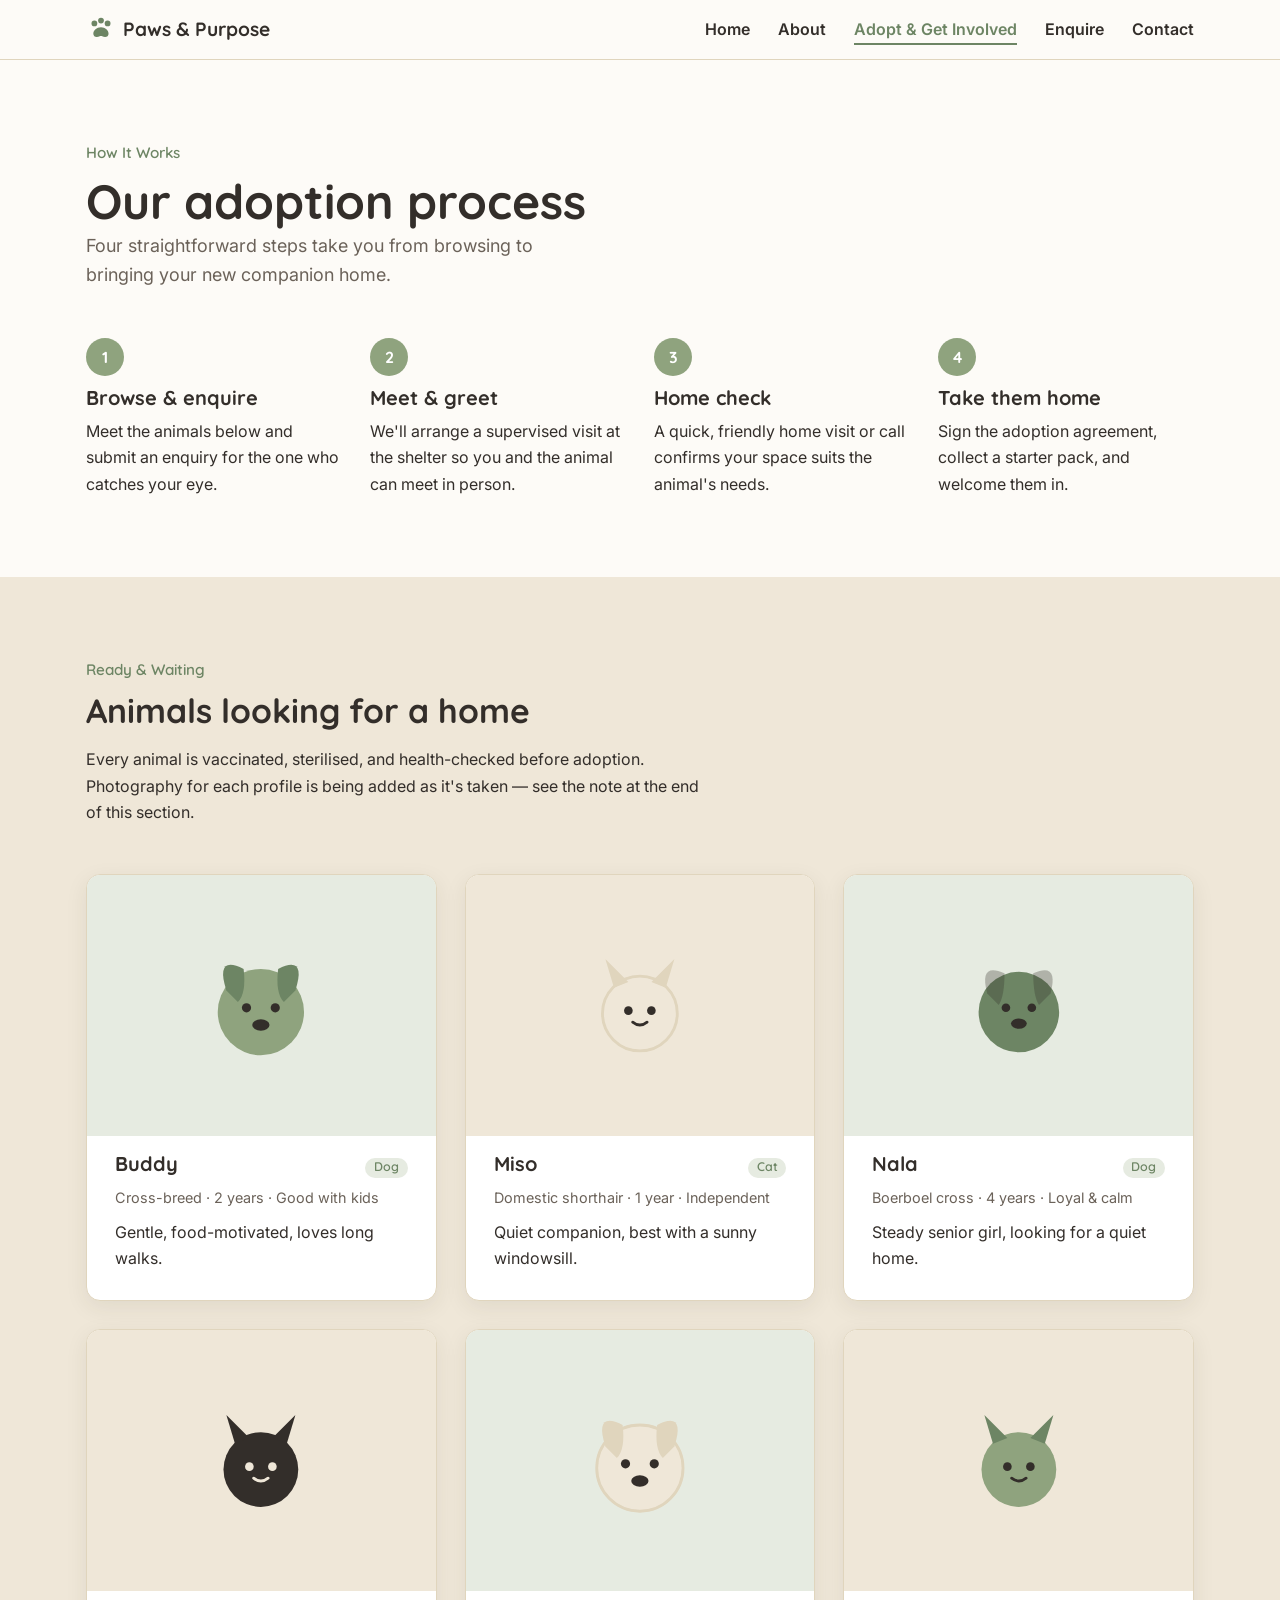
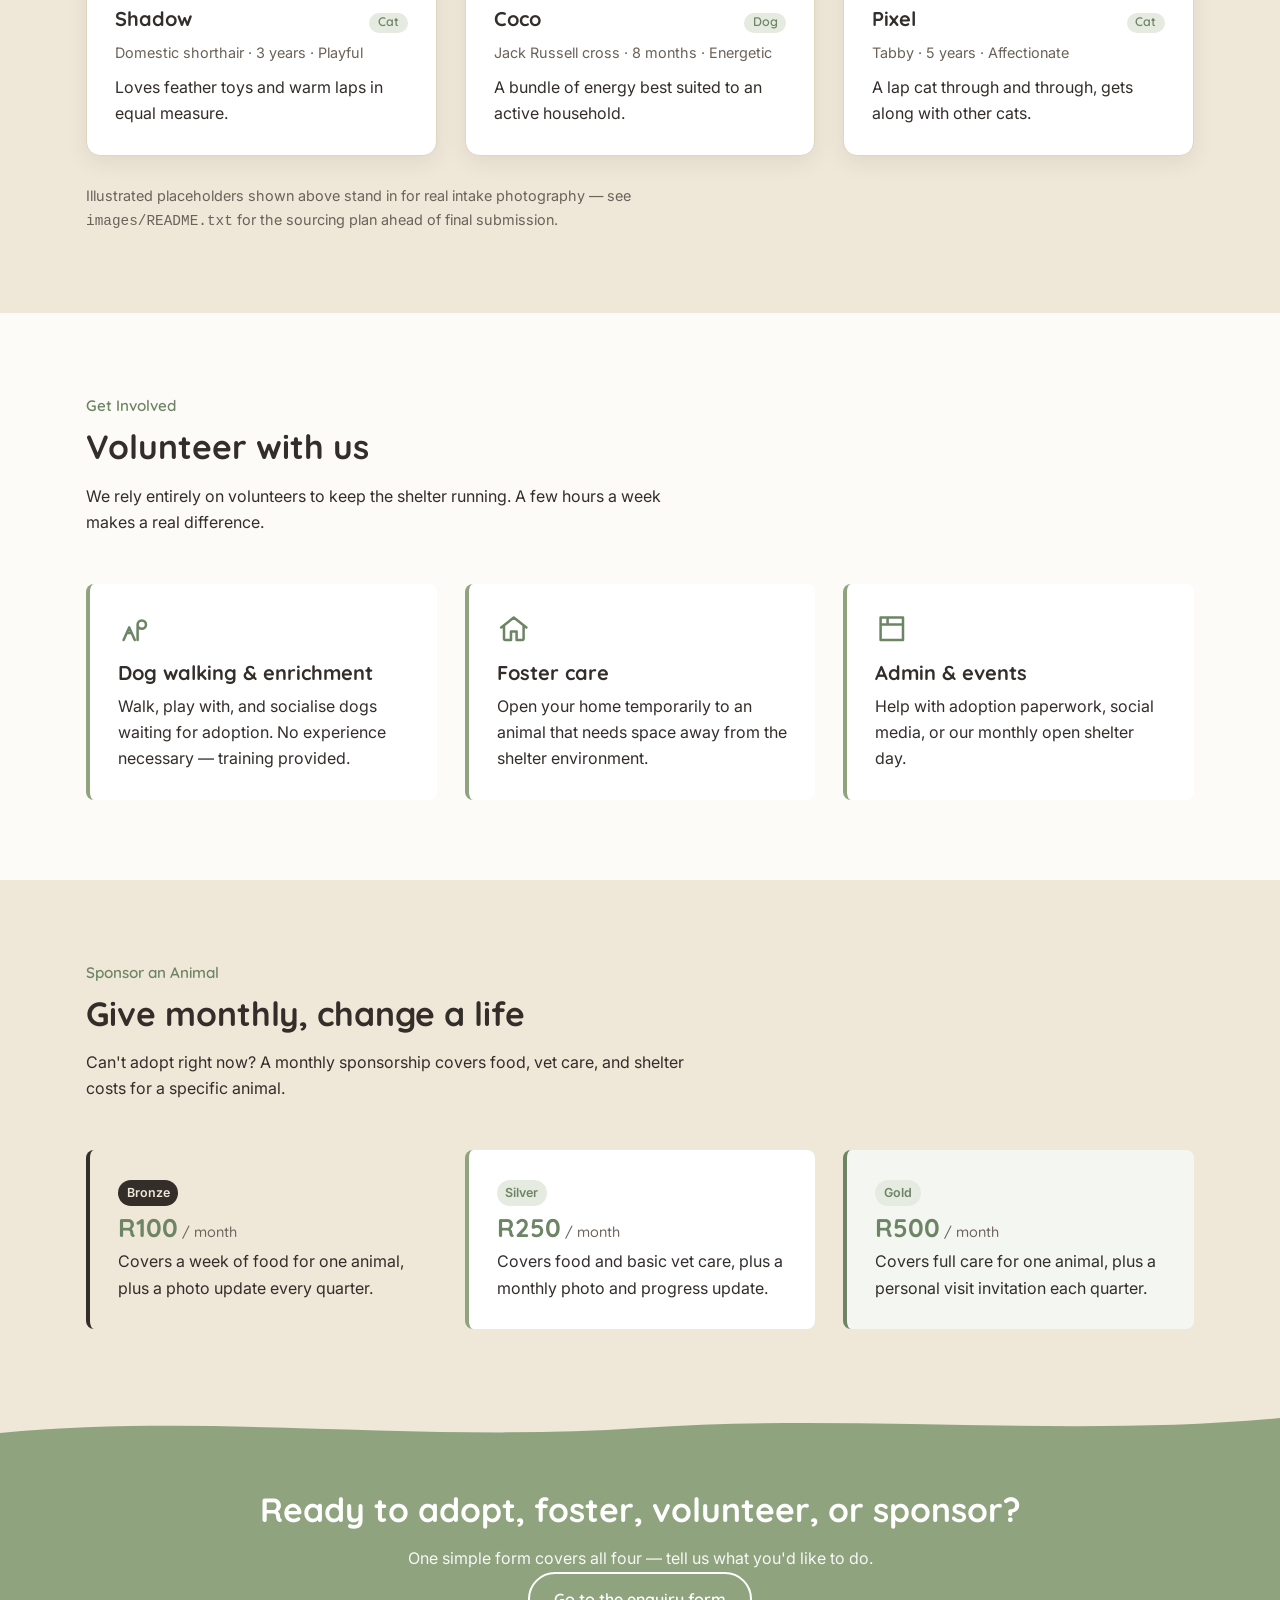
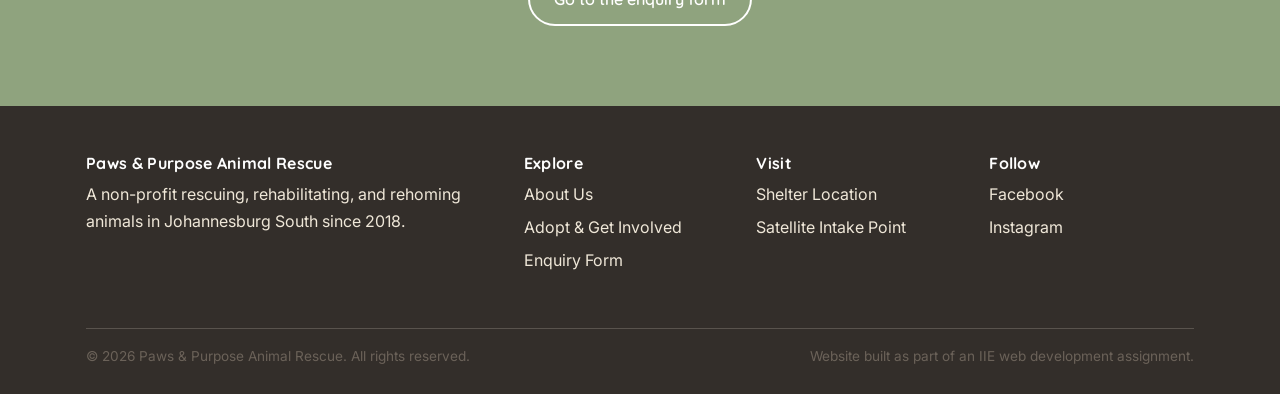
<file: paws-purpose-rescue/paws-purpose-rescue/services.html>
<!DOCTYPE html>
<html lang="en">
<head>
  <meta charset="UTF-8" />
  <meta name="viewport" content="width=device-width, initial-scale=1.0" />
  <title>Adopt &amp; Get Involved | Paws &amp; Purpose Animal Rescue</title>
  <meta name="description" content="Browse adoptable dogs and cats, learn our adoption process, and find out how to volunteer or sponsor an animal at Paws & Purpose." />

  <link rel="preconnect" href="https://fonts.googleapis.com">
  <link href="https://fonts.googleapis.com/css2?family=Quicksand:wght@500;600;700&family=Inter:wght@400;500;600;700&display=swap" rel="stylesheet">

  <link rel="stylesheet" href="css/style.css" />
</head>
<body>

  <header class="site-header">
    <div class="container">
      <a href="index.html" class="brand">
        <svg class="brand-mark" viewBox="0 0 24 24" fill="currentColor" aria-hidden="true">
          <circle cx="7" cy="7" r="2.4"/><circle cx="12.5" cy="4.6" r="2.4"/><circle cx="18" cy="7" r="2.4"/>
          <path d="M12.5 10.2c-3.6 0-6.4 2.6-6.4 5.4 0 1.6 1.2 2.8 2.9 2.8.9 0 1.6-.3 2.4-.6.7-.3 1.4-.3 2.1 0 .8.3 1.5.6 2.4.6 1.7 0 2.9-1.2 2.9-2.8 0-2.8-2.7-5.4-6.3-5.4z"/>
        </svg>
        Paws &amp; Purpose
      </a>
      <button class="nav-toggle" aria-label="Toggle navigation menu" aria-expanded="false">&#9776;</button>
      <nav class="main-nav" aria-label="Primary">
        <ul>
          <li><a href="index.html">Home</a></li>
          <li><a href="about.html">About</a></li>
          <li><a href="services.html" aria-current="page">Adopt &amp; Get Involved</a></li>
          <li><a href="enquiry.html">Enquire</a></li>
          <li><a href="contact.html">Contact</a></li>
        </ul>
      </nav>
    </div>
  </header>

  <main>

    <section>
      <div class="container">
        <div class="section-head">
          <p class="eyebrow">How It Works</p>
          <h1>Our adoption process</h1>
          <p class="lede">Four straightforward steps take you from browsing to bringing your new companion home.</p>
        </div>

        <div class="steps">
          <div class="step">
            <h3>Browse &amp; enquire</h3>
            <p>Meet the animals below and submit an enquiry for the one who catches your eye.</p>
          </div>
          <div class="step">
            <h3>Meet &amp; greet</h3>
            <p>We'll arrange a supervised visit at the shelter so you and the animal can meet in person.</p>
          </div>
          <div class="step">
            <h3>Home check</h3>
            <p>A quick, friendly home visit or call confirms your space suits the animal's needs.</p>
          </div>
          <div class="step">
            <h3>Take them home</h3>
            <p>Sign the adoption agreement, collect a starter pack, and welcome them in.</p>
          </div>
        </div>
      </div>
    </section>

    <!-- ============ ANIMAL GRID ============ -->
    <section id="animals" class="section-alt">
      <div class="container">
        <div class="section-head">
          <p class="eyebrow">Ready &amp; Waiting</p>
          <h2>Animals looking for a home</h2>
          <p>Every animal is vaccinated, sterilised, and health-checked before adoption. Photography for each profile is being added as it's taken — see the note at the end of this section.</p>
        </div>

        <div class="grid">

          <article class="animal-card">
            <div class="animal-photo" style="background:#e6ebe1;">
              <svg viewBox="0 0 100 100" aria-hidden="true"><circle cx="50" cy="55" r="30" fill="#8fa37e"/><path d="M26 40 Q18 15 38 25 Q40 42 34 48 Z" fill="#6d8564"/><path d="M74 40 Q82 15 62 25 Q60 42 66 48 Z" fill="#6d8564"/><circle cx="40" cy="52" r="3.2" fill="#332e2a"/><circle cx="60" cy="52" r="3.2" fill="#332e2a"/><ellipse cx="50" cy="64" rx="6" ry="4" fill="#332e2a"/></svg>
            </div>
            <div class="animal-card-body">
              <h3>Buddy <span class="tag">Dog</span></h3>
              <p class="animal-meta">Cross-breed &middot; 2 years &middot; Good with kids</p>
              <p>Gentle, food-motivated, loves long walks.</p>
            </div>
          </article>

          <article class="animal-card">
            <div class="animal-photo" style="background:#efe7d8;">
              <svg viewBox="0 0 100 100" aria-hidden="true"><circle cx="50" cy="56" r="26" fill="#efe7d8" stroke="#e0d5bd" stroke-width="2"/><path d="M32 38 L26 18 L42 34 Z" fill="#e0d5bd"/><path d="M68 38 L74 18 L58 34 Z" fill="#e0d5bd"/><circle cx="42" cy="54" r="3" fill="#332e2a"/><circle cx="58" cy="54" r="3" fill="#332e2a"/><path d="M45 62 Q50 66 55 62" stroke="#332e2a" stroke-width="2" fill="none" stroke-linecap="round"/></svg>
            </div>
            <div class="animal-card-body">
              <h3>Miso <span class="tag">Cat</span></h3>
              <p class="animal-meta">Domestic shorthair &middot; 1 year &middot; Independent</p>
              <p>Quiet companion, best with a sunny windowsill.</p>
            </div>
          </article>

          <article class="animal-card">
            <div class="animal-photo" style="background:#e6ebe1;">
              <svg viewBox="0 0 100 100" aria-hidden="true"><circle cx="50" cy="55" r="28" fill="#6d8564"/><path d="M28 42 Q22 20 40 28 Q40 44 36 50 Z" fill="#332e2a" opacity="0.3"/><path d="M72 42 Q78 20 60 28 Q60 44 64 50 Z" fill="#332e2a" opacity="0.3"/><circle cx="41" cy="52" r="3" fill="#332e2a"/><circle cx="59" cy="52" r="3" fill="#332e2a"/><ellipse cx="50" cy="63" rx="5.5" ry="3.6" fill="#332e2a"/></svg>
            </div>
            <div class="animal-card-body">
              <h3>Nala <span class="tag">Dog</span></h3>
              <p class="animal-meta">Boerboel cross &middot; 4 years &middot; Loyal &amp; calm</p>
              <p>Steady senior girl, looking for a quiet home.</p>
            </div>
          </article>

          <article class="animal-card">
            <div class="animal-photo" style="background:#efe7d8;">
              <svg viewBox="0 0 100 100" aria-hidden="true"><circle cx="50" cy="56" r="26" fill="#332e2a"/><path d="M32 38 L26 18 L42 34 Z" fill="#332e2a"/><path d="M68 38 L74 18 L58 34 Z" fill="#332e2a"/><circle cx="42" cy="54" r="3" fill="#efe7d8"/><circle cx="58" cy="54" r="3" fill="#efe7d8"/><path d="M45 62 Q50 66 55 62" stroke="#efe7d8" stroke-width="2" fill="none" stroke-linecap="round"/></svg>
            </div>
            <div class="animal-card-body">
              <h3>Shadow <span class="tag">Cat</span></h3>
              <p class="animal-meta">Domestic shorthair &middot; 3 years &middot; Playful</p>
              <p>Loves feather toys and warm laps in equal measure.</p>
            </div>
          </article>

          <article class="animal-card">
            <div class="animal-photo" style="background:#e6ebe1;">
              <svg viewBox="0 0 100 100" aria-hidden="true"><circle cx="50" cy="55" r="30" fill="#efe7d8" stroke="#e0d5bd" stroke-width="2"/><path d="M26 40 Q18 15 38 25 Q40 42 34 48 Z" fill="#e0d5bd"/><path d="M74 40 Q82 15 62 25 Q60 42 66 48 Z" fill="#e0d5bd"/><circle cx="40" cy="52" r="3.2" fill="#332e2a"/><circle cx="60" cy="52" r="3.2" fill="#332e2a"/><ellipse cx="50" cy="64" rx="6" ry="4" fill="#332e2a"/></svg>
            </div>
            <div class="animal-card-body">
              <h3>Coco <span class="tag">Dog</span></h3>
              <p class="animal-meta">Jack Russell cross &middot; 8 months &middot; Energetic</p>
              <p>A bundle of energy best suited to an active household.</p>
            </div>
          </article>

          <article class="animal-card">
            <div class="animal-photo" style="background:#efe7d8;">
              <svg viewBox="0 0 100 100" aria-hidden="true"><circle cx="50" cy="56" r="26" fill="#8fa37e"/><path d="M32 38 L26 18 L42 34 Z" fill="#6d8564"/><path d="M68 38 L74 18 L58 34 Z" fill="#6d8564"/><circle cx="42" cy="54" r="3" fill="#332e2a"/><circle cx="58" cy="54" r="3" fill="#332e2a"/><path d="M45 62 Q50 66 55 62" stroke="#332e2a" stroke-width="2" fill="none" stroke-linecap="round"/></svg>
            </div>
            <div class="animal-card-body">
              <h3>Pixel <span class="tag">Cat</span></h3>
              <p class="animal-meta">Tabby &middot; 5 years &middot; Affectionate</p>
              <p>A lap cat through and through, gets along with other cats.</p>
            </div>
          </article>

        </div>
        <p style="margin-top:var(--space-md); color:var(--color-charcoal-muted); font-size:0.9rem;">Illustrated placeholders shown above stand in for real intake photography — see <code>images/README.txt</code> for the sourcing plan ahead of final submission.</p>
      </div>
    </section>

    <!-- ============ VOLUNTEER ============ -->
    <section>
      <div class="container">
        <div class="section-head">
          <p class="eyebrow">Get Involved</p>
          <h2>Volunteer with us</h2>
          <p>We rely entirely on volunteers to keep the shelter running. A few hours a week makes a real difference.</p>
        </div>
        <div class="grid">
          <div class="panel">
            <svg class="panel-icon" viewBox="0 0 24 24" fill="none" stroke="currentColor" stroke-width="1.8" aria-hidden="true"><path d="M4 20l4-9 4 9M6.5 15h3M14 20V9m0 0a3 3 0 106 0 3 3 0 00-6 0z" stroke-linecap="round" stroke-linejoin="round"/></svg>
            <h3>Dog walking &amp; enrichment</h3>
            <p>Walk, play with, and socialise dogs waiting for adoption. No experience necessary — training provided.</p>
          </div>
          <div class="panel">
            <svg class="panel-icon" viewBox="0 0 24 24" fill="none" stroke="currentColor" stroke-width="1.8" aria-hidden="true"><path d="M3 11l9-7 9 7M5 10v9a1 1 0 001 1h4v-6h4v6h4a1 1 0 001-1v-9" stroke-linecap="round" stroke-linejoin="round"/></svg>
            <h3>Foster care</h3>
            <p>Open your home temporarily to an animal that needs space away from the shelter environment.</p>
          </div>
          <div class="panel">
            <svg class="panel-icon" viewBox="0 0 24 24" fill="none" stroke="currentColor" stroke-width="1.8" aria-hidden="true"><path d="M4 4h16v16H4V4zM4 9h16M9 4v5" stroke-linecap="round" stroke-linejoin="round"/></svg>
            <h3>Admin &amp; events</h3>
            <p>Help with adoption paperwork, social media, or our monthly open shelter day.</p>
          </div>
        </div>
      </div>
    </section>

    <!-- ============ SPONSORSHIP ============ -->
    <section class="section-alt">
      <div class="container">
        <div class="section-head">
          <p class="eyebrow">Sponsor an Animal</p>
          <h2>Give monthly, change a life</h2>
          <p>Can't adopt right now? A monthly sponsorship covers food, vet care, and shelter costs for a specific animal.</p>
        </div>
        <div class="grid">
          <div class="panel panel--sand">
            <span class="tag tag--charcoal">Bronze</span>
            <p class="panel-tier">R100<span style="font-size:0.9rem; font-weight:500; color:var(--color-charcoal-muted);"> / month</span></p>
            <p>Covers a week of food for one animal, plus a photo update every quarter.</p>
          </div>
          <div class="panel">
            <span class="tag">Silver</span>
            <p class="panel-tier">R250<span style="font-size:0.9rem; font-weight:500; color:var(--color-charcoal-muted);"> / month</span></p>
            <p>Covers food and basic vet care, plus a monthly photo and progress update.</p>
          </div>
          <div class="panel" style="border-left-color:#6d8564; background:#f3f6f1;">
            <span class="tag">Gold</span>
            <p class="panel-tier">R500<span style="font-size:0.9rem; font-weight:500; color:var(--color-charcoal-muted);"> / month</span></p>
            <p>Covers full care for one animal, plus a personal visit invitation each quarter.</p>
          </div>
        </div>
      </div>
    </section>

    <section class="cta-strip">
      <svg class="wave-divider" viewBox="0 0 1440 40" preserveAspectRatio="none" aria-hidden="true">
        <path fill="#efe7d8" d="M0 25C240 5 480 35 720 20C960 5 1200 30 1440 10V0H0V25Z"/>
      </svg>
      <div class="container">
        <h2>Ready to adopt, foster, volunteer, or sponsor?</h2>
        <p>One simple form covers all four — tell us what you'd like to do.</p>
        <a href="enquiry.html" class="btn btn-outline">Go to the enquiry form</a>
      </div>
    </section>

  </main>

  <footer class="site-footer">
    <div class="container">
      <div class="footer-grid">
        <div>
          <h4>Paws &amp; Purpose Animal Rescue</h4>
          <p style="color:#efe7d8;">A non-profit rescuing, rehabilitating, and rehoming animals in Johannesburg South since 2018.</p>
        </div>
        <div>
          <h4>Explore</h4>
          <ul>
            <li><a href="about.html">About Us</a></li>
            <li><a href="services.html">Adopt &amp; Get Involved</a></li>
            <li><a href="enquiry.html">Enquiry Form</a></li>
          </ul>
        </div>
        <div>
          <h4>Visit</h4>
          <ul>
            <li><a href="contact.html">Shelter Location</a></li>
            <li><a href="contact.html">Satellite Intake Point</a></li>
          </ul>
        </div>
        <div>
          <h4>Follow</h4>
          <ul>
            <li><a href="https://facebook.com" target="_blank" rel="noopener">Facebook</a></li>
            <li><a href="https://instagram.com" target="_blank" rel="noopener">Instagram</a></li>
          </ul>
        </div>
      </div>
      <div class="footer-bottom">
        <span>&copy; 2026 Paws &amp; Purpose Animal Rescue. All rights reserved.</span>
        <span>Website built as part of an IIE web development assignment.</span>
      </div>
    </div>
  </footer>

  <script src="js/script.js"></script>
</body>
</html>
</file>
<file: css/style.css>
:root {
  /* Colour palette — from the approved Proposal 2 design direction */
  --color-sage: #8fa37e;         /* primary accent — calm, trustworthy */
  --color-sage-dark: #52694b;    /* darker accent for text, links and buttons — 5.8:1 on the cream page background (WCAG AA) */
  --color-sage-darker: #3f5339; /* hover/active state for the darker accent */
  --color-sage-mid: #6d8564;     /* the original Part 2 mid-green, kept for illustrations and decoration */
  --color-sage-light: #e6ebe1;   /* tint used for badges and soft fills */
  --color-sand: #efe7d8;         /* warm secondary background */
  --color-sand-dark: #e0d5bd;    /* borders and dividers, derived from sand */
  --color-charcoal: #332e2a;     /* primary text */
  --color-charcoal-muted: #6b6259; /* secondary/muted text */
  --color-bg: #fdfbf7;           /* page background, near-white cream */
  --color-surface: #ffffff;      /* card surfaces */
  --color-focus: #3f6b8a;        /* accessible focus ring — distinct from the accent so it never disappears on sage backgrounds */

  /* Typography */
  --font-display: "Quicksand", "Segoe UI", sans-serif;
  --font-body: "Inter", "Segoe UI", Arial, sans-serif;

  /* Layout */
  --max-width: 71.25rem; /* 1140px */
  --radius: 14px;
  --radius-sm: 8px;
  --shadow: 0 0.4rem 1.4rem rgba(51, 46, 42, 0.08);
  --shadow-lift: 0 0.8rem 2rem rgba(51, 46, 42, 0.14);

  /* Spacing scale (rem-based so it scales with the user's font settings) */
  --space-xs: 0.5rem;
  --space-sm: 1rem;
  --space-md: 1.75rem;
  --space-lg: 3rem;
  --space-xl: 5rem;
}

/* ---------- CSS reset ---------- */
*,
*::before,
*::after {
  box-sizing: border-box;
}

html {
  scroll-behavior: smooth;
}

body,
h1, h2, h3, h4, p,
ul, ol, li,
figure, blockquote {
  margin: 0;
  padding: 0;
}

ul,
ol {
  list-style: none;
}

img,
picture {
  max-width: 100%;
  display: block;
}

button,
input,
select,
textarea {
  font: inherit;
  color: inherit;
}

/* ---------- Base style ---------- */
body {
  background: var(--color-bg);
  color: var(--color-charcoal);
  font-family: var(--font-body);
  font-size: 1rem;      /* 16px root — everything below scales in em/rem */
  line-height: 1.65;
  -webkit-font-smoothing: antialiased;
}

a {
  color: var(--color-sage-dark);
  text-decoration: none;
}

a:hover,
a:focus-visible {
  text-decoration: underline;
}

/* Visible keyboard focus everywhere — accessibility floor */
a:focus-visible,
button:focus-visible,
input:focus-visible,
select:focus-visible,
textarea:focus-visible {
  outline: 3px solid var(--color-focus);
  outline-offset: 2px;
}

h1, h2, h3, h4 {
  font-family: var(--font-display);
  font-weight: 700;
  color: var(--color-charcoal);
  line-height: 1.2;
}

/* ---------- 2.3 Typography styles / type scale ---------- */
h1 { font-size: clamp(2rem, 1.4rem + 2.6vw, 3rem); }
h2 { font-size: clamp(1.5rem, 1.2rem + 1.4vw, 2.1rem); margin-bottom: var(--space-sm); }
h3 { font-size: 1.25rem; margin-bottom: 0.4em; }
h4 { font-size: 1rem; letter-spacing: 0.02em; }

p {
  max-width: 62ch; /* keeps body copy comfortable to read */
}

.lede {
  font-size: 1.125rem;
  color: var(--color-charcoal-muted);
  max-width: 46ch;
}

.eyebrow {
  font-family: var(--font-display);
  font-weight: 600;
  color: var(--color-sage-dark);
  font-size: 0.95rem;
  margin-bottom: var(--space-xs);
}

/* ---------- Layout ---------- */
.container {
  width: 100%;
  max-width: var(--max-width);
  margin-inline: auto;
  padding-inline: var(--space-sm);
}

section {
  padding-block: var(--space-xl);
}

.section-alt {
  background: var(--color-sand);
  padding-block: var(--space-xl);
}

.section-head {
  max-width: 40rem;
  margin-bottom: var(--space-lg);
}

.section-head.center {
  margin-inline: auto;
  text-align: center;
}

/* 2.4 Layout structure — CSS Grid utility */
.grid {
  display: grid;
  grid-template-columns: repeat(3, 1fr);
  gap: var(--space-md);
}

.grid--2 { grid-template-columns: repeat(2, 1fr); }
.grid--4 { grid-template-columns: repeat(4, 1fr); }

/* 2.4 Layout structure — Flexbox utility */
.flex-row {
  display: flex;
  flex-direction: row;
  align-items: center;
  justify-content: space-between;
  gap: var(--space-md);
}

/* ---------- Buttons ---------- */
.btn {
  display: inline-block;
  font-family: var(--font-display);
  font-weight: 600;
  font-size: 1rem;
  padding: 0.75em 1.5em;
  border-radius: 999px;
  border: 2px solid transparent;
  cursor: pointer;
  transition: background-color 0.18s ease, color 0.18s ease, border-color 0.18s ease, transform 0.12s ease;
}

.btn:hover,
.btn:focus-visible {
  text-decoration: none;
  transform: translateY(-1px);
}

.btn:active {
  transform: translateY(0);
}

.btn-primary {
  background: var(--color-sage-dark);
  color: var(--color-surface);
}
.btn-primary:hover,
.btn-primary:focus-visible { background: var(--color-sage-darker); }

.btn-secondary {
  background: transparent;
  border-color: var(--color-charcoal);
  color: var(--color-charcoal);
}
.btn-secondary:hover,
.btn-secondary:focus-visible {
  background: var(--color-charcoal);
  color: var(--color-surface);
}

.btn-outline {
  background: transparent;
  border-color: var(--color-surface);
  color: var(--color-surface);
}
.btn-outline:hover,
.btn-outline:focus-visible {
  background: var(--color-surface);
  color: var(--color-sage-dark);
}

.hero-actions {
  display: flex;
  flex-wrap: wrap;
  gap: var(--space-sm);
  margin-top: var(--space-md);
}

/* ---------- Header / navigation ---------- */
.site-header {
  position: sticky;
  top: 0;
  z-index: 50;
  background: rgba(253, 251, 247, 0.92);
  backdrop-filter: blur(6px);
  border-bottom: 1px solid var(--color-sand-dark);
}

.site-header .container {
  display: flex;
  align-items: center;
  justify-content: space-between;
  padding-block: 0.85rem;
}

.brand {
  display: flex;
  align-items: center;
  gap: 0.5rem;
  font-family: var(--font-display);
  font-weight: 700;
  font-size: 1.2rem;
  color: var(--color-charcoal);
}

.brand:hover { text-decoration: none; }

.brand-mark {
  width: 1.8rem;
  height: 1.8rem;
  color: var(--color-sage-dark);
}

.nav-toggle {
  display: none;
  background: none;
  border: 2px solid var(--color-charcoal);
  border-radius: var(--radius-sm);
  padding: 0.35rem 0.6rem;
  font-size: 1.1rem;
  line-height: 1;
}

.main-nav ul {
  display: flex;
  gap: var(--space-md);
}

.main-nav a {
  color: var(--color-charcoal);
  font-weight: 600;
  padding-block: 0.25rem;
  border-bottom: 2px solid transparent;
}

.main-nav a:hover,
.main-nav a:focus-visible {
  text-decoration: none;
  border-bottom-color: var(--color-sage);
}

.main-nav a[aria-current="page"] {
  color: var(--color-sage-dark);
  border-bottom-color: var(--color-sage-dark);
}

/* ---------- Hero ---------- */
.hero {
  position: relative;
  overflow: hidden;
}

.hero .container {
  display: grid;
  grid-template-columns: 1.15fr 0.85fr;
  align-items: center;
  gap: var(--space-lg);
  padding-block: var(--space-xl) calc(var(--space-xl) + 2rem);
  position: relative;
}

/* Subtle paw-print field behind the hero copy — a brand texture,
   not a stock-photo backdrop */
.hero::before {
  content: "";
  position: absolute;
  inset: 0;
  background-image: radial-gradient(var(--color-sand-dark) 1.5px, transparent 1.5px);
  background-size: 2.75rem 2.75rem;
  -webkit-mask-image: radial-gradient(ellipse 60% 55% at 78% 30%, black, transparent 70%);
  mask-image: radial-gradient(ellipse 60% 55% at 78% 30%, black, transparent 70%);
  opacity: 0.55;
  pointer-events: none;
}

.hero-art {
  position: relative;
}

.hero-art .blob {
  position: absolute;
  inset: -12% -8%;
  z-index: -1;
}

.hero-art svg.illustration {
  width: 100%;
  height: auto;
  position: relative;
}

.hero-badge {
  position: absolute;
  bottom: -1.4rem;
  left: -1.2rem;
  background: var(--color-surface);
  border-radius: var(--radius);
  box-shadow: var(--shadow-lift);
  padding: 0.85rem 1.2rem;
  display: flex;
  align-items: center;
  gap: 0.7rem;
}

.hero-badge strong {
  display: block;
  font-family: var(--font-display);
  color: var(--color-sage-dark);
  font-size: 1.3rem;
  line-height: 1;
}

.hero-badge span {
  display: block;
  font-size: 0.78rem;
  color: var(--color-charcoal-muted);
  max-width: 8rem;
  line-height: 1.25;
}

.hero-badge .paw {
  width: 2.1rem;
  height: 2.1rem;
  flex-shrink: 0;
  color: var(--color-sage);
}

/* Organic wave divider between sections, instead of a hard edge */
.wave-divider {
  display: block;
  width: 100%;
  height: auto;
}

.hero .wave-divider {
  position: absolute;
  bottom: 0;
  left: 0;
  width: 100%;
  height: 3.5rem;
}

/* ---------- Stat strip ---------- */
.stat-strip {
  background: var(--color-charcoal);
  color: var(--color-sand);
  padding-block: var(--space-lg);
  position: relative;
  overflow: hidden;
}

.stat-strip::after {
  content: "";
  position: absolute;
  inset: 0;
  background-image: radial-gradient(rgba(239, 231, 216, 0.08) 1.5px, transparent 1.5px);
  background-size: 2.25rem 2.25rem;
  pointer-events: none;
}

.stat-strip .container { position: relative; }

.stat-strip .wave-divider {
  position: absolute;
  bottom: 0;
  left: 0;
  width: 100%;
  height: 2.5rem;
}

.stat-strip .grid > div {
  border-left: 1px solid rgba(239, 231, 216, 0.18);
}
.stat-strip .grid > div:first-child { border-left: none; }

.stat-strip .grid {
  text-align: center;
}

.stat-number {
  display: block;
  font-family: var(--font-display);
  font-size: clamp(1.8rem, 1.4rem + 1.6vw, 2.6rem);
  color: var(--color-sage);
  font-weight: 700;
}

.stat-label {
  color: var(--color-sand);
  font-size: 0.95rem;
}

/* ---------- Cards ---------- */
.card {
  background: var(--color-surface);
  border: 1px solid var(--color-sand-dark);
  border-radius: var(--radius);
  padding: var(--space-md);
  box-shadow: var(--shadow);
  transition: box-shadow 0.18s ease, transform 0.18s ease;
}

.card:hover {
  box-shadow: var(--shadow-lift);
  transform: translateY(-3px);
}

/* Flat content panel — used for mission/vision, volunteer roles, and
   sponsorship tiers instead of another bordered-and-shadowed card, so the
   page isn't built entirely from one repeated component. */
.panel {
  background: var(--color-surface);
  border-radius: var(--radius-sm);
  border-left: 4px solid var(--color-sage);
  padding: var(--space-md);
}

.panel.panel--sand {
  background: var(--color-sand);
  border-left-color: var(--color-charcoal);
}

.panel .panel-icon {
  width: 2.1rem;
  height: 2.1rem;
  color: var(--color-sage-dark);
  margin-bottom: var(--space-xs);
}

.panel--sand .panel-icon { color: var(--color-charcoal); }

.panel-tier {
  font-family: var(--font-display);
  font-weight: 700;
  font-size: 1.6rem;
  color: var(--color-sage-dark);
}

/* Photo-led animal card */
.animal-card {
  background: var(--color-surface);
  border-radius: var(--radius);
  overflow: hidden;
  border: 1px solid var(--color-sand-dark);
  box-shadow: var(--shadow);
  transition: box-shadow 0.18s ease, transform 0.18s ease;
}

.animal-card:hover,
.animal-card:focus-within {
  box-shadow: var(--shadow-lift);
  transform: translateY(-3px);
}

.animal-photo {
  aspect-ratio: 4 / 3;
  display: flex;
  align-items: center;
  justify-content: center;
}

.animal-photo svg { width: 55%; height: 55%; }

.animal-card-body {
  padding: var(--space-sm) var(--space-md) var(--space-md);
}

.animal-card-body h3 {
  display: flex;
  align-items: baseline;
  justify-content: space-between;
  gap: 0.5rem;
}

.animal-meta {
  color: var(--color-charcoal-muted);
  font-size: 0.9rem;
  margin-bottom: 0.6rem;
}

.tag {
  display: inline-block;
  background: var(--color-sage-light);
  color: var(--color-sage-dark);
  font-size: 0.78rem;
  font-weight: 600;
  padding: 0.2em 0.7em;
  border-radius: 999px;
}

.tag--charcoal {
  background: var(--color-charcoal);
  color: var(--color-sand);
}

/* ---------- Numbered process steps (a genuine sequence) ---------- */
.steps {
  counter-reset: step;
  display: grid;
  grid-template-columns: repeat(4, 1fr);
  gap: var(--space-md);
}

.step {
  position: relative;
  padding-top: var(--space-lg);
}

.step::before {
  counter-increment: step;
  content: counter(step);
  position: absolute;
  top: 0;
  left: 0;
  width: 2.4rem;
  height: 2.4rem;
  border-radius: 50%;
  background: var(--color-sage-dark);
  color: var(--color-surface);
  font-family: var(--font-display);
  font-weight: 700;
  display: flex;
  align-items: center;
  justify-content: center;
}

/* ---------- CTA strip ---------- */
.cta-strip {
  background: var(--color-sage-dark);
  color: var(--color-surface);
  text-align: center;
  padding-block: var(--space-xl);
  position: relative;
  overflow: hidden;
}

.cta-strip .wave-divider {
  position: absolute;
  top: -1px;
  left: 0;
  width: 100%;
  height: 2.5rem;
}

.cta-strip h2 { color: var(--color-surface); }

.cta-strip p {
  margin-inline: auto;
  color: rgba(255, 255, 255, 0.92);
}

/* ---------- Team ---------- */
.team-member {
  text-align: center;
}

.avatar-ring {
  width: 6rem;
  height: 6rem;
  border-radius: 50%;
  margin-inline: auto var(--space-xs);
  margin-bottom: var(--space-xs);
  display: flex;
  align-items: center;
  justify-content: center;
  color: var(--color-surface);
  font-family: var(--font-display);
  font-weight: 700;
  font-size: 1.4rem;
}

/* ---------- Responsive image demo (picture/srcset) ---------- */
.feature-photo {
  border-radius: var(--radius);
  overflow: hidden;
  box-shadow: var(--shadow);
}

.feature-photo img { width: 100%; height: auto; }

figcaption {
  color: var(--color-charcoal-muted);
  font-size: 0.9rem;
  margin-top: var(--space-xs);
}

/* ---------- Forms ---------- */
.form-card {
  background: var(--color-surface);
  border: 1px solid var(--color-sand-dark);
  border-radius: var(--radius);
  padding: var(--space-lg);
  box-shadow: var(--shadow);
  max-width: 42rem;
}

fieldset {
  border: none;
  padding: 0;
  margin: 0 0 var(--space-md);
}

legend {
  font-family: var(--font-display);
  font-weight: 700;
  padding: 0;
  margin-bottom: var(--space-sm);
}

.form-row {
  margin-bottom: var(--space-sm);
}

.form-row label {
  display: block;
  font-weight: 600;
  margin-bottom: 0.35rem;
}

.form-row .hint {
  display: block;
  font-weight: 400;
  color: var(--color-charcoal-muted);
  font-size: 0.85rem;
  margin-top: 0.25rem;
}

input[type="text"],
input[type="email"],
input[type="tel"],
input[type="date"],
input[type="search"],
select,
textarea {
  width: 100%;
  padding: 0.7em 0.9em;
  border: 1px solid var(--color-sand-dark);
  border-radius: var(--radius-sm);
  background: var(--color-bg);
}

input:focus-visible,
select:focus-visible,
textarea:focus-visible {
  border-color: var(--color-focus);
}

textarea { resize: vertical; min-height: 7rem; }

.enquiry-type-group {
  display: flex;
  flex-wrap: wrap;
  gap: var(--space-sm);
}

.enquiry-type-group label {
  display: flex;
  align-items: center;
  gap: 0.4rem;
  background: var(--color-sand);
  border: 1px solid var(--color-sand-dark);
  border-radius: 999px;
  padding: 0.5em 1em;
  font-weight: 500;
  cursor: pointer;
}

.enquiry-type-group input[type="radio"] {
  accent-color: var(--color-sage-dark);
}

/* ---------- Contact ---------- */
.contact-grid {
  display: grid;
  grid-template-columns: 1fr 1fr;
  gap: var(--space-lg);
  align-items: start;
}

.map-frame {
  border-radius: var(--radius);
  overflow: hidden;
  border: 1px solid var(--color-sand-dark);
}

.map-frame iframe { /* legacy Part 2 iframe rule, kept harmlessly */
  width: 100%;
  height: 100%;
  min-height: 320px;
  border: 0;
  display: block;
}

.hours-table {
  width: 100%;
  border-collapse: collapse;
}

.hours-table td {
  padding: 0.4em 0;
  border-bottom: 1px solid var(--color-sand-dark);
}

.hours-table td:last-child { text-align: right; font-weight: 600; }

/* ---------- Footer ---------- */
.site-footer {
  background: var(--color-charcoal);
  color: var(--color-sand);
  padding-block: var(--space-lg) var(--space-md);
}

.site-footer .footer-heading { color: var(--color-surface); margin-bottom: var(--space-xs); font-size: 1rem; letter-spacing: 0.02em; }
.footer-blurb { color: var(--color-sand); }

.site-footer a { color: var(--color-sand); }
.site-footer a:hover,
.site-footer a:focus-visible { color: var(--color-sage); }

.footer-grid {
  display: grid;
  grid-template-columns: 2fr 1fr 1fr 1fr;
  gap: var(--space-md);
  margin-bottom: var(--space-lg);
}

.footer-grid ul li { margin-bottom: 0.4em; }

.footer-bottom {
  border-top: 1px solid rgba(239, 231, 216, 0.2);
  padding-top: var(--space-sm);
  display: flex;
  justify-content: space-between;
  flex-wrap: wrap;
  gap: 0.5rem;
  font-size: 0.85rem;
  color: var(--color-sand-dark); /* was the muted grey, which failed contrast on charcoal */
}

/* =========================================================
   3. RESPONSIVE DESIGN
   Breakpoints: desktop (default, >1024px), tablet (<=1024px),
   mobile (<=640px). Mobile-first adjustments layer on top of
   the desktop-default rules above using max-width queries.
   ========================================================= */

/* ---------- 3.1 Tablet breakpoint ---------- */
@media (max-width: 1024px) {
  .grid { grid-template-columns: repeat(2, 1fr); }
  .grid--4 { grid-template-columns: repeat(2, 1fr); }
  .steps { grid-template-columns: repeat(2, 1fr); }
  .hero .container { grid-template-columns: 1fr; }
  .hero-art { order: -1; max-width: 22rem; margin-inline: auto; }
  .hero-badge { left: 0.5rem; }
  .footer-grid { grid-template-columns: repeat(2, 1fr); }
  .contact-grid { grid-template-columns: 1fr; }
}

/* ---------- 3.1 Mobile breakpoint ---------- */
@media (max-width: 640px) {
  section { padding-block: var(--space-lg); }
  .section-alt { padding-block: var(--space-lg); }

  .nav-toggle { display: inline-flex; align-items: center; justify-content: center; }

  .main-nav {
    display: none;
    position: absolute;
    inset-inline: 0;
    top: 100%;
    background: var(--color-bg);
    border-bottom: 1px solid var(--color-sand-dark);
  }

  .main-nav.is-open { display: block; }

  .main-nav ul {
    flex-direction: column;
    padding: var(--space-sm) var(--space-sm) var(--space-md);
    gap: var(--space-xs);
  }

  .grid,
  .grid--2,
  .grid--4 { grid-template-columns: 1fr; }

  .steps { grid-template-columns: 1fr; }

  .stat-strip .grid > div {
    border-left: none;
    border-top: 1px solid rgba(239, 231, 216, 0.18);
    padding-top: var(--space-sm);
  }
  .stat-strip .grid > div:first-child { border-top: none; padding-top: 0; }

  .hero-badge { position: static; margin-top: var(--space-sm); }
  .hero::before { opacity: 0.35; }

  .footer-grid { grid-template-columns: 1fr; gap: var(--space-lg); }

  .footer-bottom { flex-direction: column; }

  .form-card { padding: var(--space-md); }

  h1 { max-width: 22ch; }
}


/* =========================================================
   PART 3 — FUNCTIONALITY, FORMS, ACCESSIBILITY
   ========================================================= */

/* ---------- 4.1 Utilities & accessibility ---------- */
[hidden] { display: none !important; }

.visually-hidden {
  position: absolute !important;
  width: 1px; height: 1px;
  margin: -1px; padding: 0;
  overflow: hidden;
  clip: rect(0, 0, 0, 0);
  white-space: nowrap;
  border: 0;
}

.skip-link {
  position: absolute;
  left: var(--space-sm);
  top: -4rem;
  z-index: 200;
  background: var(--color-charcoal);
  color: var(--color-surface);
  padding: 0.7em 1.2em;
  border-radius: var(--radius-sm);
  font-weight: 600;
  transition: top 0.15s ease;
}
.skip-link:focus { top: var(--space-xs); text-decoration: none; }

main:focus { outline: none; }

.bg-sage { background: var(--color-sage-light); }
.bg-sand { background: var(--color-sand); }
.mt-md { margin-top: var(--space-md); }
.h3-size { font-size: 1.25rem; margin-bottom: 0.4em; }
.sub-heading { font-size: 1.35rem; margin-bottom: var(--space-md); }

.note {
  margin-top: var(--space-md);
  color: var(--color-charcoal-muted);
  font-size: 0.9rem;
}

.plain-list { list-style: disc; padding-left: 1.3rem; }
.plain-list li { margin-bottom: 0.4em; }

.optional { font-weight: 400; color: var(--color-charcoal-muted); }
.per-month { font-size: 0.9rem; font-weight: 500; color: var(--color-charcoal-muted); }
.cta-link { color: var(--color-surface); text-decoration: underline; font-weight: 600; }

.hero h1 .h1-sub {
  display: block;
  margin-top: 0.35em;
  font-size: 0.55em;
  font-weight: 600;
  color: var(--color-sage-dark);
  line-height: 1.3;
}

.avatar-ring--sage { background: var(--color-sage-dark); }
.avatar-ring--moss { background: var(--color-sage-darker); }
.avatar-ring--charcoal { background: var(--color-charcoal); }

.panel.panel--moss { border-left-color: var(--color-sage-dark); background: #f3f6f1; }
.panel h4 { font-family: var(--font-display); font-size: 1.1rem; margin-bottom: 0.35em; }
.panel-link { display: inline-block; margin-top: 0.5rem; font-weight: 600; }
.panel a, .step a, .section-head a, .lede a, .note a, p a { text-decoration: underline; text-underline-offset: 2px; }
.btn, .main-nav a, .brand, .panel-link.btn { text-decoration: none; }

/* Breadcrumbs (also helps SEO & orientation) */
.breadcrumb { margin-bottom: var(--space-md); font-size: 0.9rem; }
.breadcrumb ol { display: flex; flex-wrap: wrap; gap: 0.4rem; color: var(--color-charcoal-muted); }
.breadcrumb li + li::before { content: "/"; margin-right: 0.4rem; color: var(--color-sand-dark); }
.breadcrumb [aria-current] { font-weight: 600; color: var(--color-charcoal); }

/* ---------- 4.2 Buttons: small and link styles ---------- */
.btn-small { font-size: 0.9rem; padding: 0.5em 1.1em; }
.btn-link {
  background: none;
  border: 0;
  color: var(--color-sage-dark);
  text-decoration: underline;
  text-underline-offset: 2px;
  padding-inline: 0.6em;
}
.btn-link:hover, .btn-link:focus-visible { color: var(--color-sage-darker); }
.btn:disabled { opacity: 0.65; cursor: progress; transform: none; }
.animal-card-body .btn { margin-top: 0.4rem; }

/* ---------- 4.3 Search / filter / sort controls ---------- */
.controls {
  display: grid;
  grid-template-columns: 2fr 1fr 1fr auto;
  gap: var(--space-sm);
  align-items: end;
  background: var(--color-surface);
  border: 1px solid var(--color-sand-dark);
  border-radius: var(--radius);
  padding: var(--space-sm) var(--space-md);
  margin-bottom: var(--space-sm);
}
.controls-field label { display: block; font-weight: 600; font-size: 0.9rem; margin-bottom: 0.3rem; }
.result-count { margin-bottom: var(--space-sm); color: var(--color-charcoal-muted); font-weight: 600; }
.empty-state {
  text-align: center;
  background: var(--color-surface);
  border: 1px dashed var(--color-sand-dark);
  border-radius: var(--radius);
  padding: var(--space-lg);
}
.empty-state p { margin: 0 auto var(--space-sm); }

/* status badge on animal cards */
.animal-photo { position: relative; }
.status-badge {
  position: absolute;
  top: 0.7rem; left: 0.7rem;
  background: var(--color-surface);
  color: var(--color-sage-dark);
  font-size: 0.75rem;
  font-weight: 700;
  padding: 0.25em 0.75em;
  border-radius: 999px;
  box-shadow: var(--shadow);
}
.status-badge--reserved { background: #fff4e0; color: #6b4a00; }
.status-badge--inline { position: static; display: inline-block; box-shadow: none; border: 1px solid currentColor; }

/* ---------- 4.4 Tabs ---------- */
.tablist {
  display: flex;
  flex-wrap: wrap;
  gap: 0.25rem;
  border-bottom: 2px solid var(--color-sand-dark);
  margin-bottom: var(--space-md);
}
.tablist [role="tab"] {
  background: none;
  border: 0;
  border-bottom: 3px solid transparent;
  margin-bottom: -2px;
  padding: 0.7em 1.2em;
  font-family: var(--font-display);
  font-weight: 700;
  font-size: 1.05rem;
  color: var(--color-charcoal-muted);
  cursor: pointer;
  transition: color 0.15s ease, border-color 0.15s ease, background-color 0.15s ease;
  border-radius: var(--radius-sm) var(--radius-sm) 0 0;
}
.tablist [role="tab"]:hover { color: var(--color-charcoal); background: var(--color-sand); }
.tablist [role="tab"][aria-selected="true"] { color: var(--color-sage-dark); border-bottom-color: var(--color-sage-dark); }
.tab-panel + .tab-panel { margin-top: var(--space-lg); }
.tab-heading { font-size: 1.4rem; margin-bottom: 0.4em; }
.tab-panel .grid { margin-top: var(--space-md); }
.tab-panel:focus-visible { outline: 3px solid var(--color-focus); outline-offset: 4px; }

/* ---------- 4.5 Accordion ---------- */
.accordion { max-width: 48rem; }
.faq-item { border-bottom: 1px solid var(--color-sand-dark); }
.faq-item h3 { margin: 0; font-size: 1.1rem; }
.accordion-trigger {
  width: 100%;
  display: flex;
  align-items: center;
  justify-content: space-between;
  gap: var(--space-sm);
  text-align: left;
  background: none;
  border: 0;
  padding: 1.1rem 0;
  font-family: var(--font-display);
  font-weight: 700;
  font-size: 1.1rem;
  color: var(--color-charcoal);
  cursor: pointer;
}
.accordion-trigger:hover { color: var(--color-sage-dark); }
.accordion-icon { position: relative; width: 1.1rem; height: 1.1rem; flex-shrink: 0; }
.accordion-icon::before, .accordion-icon::after {
  content: "";
  position: absolute;
  background: currentColor;
  border-radius: 2px;
  top: 50%; left: 0;
  width: 100%; height: 2.5px;
  transform: translateY(-50%);
  transition: transform 0.25s ease;
}
.accordion-icon::after { transform: translateY(-50%) rotate(90deg); }
.accordion-trigger[aria-expanded="true"] .accordion-icon::after { transform: translateY(-50%) rotate(0deg); }
.accordion-panel { padding-bottom: 1.1rem; }

/* ---------- 4.6 Modal (animal profile) & lightbox ---------- */
dialog { color: var(--color-charcoal); }
dialog::backdrop { background: rgba(33, 29, 26, 0.62); backdrop-filter: blur(2px); }
body:has(dialog[open]) { overflow: hidden; }

.dialog {
  border: 0;
  border-radius: var(--radius);
  padding: 0;
  width: min(54rem, calc(100vw - 2rem));
  max-height: calc(100vh - 2rem);
  overflow: auto;
  background: var(--color-bg);
  box-shadow: var(--shadow-lift);
}
.dialog[open] { animation: dialog-in 0.28s ease both; }
.dialog[open]::backdrop { animation: fade-in 0.28s ease both; }

.dialog-close, .lightbox-btn {
  position: absolute;
  z-index: 2;
  width: 2.75rem; height: 2.75rem;
  display: inline-flex; align-items: center; justify-content: center;
  border-radius: 50%;
  border: 0;
  cursor: pointer;
  transition: background-color 0.15s ease, transform 0.15s ease;
}
.dialog-close { top: 0.75rem; right: 0.75rem; background: var(--color-surface); color: var(--color-charcoal); box-shadow: var(--shadow); }
.dialog-close:hover { background: var(--color-sand); transform: scale(1.06); }

.dialog-body { display: grid; grid-template-columns: 0.9fr 1.1fr; }
.dialog-photo { min-height: 18rem; aspect-ratio: auto; }
.dialog-photo svg { width: 70%; height: 70%; }
.dialog-info { padding: var(--space-lg) var(--space-md) var(--space-md); }
.dialog-info h2 { margin-bottom: 0.15em; }
.trait-list { display: flex; flex-wrap: wrap; gap: 0.4rem; margin: var(--space-sm) 0; }
.fact-list > div { display: flex; flex-wrap: wrap; gap: 0.5rem; padding: 0.4em 0; border-bottom: 1px solid var(--color-sand-dark); }
.fact-list dt { font-weight: 700; min-width: 7rem; }
.fact-list dd { margin: 0; }
.dialog-actions { display: flex; flex-wrap: wrap; gap: 0.6rem; margin-top: var(--space-md); }

@keyframes dialog-in { from { opacity: 0; transform: translateY(14px) scale(0.98); } to { opacity: 1; transform: none; } }
@keyframes fade-in { from { opacity: 0; } to { opacity: 1; } }

/* Lightbox */
.lightbox {
  border: 0;
  padding: 0;
  width: 100vw; height: 100vh;
  max-width: none; max-height: none;
  background: rgba(20, 18, 16, 0.94);
  color: #fff;
}
.lightbox[open] { display: flex; align-items: center; justify-content: center; animation: fade-in 0.2s ease both; }
.lightbox-figure { max-width: min(70rem, 86vw); max-height: 90vh; display: flex; flex-direction: column; align-items: center; gap: var(--space-xs); }
.lightbox-figure img { max-height: 76vh; width: auto; max-width: 100%; border-radius: var(--radius-sm); background: var(--color-sand); animation: dialog-in 0.25s ease both; }
.lightbox-caption { color: #fff; text-align: center; max-width: 50rem; }
.lightbox-btn { background: rgba(255, 255, 255, 0.16); color: #fff; }
.lightbox-btn:hover { background: rgba(255, 255, 255, 0.3); }
.lightbox-close { top: 1rem; right: 1rem; }
.lightbox-prev { left: 1rem; top: 50%; transform: translateY(-50%); }
.lightbox-next { right: 1rem; top: 50%; transform: translateY(-50%); }
.lightbox-btn:focus-visible { outline-color: #fff; }
.lightbox-counter { position: absolute; bottom: 1rem; left: 50%; transform: translateX(-50%); color: rgba(255, 255, 255, 0.85); font-size: 0.9rem; }

/* ---------- 4.7 Gallery ---------- */
.gallery { display: grid; grid-template-columns: repeat(3, 1fr); gap: var(--space-md); }
.gallery-item {
  display: block;
  width: 100%;
  padding: 0;
  border: 1px solid var(--color-sand-dark);
  border-radius: var(--radius);
  overflow: hidden;
  background: var(--color-surface);
  box-shadow: var(--shadow);
  text-align: left;
  cursor: zoom-in;
  transition: box-shadow 0.18s ease, transform 0.18s ease;
}
.gallery-item:hover, .gallery-item:focus-visible { box-shadow: var(--shadow-lift); transform: translateY(-3px); }
.gallery-item img { width: 100%; height: auto; aspect-ratio: 3 / 2; object-fit: cover; transition: transform 0.4s ease; }
.gallery-item:hover img { transform: scale(1.04); }
.gallery-item { overflow: hidden; }
.gallery-caption { display: block; padding: 0.7rem 1rem 0.9rem; font-size: 0.9rem; color: var(--color-charcoal-muted); line-height: 1.4; }

/* ---------- 4.8 Scroll animations, counters, toast, back-to-top ---------- */
.reveal { opacity: 0; transform: translateY(18px); transition: opacity 0.6s ease, transform 0.6s ease, box-shadow 0.18s ease; }
.reveal.is-visible { opacity: 1; transform: none; transition: opacity 0.6s ease, transform 0.18s ease, box-shadow 0.18s ease; }
.animal-card.reveal.is-visible:hover, .gallery-item.reveal.is-visible:hover { transform: translateY(-3px); }

.back-to-top {
  position: fixed;
  right: 1.25rem; bottom: 1.25rem;
  z-index: 60;
  width: 3rem; height: 3rem;
  border-radius: 50%;
  border: 0;
  background: var(--color-sage-dark);
  color: #fff;
  display: flex; align-items: center; justify-content: center;
  box-shadow: var(--shadow-lift);
  cursor: pointer;
  opacity: 0; visibility: hidden; transform: translateY(12px);
  transition: opacity 0.25s ease, transform 0.25s ease, visibility 0.25s, background-color 0.15s ease;
}
.back-to-top.is-shown { opacity: 1; visibility: visible; transform: none; }
.back-to-top:hover { background: var(--color-sage-darker); }

.toast-region { position: fixed; left: 50%; bottom: 1.5rem; transform: translateX(-50%); z-index: 300; display: grid; gap: 0.5rem; width: min(26rem, 92vw); }
.toast { background: var(--color-charcoal); color: #fff; padding: 0.8rem 1.1rem; border-radius: var(--radius-sm); box-shadow: var(--shadow-lift); animation: dialog-in 0.25s ease both; }
.toast--warn { background: #6b4a00; }
.toast.is-leaving { opacity: 0; transition: opacity 0.3s ease; }

/* ---------- 4.9 Forms: validation, states, results ---------- */
.form-pair { gap: var(--space-sm); margin-bottom: var(--space-sm); }
.form-pair .form-row { margin-bottom: 0; }
.form-footnote { margin-top: var(--space-sm); }
.hint.counter { text-align: right; }
.hint.counter.is-over { color: #b3261e; font-weight: 600; }

.form-row.has-error input,
.form-row.has-error select,
.form-row.has-error textarea { border-color: #b3261e; background: #fff6f5; }
.form-row.is-valid input,
.form-row.is-valid select,
.form-row.is-valid textarea { border-color: var(--color-sage-dark); }
.field-error { color: #b3261e; font-size: 0.875rem; font-weight: 600; margin-top: 0.3rem; max-width: none; }
.field-error::before { content: "\26A0\FE0E  "; }

.error-summary {
  border: 2px solid #b3261e;
  background: #fff6f5;
  border-radius: var(--radius-sm);
  padding: var(--space-sm) var(--space-md);
  margin-bottom: var(--space-md);
}
.error-summary:focus { outline: 3px solid var(--color-focus); outline-offset: 2px; }
.error-summary-title { font-weight: 700; color: #8c1d18; margin-bottom: 0.4rem; }
.error-summary ul { list-style: disc; padding-left: 1.2rem; }
.error-summary a { color: #8c1d18; font-weight: 600; text-decoration: underline; }

.form-row--check .check { display: flex; gap: 0.6rem; align-items: flex-start; font-weight: 500; cursor: pointer; }
.check input[type="checkbox"] { width: 1.15rem; height: 1.15rem; margin-top: 0.25rem; accent-color: var(--color-sage-dark); flex-shrink: 0; }
fieldset[data-for] { border-top: 1px dashed var(--color-sand-dark); padding-top: var(--space-md); }

.result-panel {
  background: var(--color-surface);
  border: 1px solid var(--color-sand-dark);
  border-left: 6px solid var(--color-sage-dark);
  border-radius: var(--radius);
  padding: var(--space-lg);
  box-shadow: var(--shadow);
  max-width: 42rem;
  animation: dialog-in 0.3s ease both;
}
.result-panel:focus { outline: 3px solid var(--color-focus); outline-offset: 3px; }
.result-panel--wait { border-left-color: #c98a1b; }
.result-panel h2, .result-panel h3 { margin-bottom: var(--space-xs); }
.result-list { list-style: disc; padding-left: 1.2rem; margin-bottom: var(--space-sm); }
.result-list li { margin-bottom: 0.5em; }
.result-for { color: var(--color-charcoal-muted); margin-bottom: var(--space-sm); }
.result-actions { display: flex; flex-wrap: wrap; gap: 0.6rem; align-items: center; margin-top: var(--space-sm); }
.delivery { padding: 0.6rem 0.9rem; border-radius: var(--radius-sm); font-weight: 600; margin-bottom: var(--space-sm); max-width: none; }
.delivery--ok { background: var(--color-sage-light); color: #2f4529; }
.delivery--warn { background: #fff4e0; border: 1px solid #e0b05a; color: #6b4a00; }
.email-preview { border: 1px solid var(--color-sand-dark); border-radius: var(--radius-sm); background: var(--color-bg); padding: var(--space-sm); margin: var(--space-sm) 0; }
.email-preview > div { display: grid; grid-template-columns: 5.5rem 1fr; gap: 0.5rem; padding: 0.3rem 0; }
.email-preview dt { font-weight: 700; }
.email-preview dd { margin: 0; overflow-wrap: anywhere; }
.email-body { white-space: pre-wrap; }

/* ---------- 4.10 Contact page & map ---------- */
.contact-details address { font-style: normal; margin-bottom: var(--space-sm); }
.hours-table th { text-align: left; font-weight: 400; padding: 0.4em 0; border-bottom: 1px solid var(--color-sand-dark); }
.map {
  height: 26rem;
  border-radius: var(--radius);
  border: 1px solid var(--color-sand-dark);
  position: relative;
  z-index: 0;
  isolation: isolate; /* keeps Leaflet's internal z-indexes beneath the sticky header */
  background: var(--color-sage-light);
}
.map.leaflet-container { font-family: var(--font-body); }
.map-tools { display: flex; flex-wrap: wrap; gap: 0.6rem; margin-top: var(--space-sm); }
.paw-marker { background: none; border: 0; color: var(--color-sage-dark); filter: drop-shadow(0 2px 3px rgba(0, 0, 0, 0.4)); }
.map-popup p { margin: 0.25em 0; max-width: 16rem; }
.map-popup a { font-weight: 600; text-decoration: underline; }

/* ---------- 4.11 Responsive additions ---------- */
@media (max-width: 1024px) {
  .controls { grid-template-columns: 1fr 1fr; }
  .controls-field--search { grid-column: 1 / -1; }
  .gallery { grid-template-columns: repeat(2, 1fr); }
  .dialog-body { grid-template-columns: 1fr; }
  .dialog-photo { min-height: 11rem; }
}
@media (max-width: 640px) {
  .controls { grid-template-columns: 1fr; padding: var(--space-sm); }
  .gallery { grid-template-columns: 1fr; }
  .tablist [role="tab"] { flex: 1 1 auto; text-align: center; padding-inline: 0.8em; }
  .result-panel { padding: var(--space-md); }
  .email-preview > div { grid-template-columns: 1fr; gap: 0; }
  .lightbox-prev { left: 0.4rem; } .lightbox-next { right: 0.4rem; }
  .map { height: 20rem; }
  .back-to-top { right: 0.8rem; bottom: 0.8rem; }
}

/* Respect people who ask their device for less motion */
@media (prefers-reduced-motion: reduce) {
  *, *::before, *::after { animation: none !important; transition: none !important; scroll-behavior: auto !important; }
  .reveal { opacity: 1; transform: none; }
}

@media print {
  .site-header, .site-footer, .back-to-top, .skip-link, .controls, .map-tools { display: none !important; }
}
</file>
<file: paws-purpose-rescue/paws-purpose-rescue/css/style.css>
:root {
  /* Colour palette — from the approved Proposal 2 design direction */
  --color-sage: #8fa37e;         /* primary accent — calm, trustworthy */
  --color-sage-dark: #6d8564;    /* hover/active state for the accent */
  --color-sage-light: #e6ebe1;   /* tint used for badges and soft fills */
  --color-sand: #efe7d8;         /* warm secondary background */
  --color-sand-dark: #e0d5bd;    /* borders and dividers, derived from sand */
  --color-charcoal: #332e2a;     /* primary text */
  --color-charcoal-muted: #6b6259; /* secondary/muted text */
  --color-bg: #fdfbf7;           /* page background, near-white cream */
  --color-surface: #ffffff;      /* card surfaces */
  --color-focus: #3f6b8a;        /* accessible focus ring — distinct from the accent so it never disappears on sage backgrounds */

  /* Typography */
  --font-display: "Quicksand", "Segoe UI", sans-serif;
  --font-body: "Inter", "Segoe UI", Arial, sans-serif;

  /* Layout */
  --max-width: 71.25rem; /* 1140px */
  --radius: 14px;
  --radius-sm: 8px;
  --shadow: 0 0.4rem 1.4rem rgba(51, 46, 42, 0.08);
  --shadow-lift: 0 0.8rem 2rem rgba(51, 46, 42, 0.14);

  /* Spacing scale (rem-based so it scales with the user's font settings) */
  --space-xs: 0.5rem;
  --space-sm: 1rem;
  --space-md: 1.75rem;
  --space-lg: 3rem;
  --space-xl: 5rem;
}

/* ---------- CSS reset ---------- */
*,
*::before,
*::after {
  box-sizing: border-box;
}

html {
  scroll-behavior: smooth;
}

body,
h1, h2, h3, h4, p,
ul, ol, li,
figure, blockquote {
  margin: 0;
  padding: 0;
}

ul,
ol {
  list-style: none;
}

img,
picture {
  max-width: 100%;
  display: block;
}

button,
input,
select,
textarea {
  font: inherit;
  color: inherit;
}

/* ---------- Base style ---------- */
body {
  background: var(--color-bg);
  color: var(--color-charcoal);
  font-family: var(--font-body);
  font-size: 1rem;      /* 16px root — everything below scales in em/rem */
  line-height: 1.65;
  -webkit-font-smoothing: antialiased;
}

a {
  color: var(--color-sage-dark);
  text-decoration: none;
}

a:hover,
a:focus-visible {
  text-decoration: underline;
}

/* Visible keyboard focus everywhere — accessibility floor */
a:focus-visible,
button:focus-visible,
input:focus-visible,
select:focus-visible,
textarea:focus-visible {
  outline: 3px solid var(--color-focus);
  outline-offset: 2px;
}

h1, h2, h3, h4 {
  font-family: var(--font-display);
  font-weight: 700;
  color: var(--color-charcoal);
  line-height: 1.2;
}

/* ---------- 2.3 Typography styles / type scale ---------- */
h1 { font-size: clamp(2rem, 1.4rem + 2.6vw, 3rem); }
h2 { font-size: clamp(1.5rem, 1.2rem + 1.4vw, 2.1rem); margin-bottom: var(--space-sm); }
h3 { font-size: 1.25rem; margin-bottom: 0.4em; }
h4 { font-size: 1rem; letter-spacing: 0.02em; }

p {
  max-width: 62ch; /* keeps body copy comfortable to read */
}

.lede {
  font-size: 1.125rem;
  color: var(--color-charcoal-muted);
  max-width: 46ch;
}

.eyebrow {
  font-family: var(--font-display);
  font-weight: 600;
  color: var(--color-sage-dark);
  font-size: 0.95rem;
  margin-bottom: var(--space-xs);
}

/* ---------- Layout ---------- */
.container {
  width: 100%;
  max-width: var(--max-width);
  margin-inline: auto;
  padding-inline: var(--space-sm);
}

section {
  padding-block: var(--space-xl);
}

.section-alt {
  background: var(--color-sand);
  padding-block: var(--space-xl);
}

.section-head {
  max-width: 40rem;
  margin-bottom: var(--space-lg);
}

.section-head.center {
  margin-inline: auto;
  text-align: center;
}

/* 2.4 Layout structure — CSS Grid utility */
.grid {
  display: grid;
  grid-template-columns: repeat(3, 1fr);
  gap: var(--space-md);
}

.grid--2 { grid-template-columns: repeat(2, 1fr); }
.grid--4 { grid-template-columns: repeat(4, 1fr); }

/* 2.4 Layout structure — Flexbox utility */
.flex-row {
  display: flex;
  flex-direction: row;
  align-items: center;
  justify-content: space-between;
  gap: var(--space-md);
}

/* ---------- Buttons ---------- */
.btn {
  display: inline-block;
  font-family: var(--font-display);
  font-weight: 600;
  font-size: 1rem;
  padding: 0.75em 1.5em;
  border-radius: 999px;
  border: 2px solid transparent;
  cursor: pointer;
  transition: background-color 0.18s ease, color 0.18s ease, border-color 0.18s ease, transform 0.12s ease;
}

.btn:hover,
.btn:focus-visible {
  text-decoration: none;
  transform: translateY(-1px);
}

.btn:active {
  transform: translateY(0);
}

.btn-primary {
  background: var(--color-sage);
  color: var(--color-surface);
}
.btn-primary:hover,
.btn-primary:focus-visible { background: var(--color-sage-dark); }

.btn-secondary {
  background: transparent;
  border-color: var(--color-charcoal);
  color: var(--color-charcoal);
}
.btn-secondary:hover,
.btn-secondary:focus-visible {
  background: var(--color-charcoal);
  color: var(--color-surface);
}

.btn-outline {
  background: transparent;
  border-color: var(--color-surface);
  color: var(--color-surface);
}
.btn-outline:hover,
.btn-outline:focus-visible {
  background: var(--color-surface);
  color: var(--color-sage-dark);
}

.hero-actions {
  display: flex;
  flex-wrap: wrap;
  gap: var(--space-sm);
  margin-top: var(--space-md);
}

/* ---------- Header / navigation ---------- */
.site-header {
  position: sticky;
  top: 0;
  z-index: 50;
  background: rgba(253, 251, 247, 0.92);
  backdrop-filter: blur(6px);
  border-bottom: 1px solid var(--color-sand-dark);
}

.site-header .container {
  display: flex;
  align-items: center;
  justify-content: space-between;
  padding-block: 0.85rem;
}

.brand {
  display: flex;
  align-items: center;
  gap: 0.5rem;
  font-family: var(--font-display);
  font-weight: 700;
  font-size: 1.2rem;
  color: var(--color-charcoal);
}

.brand:hover { text-decoration: none; }

.brand-mark {
  width: 1.8rem;
  height: 1.8rem;
  color: var(--color-sage-dark);
}

.nav-toggle {
  display: none;
  background: none;
  border: 2px solid var(--color-charcoal);
  border-radius: var(--radius-sm);
  padding: 0.35rem 0.6rem;
  font-size: 1.1rem;
  line-height: 1;
}

.main-nav ul {
  display: flex;
  gap: var(--space-md);
}

.main-nav a {
  color: var(--color-charcoal);
  font-weight: 600;
  padding-block: 0.25rem;
  border-bottom: 2px solid transparent;
}

.main-nav a:hover,
.main-nav a:focus-visible {
  text-decoration: none;
  border-bottom-color: var(--color-sage);
}

.main-nav a[aria-current="page"] {
  color: var(--color-sage-dark);
  border-bottom-color: var(--color-sage-dark);
}

/* ---------- Hero ---------- */
.hero {
  position: relative;
  overflow: hidden;
}

.hero .container {
  display: grid;
  grid-template-columns: 1.15fr 0.85fr;
  align-items: center;
  gap: var(--space-lg);
  padding-block: var(--space-xl) calc(var(--space-xl) + 2rem);
  position: relative;
}

/* Subtle paw-print field behind the hero copy — a brand texture,
   not a stock-photo backdrop */
.hero::before {
  content: "";
  position: absolute;
  inset: 0;
  background-image: radial-gradient(var(--color-sand-dark) 1.5px, transparent 1.5px);
  background-size: 2.75rem 2.75rem;
  -webkit-mask-image: radial-gradient(ellipse 60% 55% at 78% 30%, black, transparent 70%);
  mask-image: radial-gradient(ellipse 60% 55% at 78% 30%, black, transparent 70%);
  opacity: 0.55;
  pointer-events: none;
}

.hero-art {
  position: relative;
}

.hero-art .blob {
  position: absolute;
  inset: -12% -8%;
  z-index: -1;
}

.hero-art svg.illustration {
  width: 100%;
  height: auto;
  position: relative;
}

.hero-badge {
  position: absolute;
  bottom: -1.4rem;
  left: -1.2rem;
  background: var(--color-surface);
  border-radius: var(--radius);
  box-shadow: var(--shadow-lift);
  padding: 0.85rem 1.2rem;
  display: flex;
  align-items: center;
  gap: 0.7rem;
}

.hero-badge strong {
  display: block;
  font-family: var(--font-display);
  color: var(--color-sage-dark);
  font-size: 1.3rem;
  line-height: 1;
}

.hero-badge span {
  display: block;
  font-size: 0.78rem;
  color: var(--color-charcoal-muted);
  max-width: 8rem;
  line-height: 1.25;
}

.hero-badge .paw {
  width: 2.1rem;
  height: 2.1rem;
  flex-shrink: 0;
  color: var(--color-sage);
}

/* Organic wave divider between sections, instead of a hard edge */
.wave-divider {
  display: block;
  width: 100%;
  height: auto;
}

.hero .wave-divider {
  position: absolute;
  bottom: 0;
  left: 0;
  width: 100%;
  height: 3.5rem;
}

/* ---------- Stat strip ---------- */
.stat-strip {
  background: var(--color-charcoal);
  color: var(--color-sand);
  padding-block: var(--space-lg);
  position: relative;
  overflow: hidden;
}

.stat-strip::after {
  content: "";
  position: absolute;
  inset: 0;
  background-image: radial-gradient(rgba(239, 231, 216, 0.08) 1.5px, transparent 1.5px);
  background-size: 2.25rem 2.25rem;
  pointer-events: none;
}

.stat-strip .container { position: relative; }

.stat-strip .wave-divider {
  position: absolute;
  bottom: 0;
  left: 0;
  width: 100%;
  height: 2.5rem;
}

.stat-strip .grid > div {
  border-left: 1px solid rgba(239, 231, 216, 0.18);
}
.stat-strip .grid > div:first-child { border-left: none; }

.stat-strip .grid {
  text-align: center;
}

.stat-number {
  display: block;
  font-family: var(--font-display);
  font-size: clamp(1.8rem, 1.4rem + 1.6vw, 2.6rem);
  color: var(--color-sage);
  font-weight: 700;
}

.stat-label {
  color: var(--color-sand);
  font-size: 0.95rem;
}

/* ---------- Cards ---------- */
.card {
  background: var(--color-surface);
  border: 1px solid var(--color-sand-dark);
  border-radius: var(--radius);
  padding: var(--space-md);
  box-shadow: var(--shadow);
  transition: box-shadow 0.18s ease, transform 0.18s ease;
}

.card:hover {
  box-shadow: var(--shadow-lift);
  transform: translateY(-3px);
}

/* Flat content panel — used for mission/vision, volunteer roles, and
   sponsorship tiers instead of another bordered-and-shadowed card, so the
   page isn't built entirely from one repeated component. */
.panel {
  background: var(--color-surface);
  border-radius: var(--radius-sm);
  border-left: 4px solid var(--color-sage);
  padding: var(--space-md);
}

.panel.panel--sand {
  background: var(--color-sand);
  border-left-color: var(--color-charcoal);
}

.panel .panel-icon {
  width: 2.1rem;
  height: 2.1rem;
  color: var(--color-sage-dark);
  margin-bottom: var(--space-xs);
}

.panel--sand .panel-icon { color: var(--color-charcoal); }

.panel-tier {
  font-family: var(--font-display);
  font-weight: 700;
  font-size: 1.6rem;
  color: var(--color-sage-dark);
}

/* Photo-led animal card */
.animal-card {
  background: var(--color-surface);
  border-radius: var(--radius);
  overflow: hidden;
  border: 1px solid var(--color-sand-dark);
  box-shadow: var(--shadow);
  transition: box-shadow 0.18s ease, transform 0.18s ease;
}

.animal-card:hover,
.animal-card:focus-within {
  box-shadow: var(--shadow-lift);
  transform: translateY(-3px);
}

.animal-photo {
  aspect-ratio: 4 / 3;
  display: flex;
  align-items: center;
  justify-content: center;
}

.animal-photo svg { width: 55%; height: 55%; }

.animal-card-body {
  padding: var(--space-sm) var(--space-md) var(--space-md);
}

.animal-card-body h3 {
  display: flex;
  align-items: baseline;
  justify-content: space-between;
  gap: 0.5rem;
}

.animal-meta {
  color: var(--color-charcoal-muted);
  font-size: 0.9rem;
  margin-bottom: 0.6rem;
}

.tag {
  display: inline-block;
  background: var(--color-sage-light);
  color: var(--color-sage-dark);
  font-size: 0.78rem;
  font-weight: 600;
  padding: 0.2em 0.7em;
  border-radius: 999px;
}

.tag--charcoal {
  background: var(--color-charcoal);
  color: var(--color-sand);
}

/* ---------- Numbered process steps (a genuine sequence) ---------- */
.steps {
  counter-reset: step;
  display: grid;
  grid-template-columns: repeat(4, 1fr);
  gap: var(--space-md);
}

.step {
  position: relative;
  padding-top: var(--space-lg);
}

.step::before {
  counter-increment: step;
  content: counter(step);
  position: absolute;
  top: 0;
  left: 0;
  width: 2.4rem;
  height: 2.4rem;
  border-radius: 50%;
  background: var(--color-sage);
  color: var(--color-surface);
  font-family: var(--font-display);
  font-weight: 700;
  display: flex;
  align-items: center;
  justify-content: center;
}

/* ---------- CTA strip ---------- */
.cta-strip {
  background: var(--color-sage);
  color: var(--color-surface);
  text-align: center;
  padding-block: var(--space-xl);
  position: relative;
  overflow: hidden;
}

.cta-strip .wave-divider {
  position: absolute;
  top: -1px;
  left: 0;
  width: 100%;
  height: 2.5rem;
}

.cta-strip h2 { color: var(--color-surface); }

.cta-strip p {
  margin-inline: auto;
  color: rgba(255, 255, 255, 0.92);
}

/* ---------- Team ---------- */
.team-member {
  text-align: center;
}

.avatar-ring {
  width: 6rem;
  height: 6rem;
  border-radius: 50%;
  margin-inline: auto var(--space-xs);
  margin-bottom: var(--space-xs);
  display: flex;
  align-items: center;
  justify-content: center;
  color: var(--color-surface);
  font-family: var(--font-display);
  font-weight: 700;
  font-size: 1.4rem;
}

/* ---------- Responsive image demo (picture/srcset) ---------- */
.feature-photo {
  border-radius: var(--radius);
  overflow: hidden;
  box-shadow: var(--shadow);
}

.feature-photo img { width: 100%; height: auto; }

figcaption {
  color: var(--color-charcoal-muted);
  font-size: 0.9rem;
  margin-top: var(--space-xs);
}

/* ---------- Forms ---------- */
.form-card {
  background: var(--color-surface);
  border: 1px solid var(--color-sand-dark);
  border-radius: var(--radius);
  padding: var(--space-lg);
  box-shadow: var(--shadow);
  max-width: 42rem;
}

fieldset {
  border: none;
  padding: 0;
  margin: 0 0 var(--space-md);
}

legend {
  font-family: var(--font-display);
  font-weight: 700;
  padding: 0;
  margin-bottom: var(--space-sm);
}

.form-row {
  margin-bottom: var(--space-sm);
}

.form-row label {
  display: block;
  font-weight: 600;
  margin-bottom: 0.35rem;
}

.form-row .hint {
  display: block;
  font-weight: 400;
  color: var(--color-charcoal-muted);
  font-size: 0.85rem;
  margin-top: 0.25rem;
}

input[type="text"],
input[type="email"],
input[type="tel"],
input[type="date"],
select,
textarea {
  width: 100%;
  padding: 0.7em 0.9em;
  border: 1px solid var(--color-sand-dark);
  border-radius: var(--radius-sm);
  background: var(--color-bg);
}

input:focus-visible,
select:focus-visible,
textarea:focus-visible {
  border-color: var(--color-focus);
}

textarea { resize: vertical; min-height: 7rem; }

.enquiry-type-group {
  display: flex;
  flex-wrap: wrap;
  gap: var(--space-sm);
}

.enquiry-type-group label {
  display: flex;
  align-items: center;
  gap: 0.4rem;
  background: var(--color-sand);
  border: 1px solid var(--color-sand-dark);
  border-radius: 999px;
  padding: 0.5em 1em;
  font-weight: 500;
  cursor: pointer;
}

.enquiry-type-group input[type="radio"] {
  accent-color: var(--color-sage-dark);
}

/* ---------- Contact ---------- */
.contact-grid {
  display: grid;
  grid-template-columns: 1fr 1fr;
  gap: var(--space-lg);
  align-items: start;
}

.map-frame {
  border-radius: var(--radius);
  overflow: hidden;
  border: 1px solid var(--color-sand-dark);
}

.map-frame iframe {
  width: 100%;
  height: 100%;
  min-height: 320px;
  border: 0;
  display: block;
}

.hours-table {
  width: 100%;
  border-collapse: collapse;
}

.hours-table td {
  padding: 0.4em 0;
  border-bottom: 1px solid var(--color-sand-dark);
}

.hours-table td:last-child { text-align: right; font-weight: 600; }

/* ---------- Footer ---------- */
.site-footer {
  background: var(--color-charcoal);
  color: var(--color-sand);
  padding-block: var(--space-lg) var(--space-md);
}

.site-footer h4 { color: var(--color-surface); margin-bottom: var(--space-xs); }

.site-footer a { color: var(--color-sand); }
.site-footer a:hover,
.site-footer a:focus-visible { color: var(--color-sage); }

.footer-grid {
  display: grid;
  grid-template-columns: 2fr 1fr 1fr 1fr;
  gap: var(--space-md);
  margin-bottom: var(--space-lg);
}

.footer-grid ul li { margin-bottom: 0.4em; }

.footer-bottom {
  border-top: 1px solid rgba(239, 231, 216, 0.2);
  padding-top: var(--space-sm);
  display: flex;
  justify-content: space-between;
  flex-wrap: wrap;
  gap: 0.5rem;
  font-size: 0.85rem;
  color: var(--color-charcoal-muted);
}

/* =========================================================
   3. RESPONSIVE DESIGN
   Breakpoints: desktop (default, >1024px), tablet (<=1024px),
   mobile (<=640px). Mobile-first adjustments layer on top of
   the desktop-default rules above using max-width queries.
   ========================================================= */

/* ---------- 3.1 Tablet breakpoint ---------- */
@media (max-width: 1024px) {
  .grid { grid-template-columns: repeat(2, 1fr); }
  .grid--4 { grid-template-columns: repeat(2, 1fr); }
  .steps { grid-template-columns: repeat(2, 1fr); }
  .hero .container { grid-template-columns: 1fr; }
  .hero-art { order: -1; max-width: 22rem; margin-inline: auto; }
  .hero-badge { left: 0.5rem; }
  .footer-grid { grid-template-columns: repeat(2, 1fr); }
  .contact-grid { grid-template-columns: 1fr; }
}

/* ---------- 3.1 Mobile breakpoint ---------- */
@media (max-width: 640px) {
  section { padding-block: var(--space-lg); }
  .section-alt { padding-block: var(--space-lg); }

  .nav-toggle { display: inline-flex; align-items: center; justify-content: center; }

  .main-nav {
    display: none;
    position: absolute;
    inset-inline: 0;
    top: 100%;
    background: var(--color-bg);
    border-bottom: 1px solid var(--color-sand-dark);
  }

  .main-nav.is-open { display: block; }

  .main-nav ul {
    flex-direction: column;
    padding: var(--space-sm) var(--space-sm) var(--space-md);
    gap: var(--space-xs);
  }

  .grid,
  .grid--2,
  .grid--4 { grid-template-columns: 1fr; }

  .steps { grid-template-columns: 1fr; }

  .stat-strip .grid > div {
    border-left: none;
    border-top: 1px solid rgba(239, 231, 216, 0.18);
    padding-top: var(--space-sm);
  }
  .stat-strip .grid > div:first-child { border-top: none; padding-top: 0; }

  .hero-badge { position: static; margin-top: var(--space-sm); }
  .hero::before { opacity: 0.35; }

  .footer-grid { grid-template-columns: 1fr; gap: var(--space-lg); }

  .footer-bottom { flex-direction: column; }

  .form-card { padding: var(--space-md); }

  h1 { max-width: 22ch; }
}
</file>
